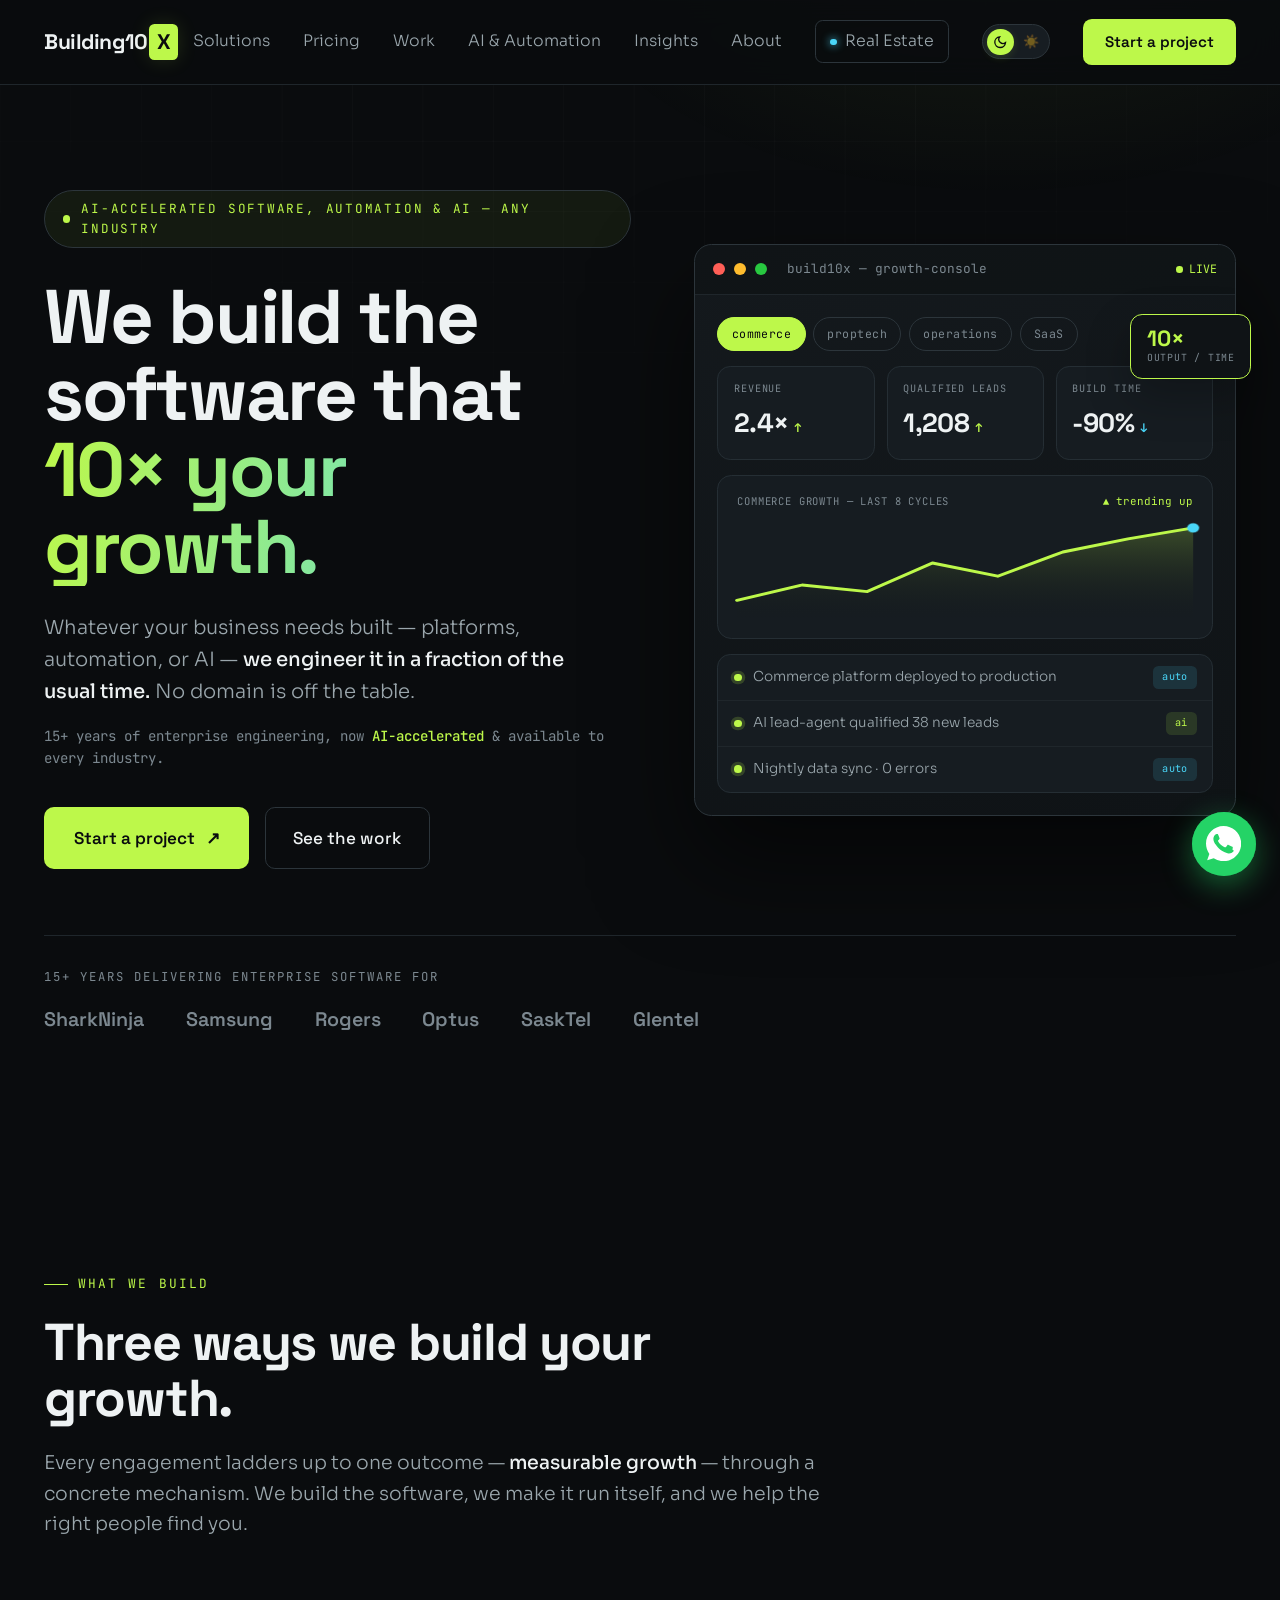
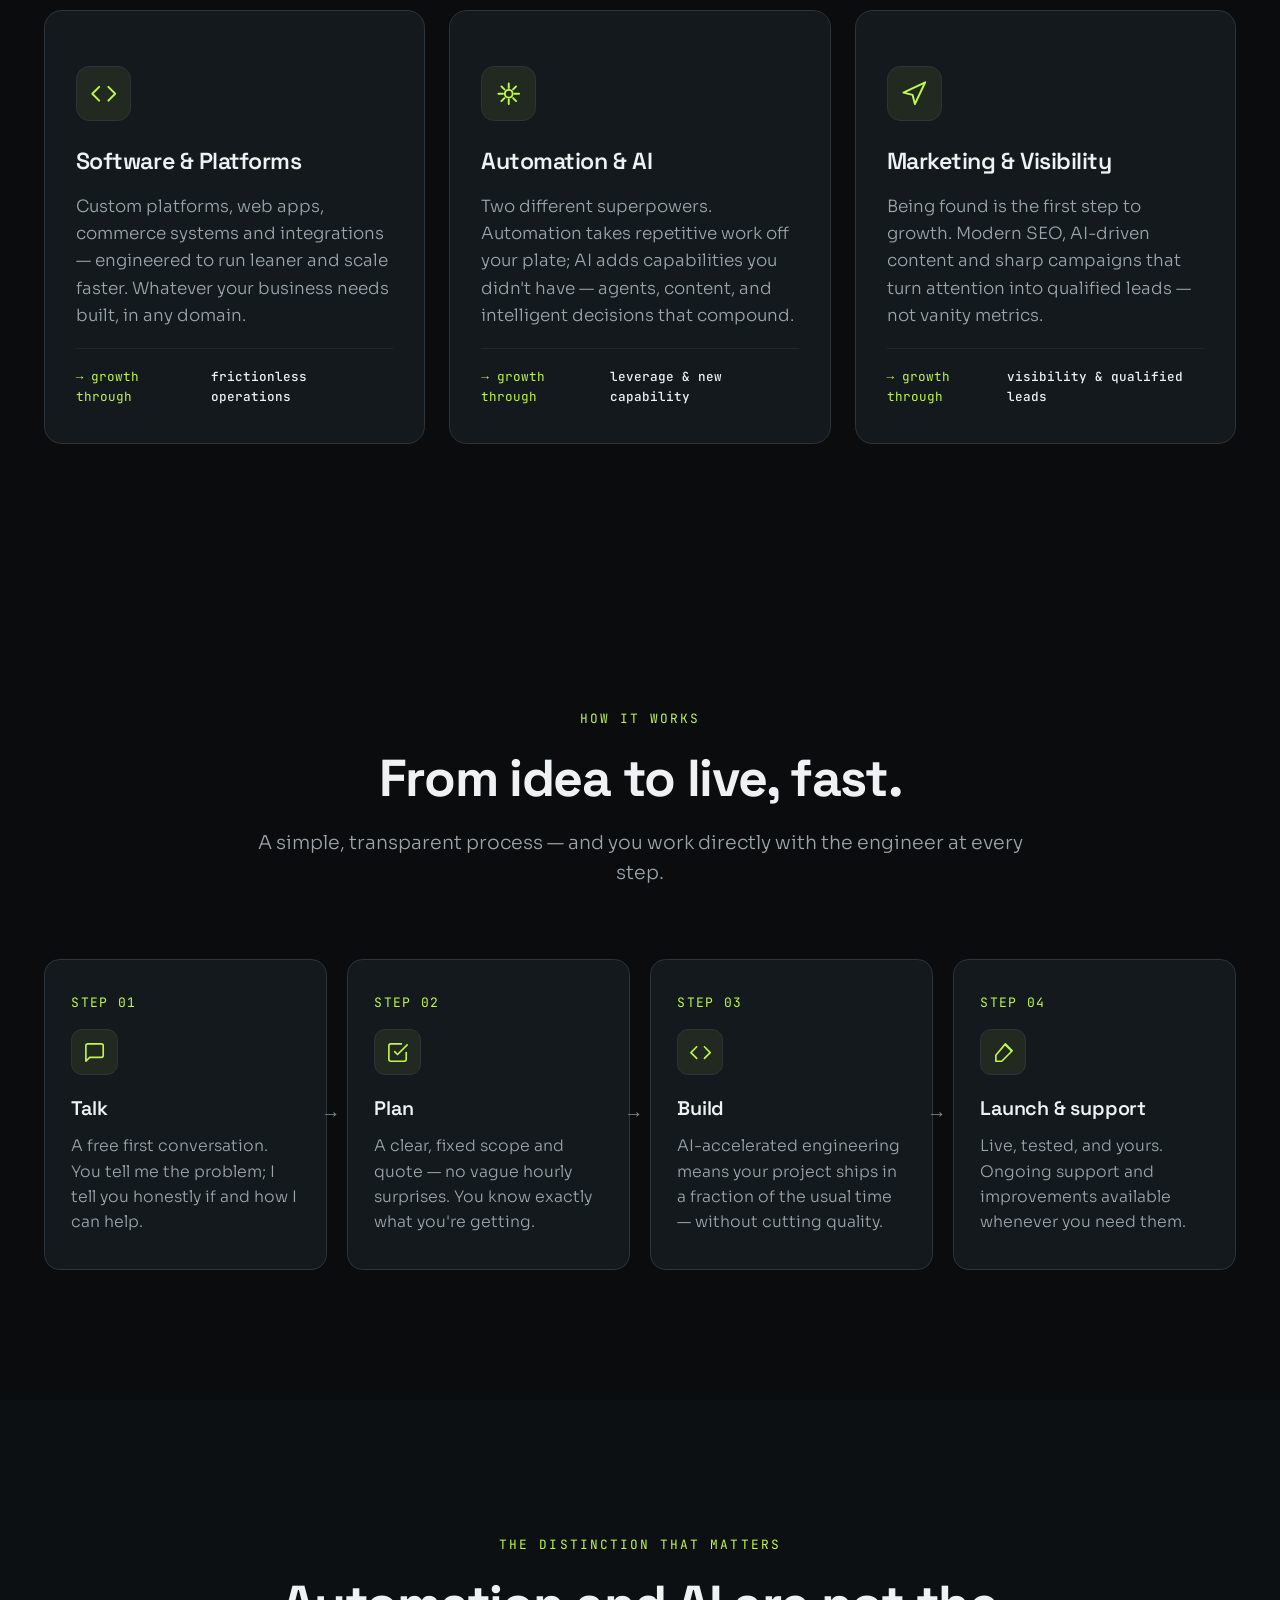
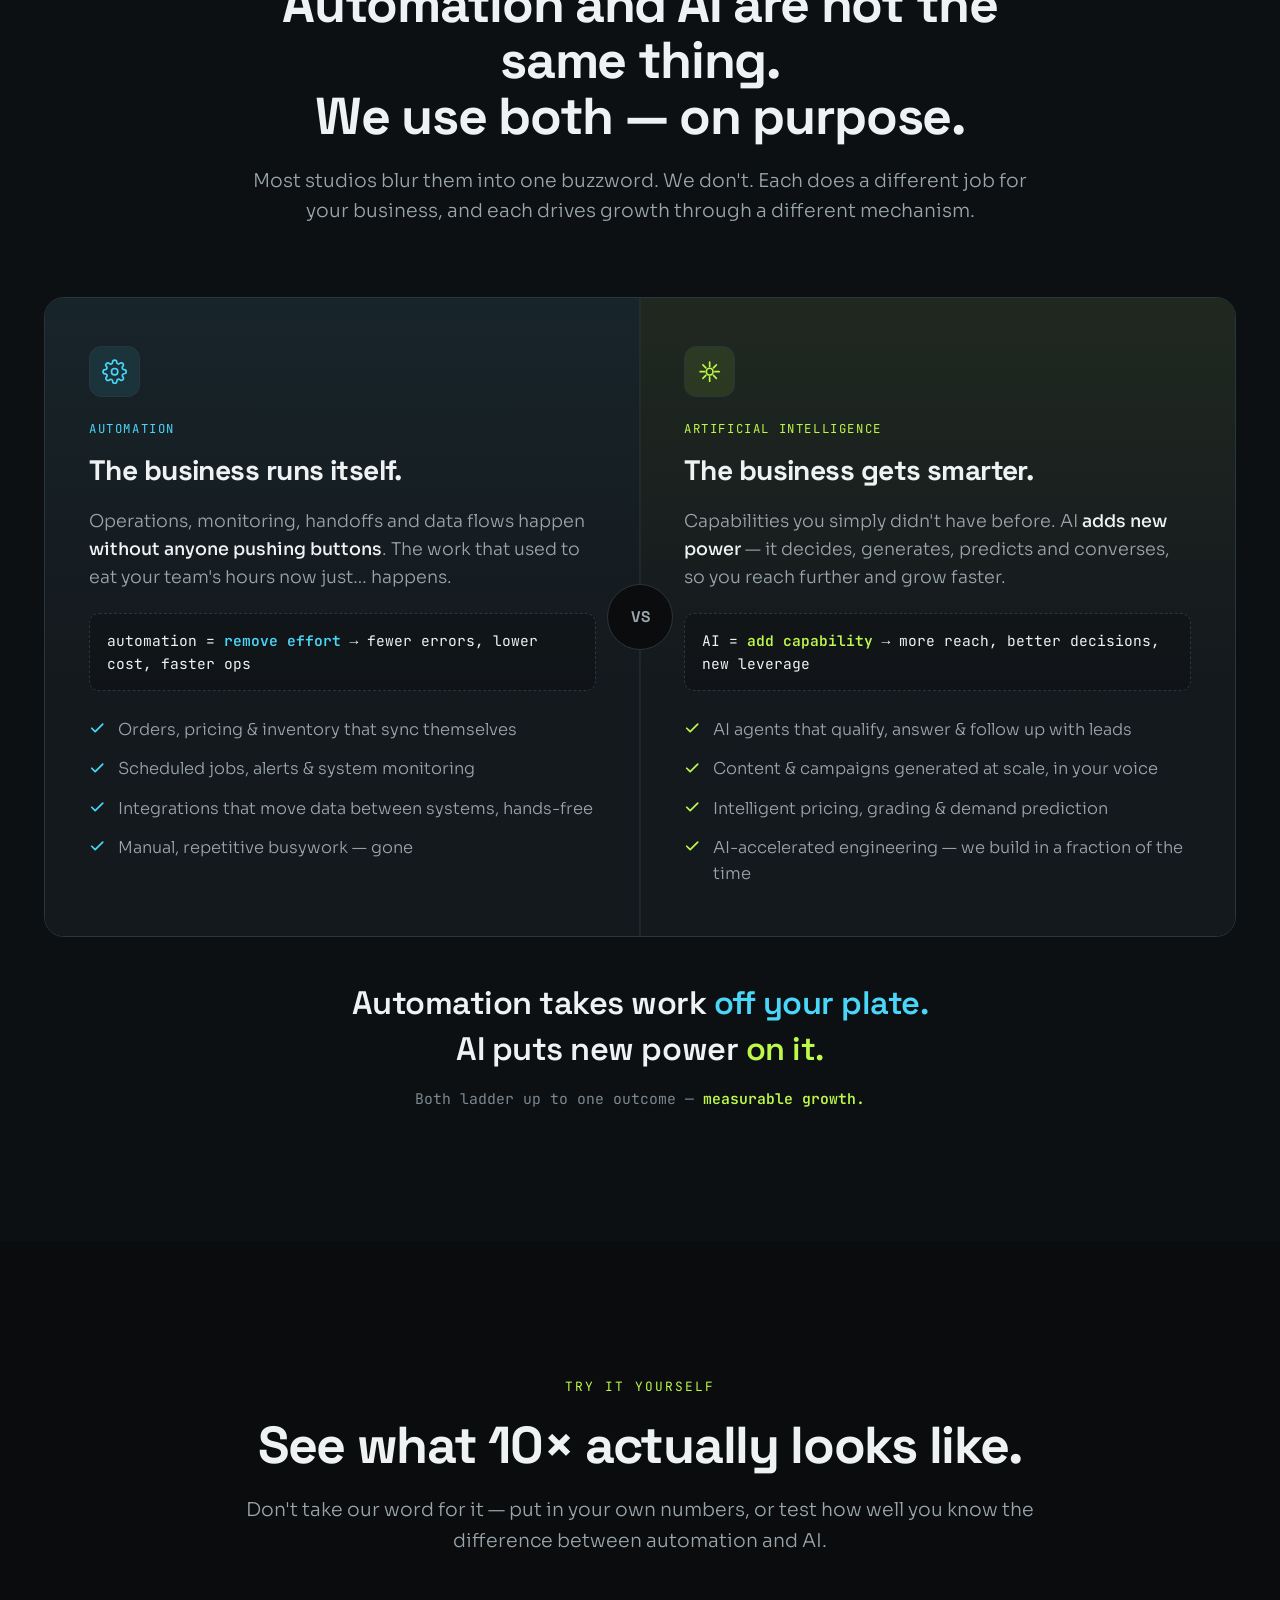
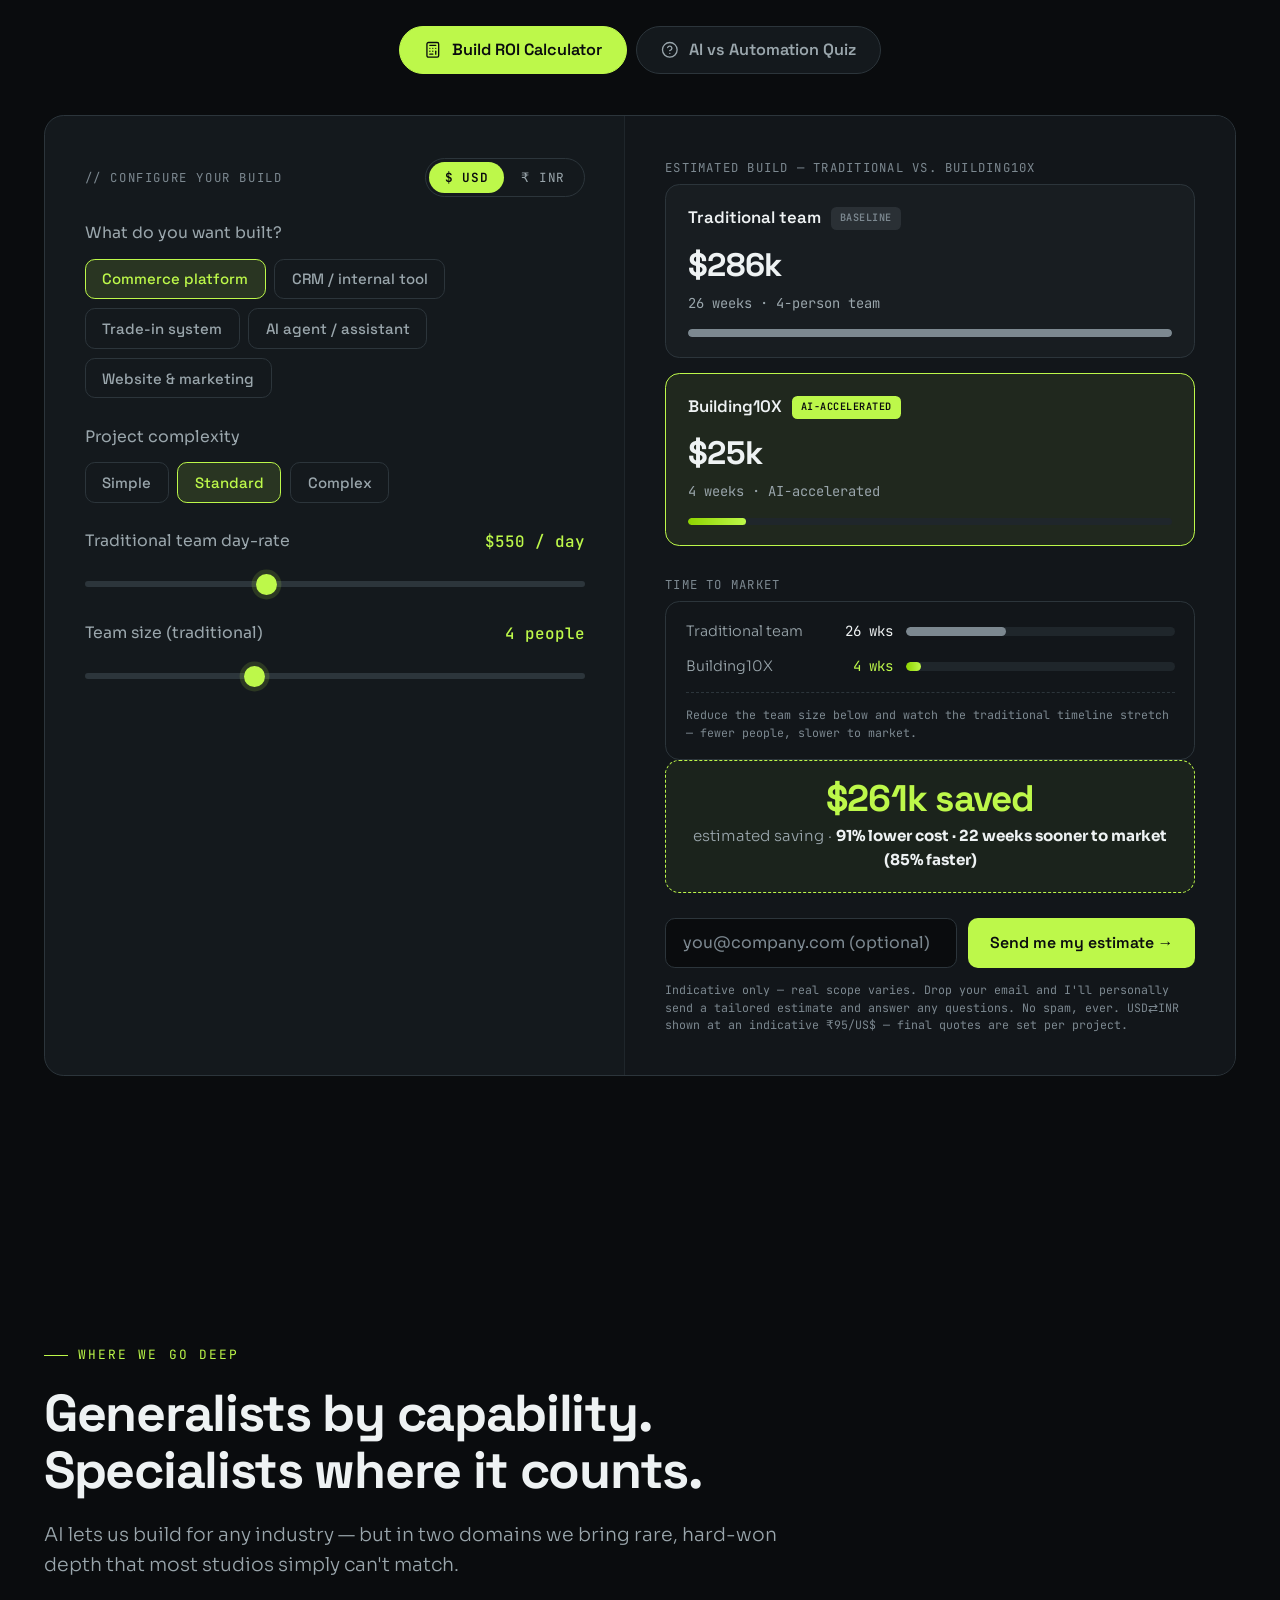
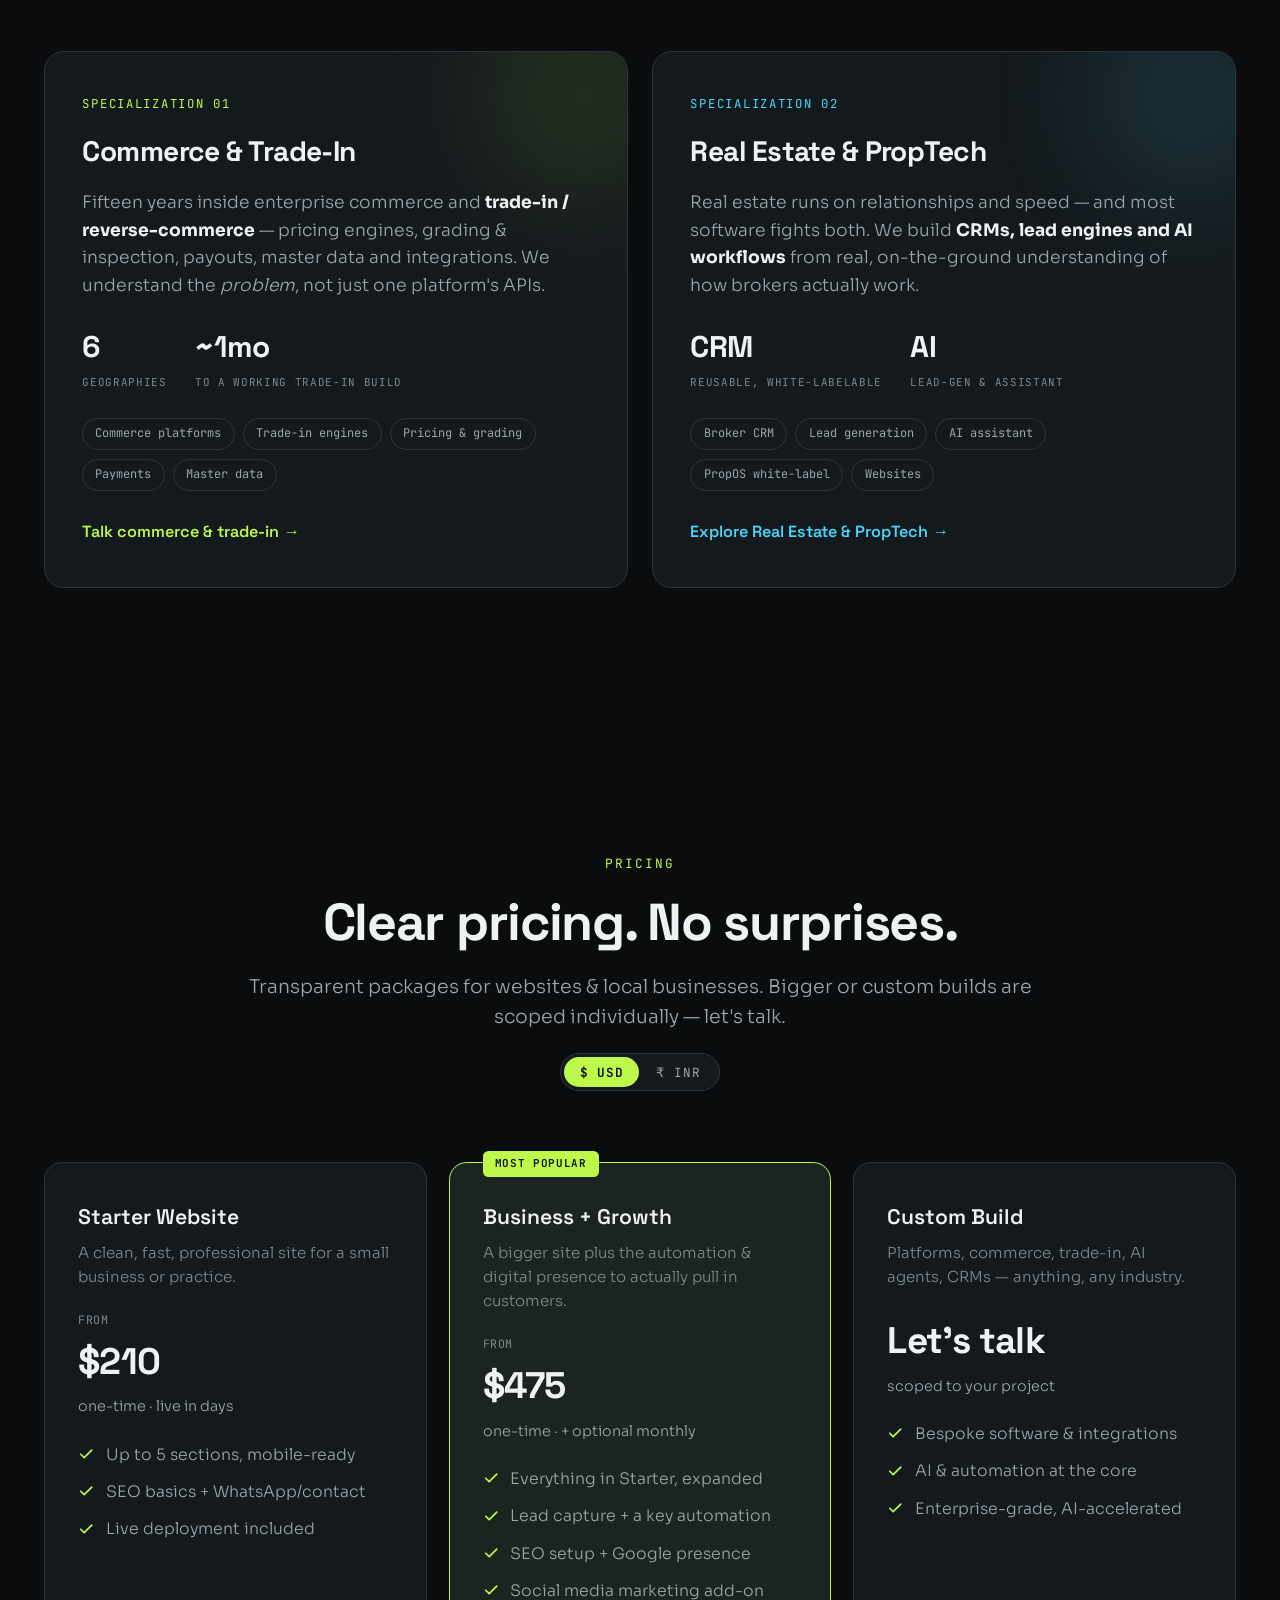
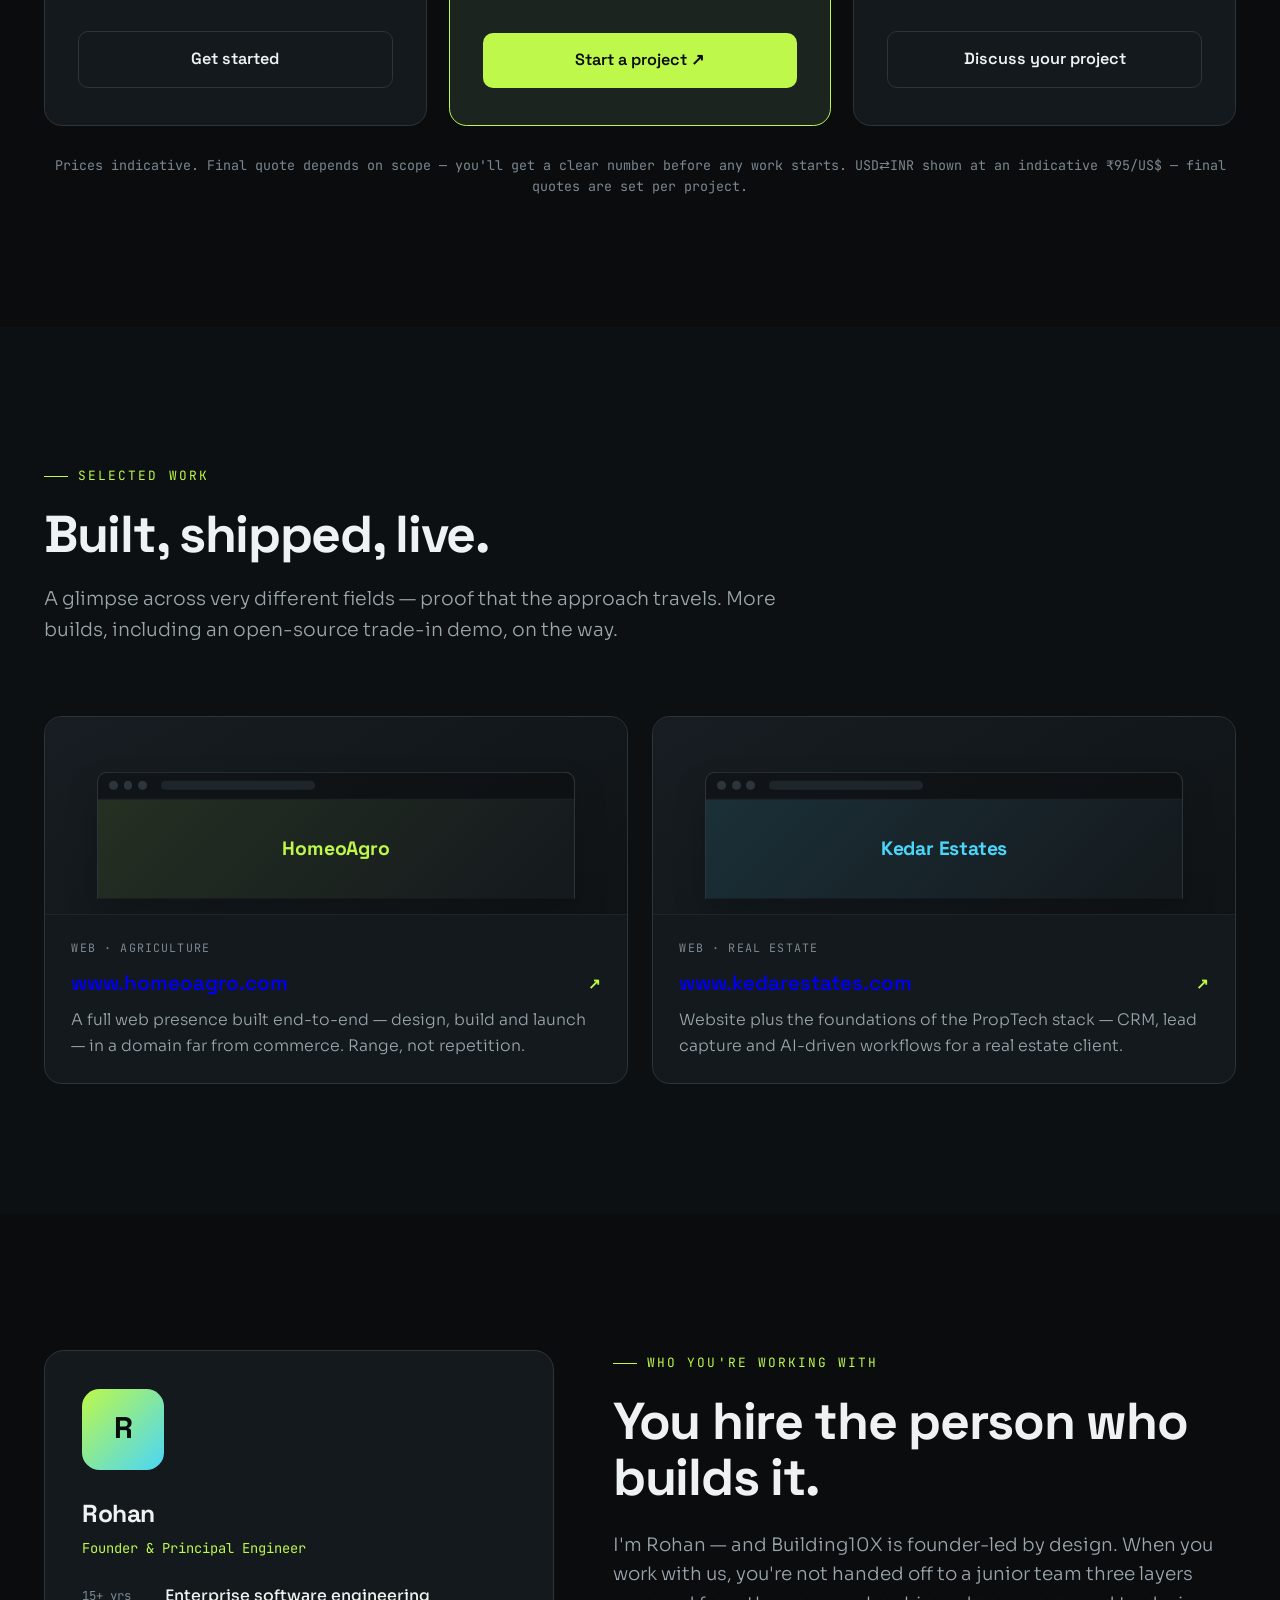
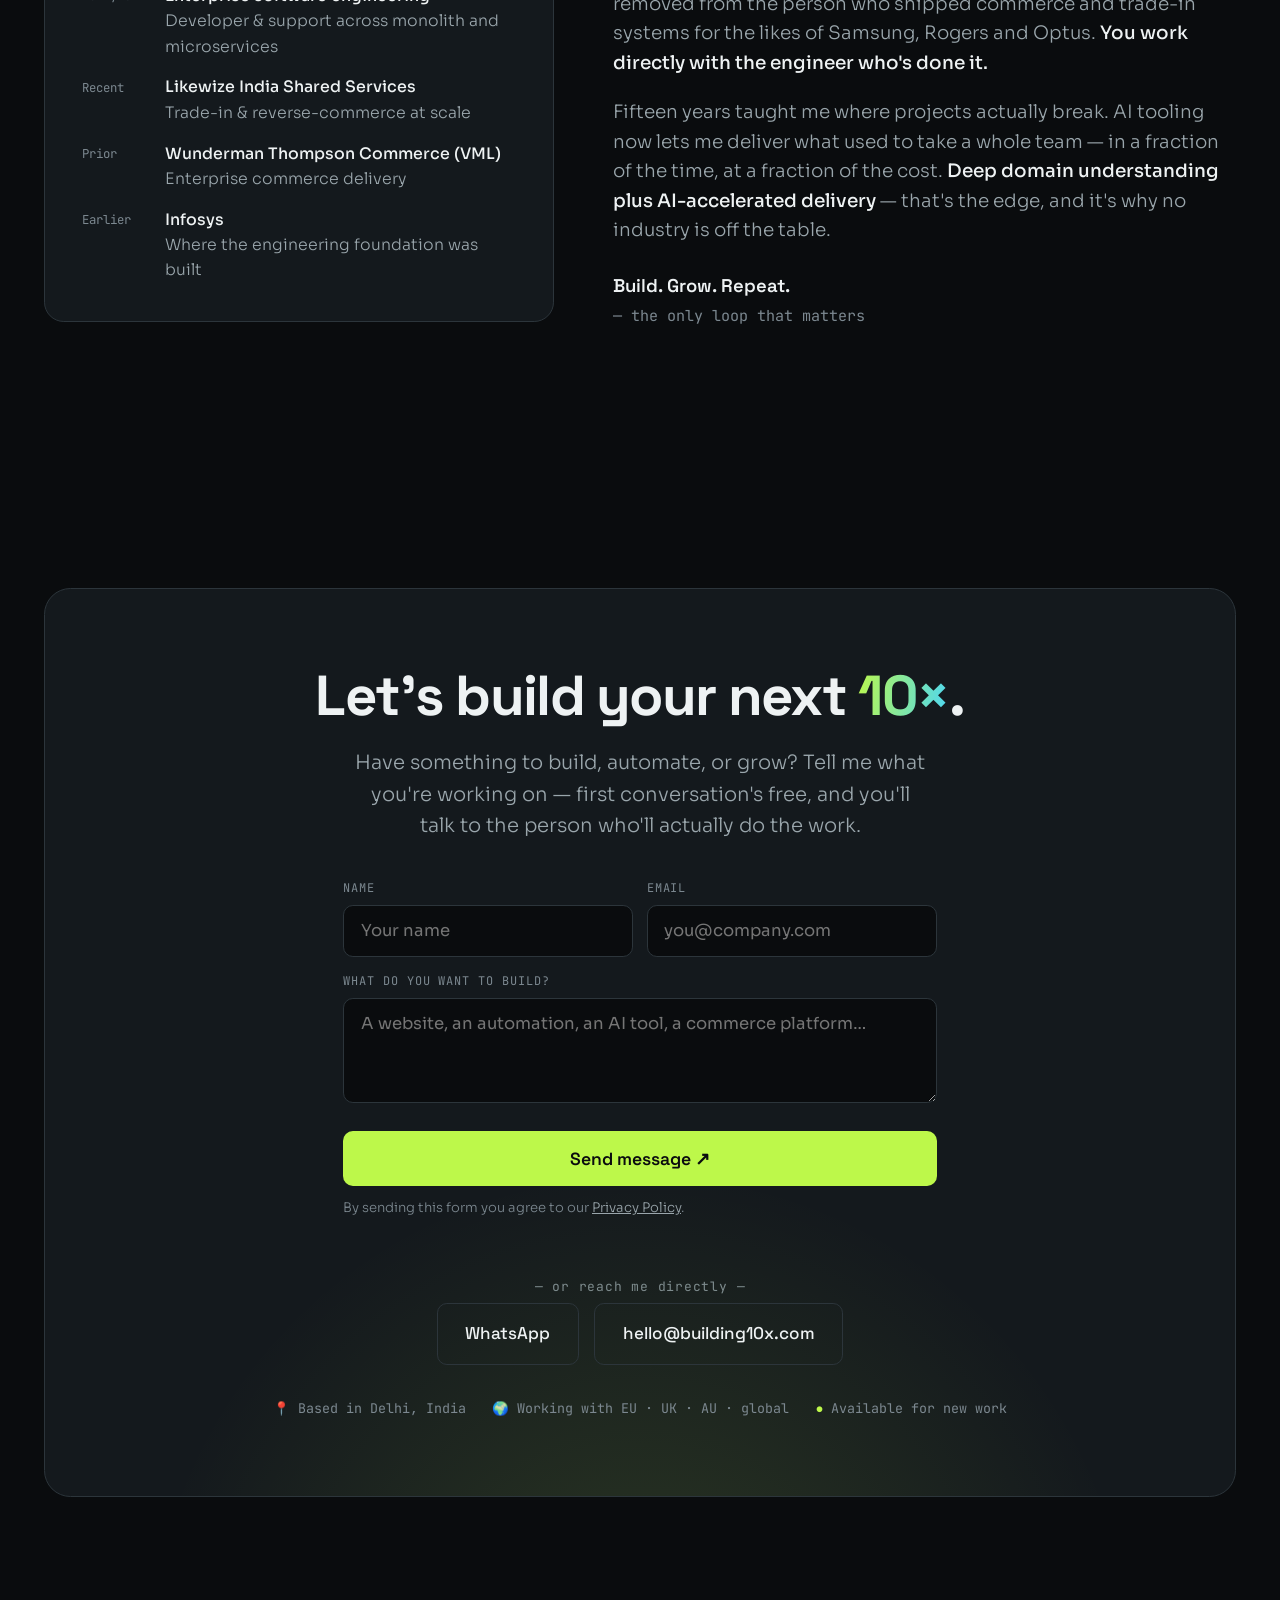
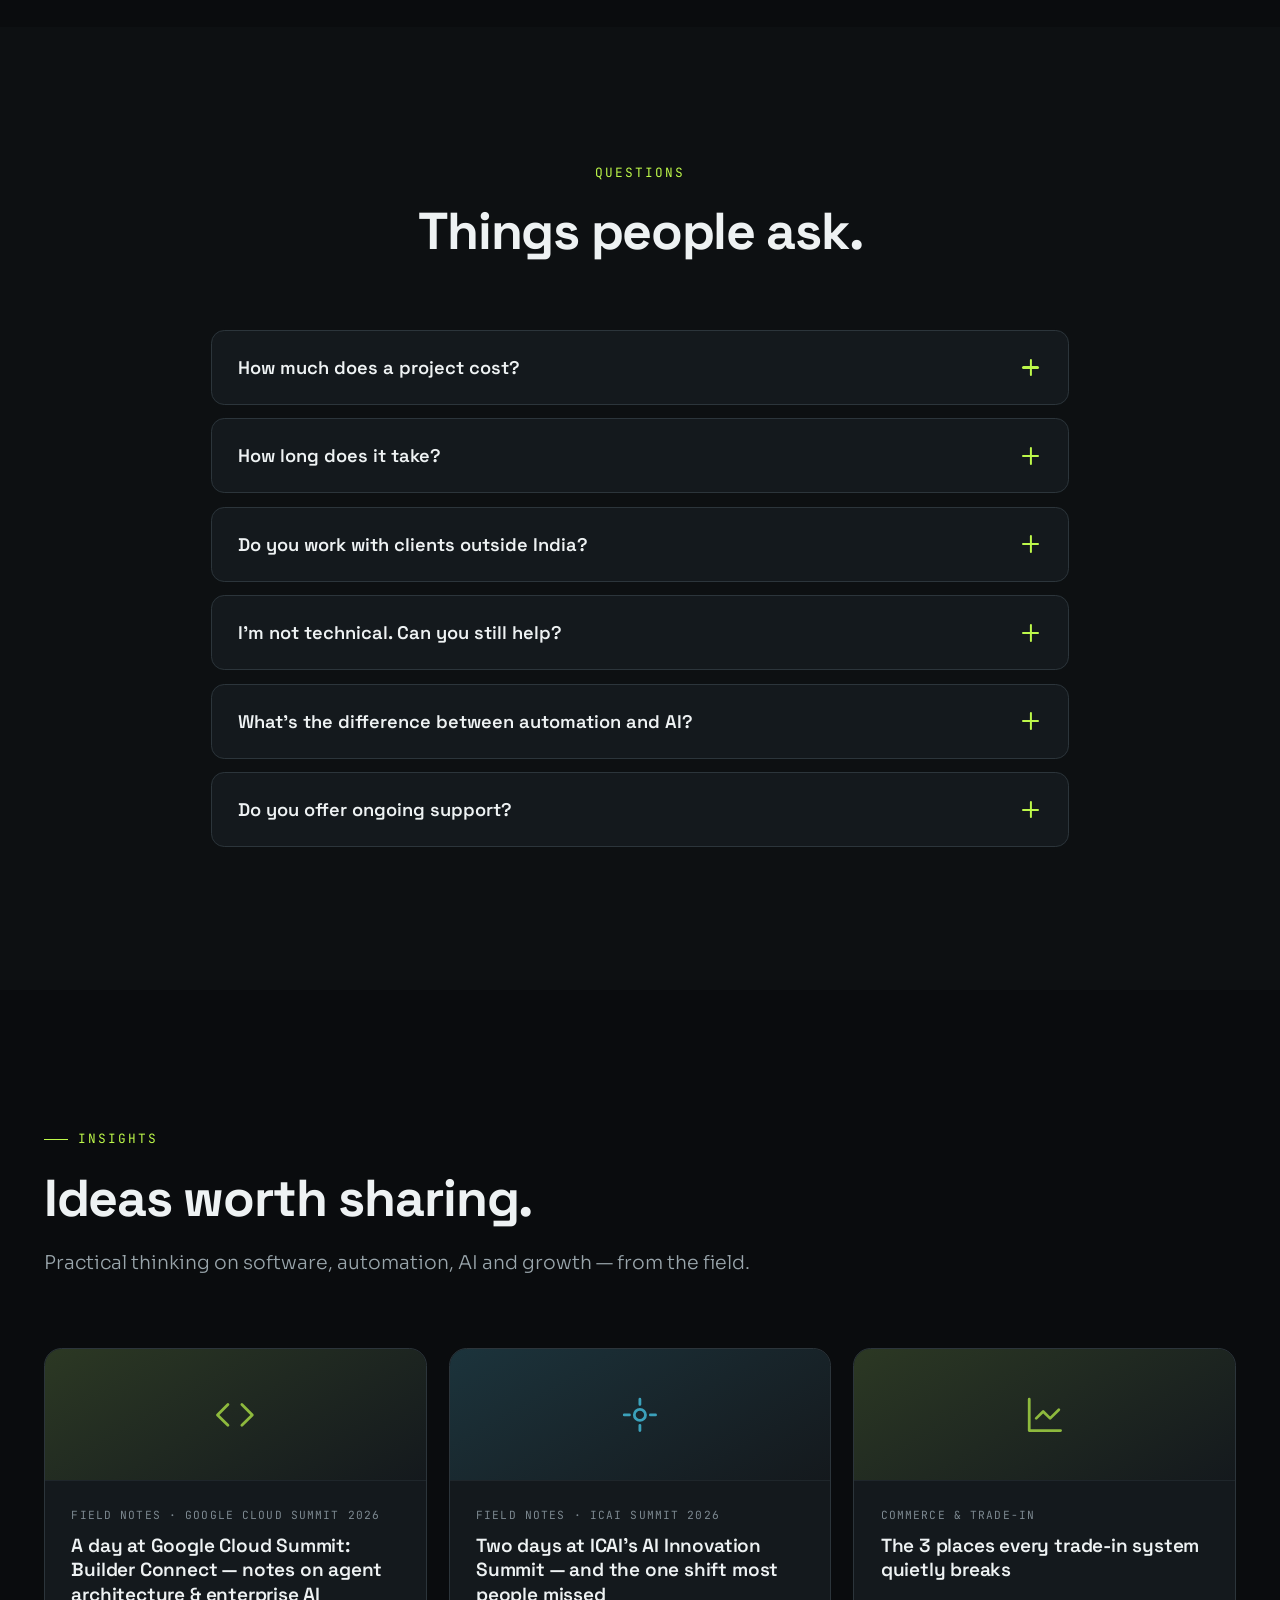
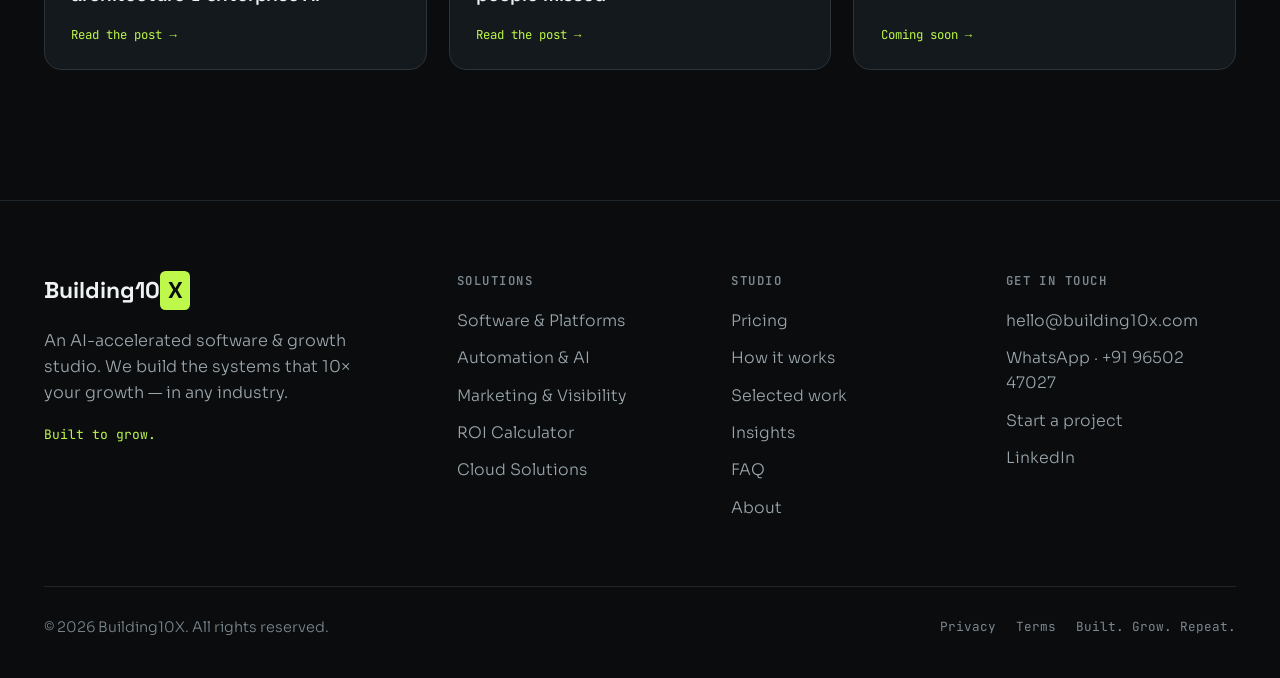
<file: index.html>
<!DOCTYPE html>
<html lang="en">
<head>
<meta charset="UTF-8">
<meta name="viewport" content="width=device-width, initial-scale=1.0, viewport-fit=cover">
<title>Building10X — AI-Accelerated Software, Automation & AI</title>
<meta name="description" content="Building10X builds custom software, automation, and AI solutions for businesses in any industry — delivered in a fraction of the usual time. 15+ years of enterprise engineering, now AI-accelerated.">
<meta name="author" content="Building10X">
<meta name="theme-color" content="#0a0c0e">
<link rel="canonical" href="https://building10x.com/">
<script>
  /* Apply saved theme before first paint (shared with blog pages via localStorage) */
  try{document.documentElement.dataset.theme=localStorage.getItem('theme')||'dark';}catch(e){document.documentElement.dataset.theme='dark';}
</script>

<!-- Favicon -->
<link rel="icon" href="/favicon.ico" sizes="any">
<link rel="icon" type="image/svg+xml" href="/favicon.svg">
<link rel="icon" type="image/png" sizes="96x96" href="/favicon-96x96.png">
<link rel="apple-touch-icon" href="/apple-touch-icon.png">

<!-- OpenGraph (LinkedIn / WhatsApp / FB share preview) -->
<meta property="og:type" content="website">
<meta property="og:url" content="https://building10x.com/">
<meta property="og:title" content="Building10X — AI-Accelerated Software, Automation & AI">
<meta property="og:description" content="We build the software that 10× your growth — any industry, delivered fast through AI-accelerated engineering. 15+ years of enterprise experience.">
<meta property="og:site_name" content="Building10X">
<meta property="og:image" content="https://building10x.com/og-image.png">
<meta property="og:image:width" content="1200">
<meta property="og:image:height" content="630">
<meta property="og:image:alt" content="Building10X — AI-accelerated software, automation and AI. Built to grow.">

<!-- Twitter -->
<meta name="twitter:card" content="summary_large_image">
<meta name="twitter:title" content="Building10X — AI-Accelerated Software, Automation & AI">
<meta name="twitter:description" content="We build the software that 10× your growth — any industry, AI-accelerated.">
<meta name="twitter:image" content="https://building10x.com/og-image.png">

<!-- LocalBusiness / Organization structured data (helps Google understand the business) -->
<script type="application/ld+json">
{
  "@context": "https://schema.org",
  "@type": "ProfessionalService",
  "name": "Building10X",
  "description": "AI-accelerated software, automation, and AI studio building custom solutions for any industry.",
  "url": "https://building10x.com",
  "logo": "https://building10x.com/logo.png",
  "image": "https://building10x.com/og-image.png",
  "email": "hello@building10x.com",
  "telephone": "+91-9650247027",
  "areaServed": ["IN", "AU", "GB", "AE", "US", "CA", "EU"],
  "address": { "@type": "PostalAddress", "addressLocality": "New Delhi", "addressRegion": "Delhi", "addressCountry": "IN" },
  "founder": { "@type": "Person", "name": "Rohan Sharma", "url": "https://building10x.com" },
  "sameAs": ["https://www.linkedin.com/company/building10x"],
  "slogan": "Built to grow.",
  "knowsAbout": ["Software Development", "Automation", "Artificial Intelligence", "E-commerce", "Trade-In Systems", "Real Estate Technology", "Web Development", "SEO"]
}
</script>

<!-- FAQ structured data (mirrors the on-page FAQ section) -->
<script type="application/ld+json">
{
  "@context": "https://schema.org",
  "@type": "FAQPage",
  "mainEntity": [
    { "@type": "Question", "name": "How much does a project cost?",
      "acceptedAnswer": { "@type": "Answer", "text": "Websites for small businesses typically start around ₹20,000, and a website-plus-growth package around ₹45,000. Larger or custom builds (platforms, commerce, AI tools) are scoped individually. You'll always get a clear, fixed quote before any work begins — no hourly surprises." } },
    { "@type": "Question", "name": "How long does it take?",
      "acceptedAnswer": { "@type": "Answer", "text": "Much faster than traditional development. Because I build with AI-accelerated engineering, a professional website can go live in days, and even larger builds ship in a fraction of the usual timeline. You'll get a realistic date in the planning step." } },
    { "@type": "Question", "name": "Do you work with clients outside India?",
      "acceptedAnswer": { "@type": "Answer", "text": "Yes. I work with clients across the UK, EU, Middle East, US, Canada and Australia, as well as locally in Delhi NCR. Most work happens remotely, with clear communication throughout." } },
    { "@type": "Question", "name": "I'm not technical. Can you still help?",
      "acceptedAnswer": { "@type": "Answer", "text": "Absolutely — most clients aren't technical, and that's the point. You explain your business and your goal in plain language; I handle everything technical and explain things without jargon. You work directly with me, not a call centre." } },
    { "@type": "Question", "name": "What's the difference between automation and AI?",
      "acceptedAnswer": { "@type": "Answer", "text": "Automation removes effort — repetitive tasks happen by themselves (data syncing, alerts, follow-ups). AI adds capability — things you couldn't do before (intelligent agents, content at scale, prediction). Most businesses benefit from both; I'll help you figure out which solves your problem." } },
    { "@type": "Question", "name": "Do you offer ongoing support?",
      "acceptedAnswer": { "@type": "Answer", "text": "Yes. After launch you can take a support or improvement plan, or just reach out when you need changes. Your site and systems are yours — I'm here when you want to grow them further." } }
  ]
}
</script>

<link rel="stylesheet" href="/fonts/fonts.css">
<style>
  /* ============================================================
     THEME SYSTEM — dark (default) + light, both hand-tuned
     ============================================================ */
  :root, [data-theme="dark"]{
    --bg:#0a0c0e; --bg-soft:#0f1316; --panel:#14191d; --panel-2:#171d22;
    --line:#1f262b; --line-bright:#2c353b;
    --ink:#eef2f3; --ink-dim:#9aa6ac; --ink-faint:#7c8890;
    --accent:#bdf84a; --accent-deep:#8fd400; --accent-2:#4ad6f8;
    --accent-glow:rgba(189,248,74,.14);
    --grad-a:#bdf84a; --grad-b:#4ad6f8;
    --x-text:#0a0c0e;
    --grid-rgb:255,255,255; --grid-op:.018;
    --card:#161c21; --card-line:#252e34;
    --shadow:0 40px 90px rgba(0,0,0,.55);
    --tick-up:#bdf84a; --tick-down:#4ad6f8;
    --chart-line:#bdf84a; --chart-fill-a:rgba(189,248,74,.22); --chart-head:#4ad6f8;
  }
  [data-theme="light"]{
    --bg:#f4f3ef; --bg-soft:#ffffff; --panel:#ffffff; --panel-2:#fbfbf8;
    --line:#e3e1da; --line-bright:#d2cfc4;
    --ink:#16181c; --ink-dim:#5a5d63; --ink-faint:#6b6d67;
    --accent:#1a6b3c; --accent-deep:#0f4f2a; --accent-2:#c2502a;
    --accent-glow:rgba(26,107,60,.12);
    --grad-a:#1a6b3c; --grad-b:#c2502a;
    --x-text:#ffffff;
    --grid-rgb:120,120,120; --grid-op:.035;
    --card:#ffffff; --card-line:#e8e6df;
    --shadow:0 30px 70px rgba(20,30,20,.10);
    --tick-up:#1a6b3c; --tick-down:#c2502a;
    --chart-line:#1a6b3c; --chart-fill-a:rgba(26,107,60,.18); --chart-head:#c2502a;
  }

  *{margin:0;padding:0;box-sizing:border-box}
  html{scroll-behavior:smooth}
  body{
    background:var(--bg); color:var(--ink);
    font-family:'Sora',sans-serif; font-weight:300; line-height:1.6;
    -webkit-font-smoothing:antialiased; overflow-x:hidden;
    transition:background .55s ease, color .55s ease;
    zoom:1.10;                /* enlarge entire page ~10% (like browser zoom) */
  }
  /* On small screens, don't zoom — phones are already space-constrained */
  @media(max-width:880px){ body{ zoom:1; } }
  body::before{
    content:"";position:fixed;inset:0;z-index:0;pointer-events:none;
    background-image:
      linear-gradient(rgba(var(--grid-rgb),var(--grid-op)) 1px,transparent 1px),
      linear-gradient(90deg,rgba(var(--grid-rgb),var(--grid-op)) 1px,transparent 1px);
    background-size:64px 64px;
    mask-image:radial-gradient(ellipse 90% 70% at 50% 0%,#000 30%,transparent 80%);
    transition:opacity .55s;
  }
  body::after{
    content:"";position:fixed;inset:0;z-index:0;pointer-events:none;opacity:.5;
    background:radial-gradient(ellipse 60% 50% at 78% -8%,var(--accent-glow),transparent 60%);
    transition:background .55s;
  }
  .wrap{max-width:1380px;margin:0 auto;padding:0 40px;position:relative;z-index:2}
  .mono{font-family:'JetBrains Mono',monospace}

  /* ============ NAV ============ */
  header{
    position:sticky;top:0;z-index:50;backdrop-filter:blur(14px);
    background:color-mix(in srgb, var(--bg) 88%, transparent);
    border-bottom:1px solid var(--line);transition:all .55s;
  }
  .nav{display:flex;align-items:center;justify-content:space-between;height:76px}
  .brand{display:flex;align-items:center;gap:11px;text-decoration:none}
  .brand .mark{font-family:'Space Grotesk',sans-serif;font-weight:700;font-size:1.2rem;letter-spacing:-.02em;display:flex;align-items:center;color:var(--ink)}
  .brand .x{color:var(--x-text);background:var(--accent);padding:1px 7px;border-radius:5px;margin-left:1px;box-shadow:0 0 18px var(--accent-glow);font-weight:700;transition:all .55s}
  .nav-right{display:flex;align-items:center;gap:30px}
  .nav-links{display:flex;align-items:center;gap:30px}
  .nav-links a{color:var(--ink-dim);text-decoration:none;font-size:.9rem;position:relative;transition:color .25s}
  .nav-links a:hover{color:var(--ink)}
  .nav-links a::after{content:"";position:absolute;left:0;bottom:-6px;height:1px;width:0;background:var(--accent);transition:width .3s}
  .nav-links a:hover::after{width:100%}
  .nav-re{display:inline-flex;align-items:center;gap:7px;border:1px solid var(--line-bright);border-radius:7px;padding:7px 13px;font-size:.8rem;color:var(--ink-dim);transition:all .25s}
  .nav-re::after{display:none}
  .nav-re:hover{border-color:var(--accent);color:var(--ink)}
  .nav-re .dot{width:6px;height:6px;border-radius:50%;background:var(--accent-2);box-shadow:0 0 8px var(--accent-2)}
  .nav-cta{background:var(--accent);color:var(--x-text);text-decoration:none;font-family:'Space Grotesk',sans-serif;font-weight:600;font-size:.86rem;padding:10px 20px;border-radius:8px;transition:all .25s}
  .nav-cta:hover{transform:translateY(-1px);box-shadow:0 8px 30px var(--accent-glow)}
  .nav-menu-cta{display:none}

  /* THEME TOGGLE */
  .toggle{
    position:relative;width:62px;height:32px;border-radius:100px;cursor:pointer;
    border:1px solid var(--line-bright);background:var(--panel-2);
    display:flex;align-items:center;padding:0 4px;transition:all .55s;flex-shrink:0;
  }
  .toggle .knob{
    position:absolute;width:24px;height:24px;border-radius:50%;
    background:var(--accent);left:4px;transition:transform .42s cubic-bezier(.5,.1,.2,1), background .55s;
    display:flex;align-items:center;justify-content:center;box-shadow:0 2px 8px var(--accent-glow);
  }
  [data-theme="light"] .toggle .knob{transform:translateX(30px)}
  .toggle .ico{position:absolute;font-size:.74rem;line-height:1;transition:opacity .3s}
  .toggle .sun{right:9px;opacity:.4}
  .toggle .moon{left:9px;opacity:1}
  [data-theme="light"] .toggle .moon{opacity:.4}
  [data-theme="light"] .toggle .sun{opacity:1}
  .knob svg{width:13px;height:13px;color:var(--x-text)}

  .menu-btn{display:none;background:transparent;border:1px solid var(--line-bright);border-radius:9px;color:var(--ink);font-size:1.4rem;line-height:1;cursor:pointer;width:46px;height:44px;align-items:center;justify-content:center;transition:border-color .25s,color .25s}
  .menu-btn:hover,.menu-btn:active{border-color:var(--accent);color:var(--accent)}

  /* ============ HERO ============ */
  .hero{padding:96px 0 90px;position:relative}
  .hero-grid{display:grid;grid-template-columns:1.04fr .96fr;gap:58px;align-items:center}

  .eyebrow{display:inline-flex;align-items:center;gap:10px;font-family:'JetBrains Mono',monospace;font-size:.72rem;letter-spacing:.14em;text-transform:uppercase;color:var(--accent);border:1px solid var(--line-bright);border-radius:100px;padding:7px 16px;margin-bottom:28px;background:color-mix(in srgb,var(--accent) 6%,transparent);transition:all .55s}
  .eyebrow .pulse{width:7px;height:7px;border-radius:50%;background:var(--accent);animation:pulse 2.4s infinite}
  @keyframes pulse{0%{box-shadow:0 0 0 0 var(--accent-glow)}70%{box-shadow:0 0 0 9px transparent}100%{box-shadow:0 0 0 0 transparent}}

  h1.hero-title{font-family:'Space Grotesk',sans-serif;font-weight:700;font-size:clamp(2.7rem,5.4vw,4.5rem);line-height:1.01;letter-spacing:-.03em;margin-bottom:24px}
  h1.hero-title .line{display:block;overflow:hidden}
  h1.hero-title .line span{display:block;transform:translateY(110%);animation:rise .9s cubic-bezier(.16,1,.3,1) forwards}
  h1.hero-title .line:nth-child(2) span{animation-delay:.1s}
  h1.hero-title .line:nth-child(3) span{animation-delay:.2s}
  @keyframes rise{to{transform:translateY(0)}}
  .grad{background:linear-gradient(100deg,var(--grad-a),var(--grad-b));-webkit-background-clip:text;background-clip:text;-webkit-text-fill-color:transparent;transition:all .55s}
  .hero-sub{font-size:1.12rem;color:var(--ink-dim);max-width:520px;margin-bottom:16px;opacity:0;animation:fade .8s ease .48s forwards}
  .hero-sub strong{color:var(--ink);font-weight:500}
  .hero-meta{font-family:'JetBrains Mono',monospace;font-size:.8rem;color:var(--ink-faint);margin-bottom:34px;opacity:0;animation:fade .8s ease .6s forwards}
  .hero-meta b{color:var(--accent);font-weight:500;transition:color .55s}
  @keyframes fade{to{opacity:1}}
  .hero-ctas{display:flex;gap:14px;flex-wrap:wrap;opacity:0;animation:fade .8s ease .72s forwards}
  .btn-primary{background:var(--accent);color:var(--x-text);text-decoration:none;font-family:'Space Grotesk',sans-serif;font-weight:600;font-size:.97rem;padding:15px 27px;border-radius:9px;display:inline-flex;align-items:center;gap:10px;transition:transform .2s,box-shadow .3s,background .55s,color .55s}
  .btn-primary:hover{transform:translateY(-2px);box-shadow:0 14px 40px var(--accent-glow)}
  .btn-primary .arr{transition:transform .25s}
  .btn-primary:hover .arr{transform:translate(3px,-3px)}
  .btn-ghost{color:var(--ink);text-decoration:none;font-family:'Space Grotesk',sans-serif;font-weight:500;font-size:.97rem;padding:15px 25px;border-radius:9px;border:1px solid var(--line-bright);display:inline-flex;align-items:center;gap:10px;transition:all .25s}
  .btn-ghost:hover{border-color:var(--accent);color:var(--accent)}

  /* ============ ALIVE PRODUCT CONSOLE ============ */
  .console-wrap{opacity:0;animation:fade 1s ease .5s forwards;position:relative}
  .console{
    background:linear-gradient(168deg,var(--panel),var(--bg-soft));
    border:1px solid var(--line-bright);border-radius:16px;overflow:hidden;
    box-shadow:var(--shadow);position:relative;transition:background .55s,border-color .55s,box-shadow .55s;
  }
  /* top chrome bar */
  .c-bar{display:flex;align-items:center;gap:8px;padding:13px 16px;border-bottom:1px solid var(--line);background:color-mix(in srgb,var(--bg) 35%,transparent);transition:all .55s}
  .c-bar .d{width:11px;height:11px;border-radius:50%}
  .c-bar .d:nth-child(1){background:#ff5f57}.c-bar .d:nth-child(2){background:#febc2e}.c-bar .d:nth-child(3){background:#28c840}
  .c-bar .c-title{margin-left:10px;font-family:'JetBrains Mono',monospace;font-size:.73rem;color:var(--ink-faint)}
  .c-bar .c-live{margin-left:auto;display:flex;align-items:center;gap:6px;font-family:'JetBrains Mono',monospace;font-size:.66rem;color:var(--accent)}
  .c-bar .c-live .lv{width:6px;height:6px;border-radius:50%;background:var(--accent);animation:blink 1.4s infinite}
  @keyframes blink{50%{opacity:.25}}

  .c-body{padding:20px;display:flex;flex-direction:column;gap:14px}

  /* domain tabs (cycling) */
  .c-tabs{display:flex;gap:7px;flex-wrap:wrap}
  .c-tab{font-family:'JetBrains Mono',monospace;font-size:.66rem;letter-spacing:.04em;padding:6px 12px;border-radius:100px;border:1px solid var(--line-bright);color:var(--ink-faint);transition:all .4s}
  .c-tab.on{background:var(--accent);color:var(--x-text);border-color:var(--accent)}

  /* KPI cards */
  .c-kpis{display:grid;grid-template-columns:repeat(3,1fr);gap:11px}
  .kpi{background:var(--card);border:1px solid var(--card-line);border-radius:12px;padding:13px 14px;transition:background .55s,border-color .55s;position:relative;overflow:hidden}
  .kpi .kl{font-family:'JetBrains Mono',monospace;font-size:.58rem;text-transform:uppercase;letter-spacing:.09em;color:var(--ink-faint)}
  .kpi .kv{font-family:'Space Grotesk',sans-serif;font-weight:700;font-size:1.5rem;color:var(--ink);letter-spacing:-.02em;margin-top:4px;display:flex;align-items:baseline;gap:5px}
  .kpi .kv .ar{font-size:.7rem;font-weight:600}
  .kpi .ar.up{color:var(--tick-up)}.kpi .ar.down{color:var(--tick-down)}
  .kpi .spark{position:absolute;right:8px;bottom:6px;width:46px;height:20px;opacity:.5}

  /* chart */
  .c-chart{background:var(--card);border:1px solid var(--card-line);border-radius:13px;padding:15px 17px 12px;transition:all .55s}
  .c-chart .ch-top{display:flex;align-items:center;justify-content:space-between;margin-bottom:8px}
  .c-chart .ch-t{font-family:'JetBrains Mono',monospace;font-size:.6rem;text-transform:uppercase;letter-spacing:.08em;color:var(--ink-faint)}
  .c-chart .ch-leg{font-family:'JetBrains Mono',monospace;font-size:.62rem;color:var(--accent)}
  .ch-area{height:96px;position:relative}
  .ch-area svg{width:100%;height:100%;display:block;overflow:visible}

  /* live status rows */
  .c-rows{display:flex;flex-direction:column;gap:0;background:var(--card);border:1px solid var(--card-line);border-radius:12px;overflow:hidden;transition:all .55s}
  .c-row{display:flex;align-items:center;gap:10px;padding:10px 14px;border-bottom:1px solid var(--line);font-size:.78rem;color:var(--ink-dim);opacity:0;transform:translateY(6px)}
  .c-row.show{opacity:1;transform:none;transition:all .5s}
  .c-row:last-child{border:none}
  .c-row .rdot{width:7px;height:7px;border-radius:50%;background:var(--accent);flex-shrink:0;box-shadow:0 0 0 3px color-mix(in srgb,var(--accent) 18%,transparent)}
  .c-row .rtxt{flex:1}
  .c-row .rtag{font-family:'JetBrains Mono',monospace;font-size:.58rem;padding:3px 8px;border-radius:5px;letter-spacing:.04em}
  .c-row .rtag.auto{color:var(--accent-2);background:color-mix(in srgb,var(--accent-2) 12%,transparent)}
  .c-row .rtag.ai{color:var(--accent);background:color-mix(in srgb,var(--accent) 12%,transparent)}

  /* floating accent badge */
  .c-badge{
    position:absolute;right:-14px;top:64px;z-index:5;
    background:var(--bg-soft);border:1px solid var(--accent);border-radius:11px;
    padding:11px 14px;box-shadow:0 16px 40px rgba(0,0,0,.25);
    display:flex;flex-direction:column;gap:1px;animation:floaty 4s ease-in-out infinite;transition:background .55s,border-color .55s;
  }
  @keyframes floaty{0%,100%{transform:translateY(0)}50%{transform:translateY(-7px)}}
  .c-badge .bn{font-family:'Space Grotesk',sans-serif;font-weight:700;font-size:1.25rem;color:var(--accent);line-height:1}
  .c-badge .bl{font-family:'JetBrains Mono',monospace;font-size:.56rem;text-transform:uppercase;letter-spacing:.08em;color:var(--ink-faint)}

  .trust{margin-top:60px;padding-top:28px;border-top:1px solid var(--line);opacity:0;animation:fade .8s ease .95s forwards}
  .trust-label{font-family:'JetBrains Mono',monospace;font-size:.7rem;letter-spacing:.16em;text-transform:uppercase;color:var(--ink-faint);margin-bottom:16px}
  .trust-logos{display:flex;align-items:center;gap:38px;flex-wrap:wrap}
  .trust-logos span{font-family:'Space Grotesk',sans-serif;font-weight:600;font-size:1.12rem;color:var(--ink-faint);transition:color .3s;cursor:default}
  .trust-logos span:hover{color:var(--ink-dim)}

  .preview-note{margin-top:40px;text-align:center;font-family:'JetBrains Mono',monospace;font-size:.78rem;color:var(--ink-faint)}
  .preview-note b{color:var(--accent)}

  @media(max-width:880px){
    .hero-grid{grid-template-columns:1fr;gap:48px}
    .menu-btn{display:flex}
    .nav-right .nav-cta{display:none}           /* hide CTA in top bar to avoid mis-tap; it's in the menu */
    .nav-right{gap:14px;margin-right:14px}        /* space the toggle away from the hamburger */
    .nav{gap:10px}
    /* mobile nav as a dropdown panel */
    .nav-links{
      display:flex;position:absolute;top:100%;left:0;right:0;
      flex-direction:column;align-items:stretch;gap:0;
      background:var(--bg-soft);border-bottom:1px solid var(--line);
      padding:8px 0;
      max-height:0;overflow:hidden;opacity:0;pointer-events:none;
      transition:max-height .35s ease,opacity .3s ease,padding .3s ease;
    }
    header.mobile-open .nav-links{max-height:420px;opacity:1;pointer-events:auto;padding:14px 0}
    .nav-links a{padding:13px 40px;font-size:1rem}
    .nav-links a::after{display:none}
    .nav-re{margin:8px 40px 0;justify-content:flex-start;width:max-content}
    .nav-menu-cta{display:block;margin:14px 40px 4px;padding:13px 20px !important;background:var(--accent);color:var(--x-text) !important;border-radius:9px;text-align:center;font-family:'Space Grotesk',sans-serif;font-weight:600}
    .c-badge{right:8px;top:auto;bottom:-14px}
  }
  @media(max-width:560px){
    .wrap{padding:0 20px}.hero{padding:70px 0 60px}
    .c-kpis{gap:8px}.kpi .kv{font-size:1.25rem}
    .trust-logos{gap:24px}
  }

  /* ============ SHARED SECTION ============ */
  .section{padding:118px 0;position:relative}
  .section.alt{background:color-mix(in srgb,var(--bg-soft) 55%,var(--bg));transition:background .55s}
  .sec-head{max-width:720px;margin:0 0 64px}
  .sec-head.center{margin-left:auto;margin-right:auto;text-align:center}
  .sec-tag{font-family:'JetBrains Mono',monospace;font-size:.73rem;letter-spacing:.16em;text-transform:uppercase;color:var(--accent);margin-bottom:18px;display:inline-flex;align-items:center;gap:9px;transition:color .55s}
  .sec-tag::before{content:"";width:22px;height:1px;background:var(--accent);transition:background .55s}
  .sec-head.center .sec-tag::before{display:none}
  .sec-title{font-family:'Space Grotesk',sans-serif;font-weight:700;font-size:clamp(1.95rem,3.7vw,2.95rem);line-height:1.08;letter-spacing:-.025em;margin-bottom:20px}
  .sec-intro{font-size:1.08rem;color:var(--ink-dim);font-weight:300}
  .sec-intro strong{color:var(--ink);font-weight:500}

  .reveal{opacity:0;transform:translateY(28px);transition:opacity .75s cubic-bezier(.16,1,.3,1),transform .75s cubic-bezier(.16,1,.3,1)}
  .reveal.in{opacity:1;transform:none}
  .reveal.d1{transition-delay:.08s}.reveal.d2{transition-delay:.16s}.reveal.d3{transition-delay:.24s}.reveal.d4{transition-delay:.32s}

  /* ============ SERVICES ============ */
  .svc-grid{display:grid;grid-template-columns:repeat(3,1fr);gap:22px}
  .svc{
    background:var(--panel);border:1px solid var(--line-bright);border-radius:16px;padding:32px 28px;
    position:relative;overflow:hidden;transition:transform .35s,border-color .35s,background .55s,box-shadow .35s;
  }
  .svc::before{content:"";position:absolute;top:0;left:0;right:0;height:2px;background:linear-gradient(90deg,var(--accent),transparent);transform:scaleX(0);transform-origin:left;transition:transform .4s}
  .svc:hover{transform:translateY(-5px);border-color:var(--accent);box-shadow:0 24px 50px var(--accent-glow)}
  .svc:hover::before{transform:scaleX(1)}
  .svc-num{font-family:'JetBrains Mono',monospace;font-size:.72rem;color:var(--ink-faint);letter-spacing:.1em}
  .svc-icon{width:50px;height:50px;border-radius:12px;display:flex;align-items:center;justify-content:center;margin:18px 0 20px;border:1px solid var(--line-bright);color:var(--accent);background:color-mix(in srgb,var(--accent) 7%,transparent);transition:all .55s}
  .svc-icon svg{width:25px;height:25px}
  .svc h3{font-family:'Space Grotesk',sans-serif;font-weight:600;font-size:1.32rem;letter-spacing:-.02em;margin-bottom:12px}
  .svc p{font-size:.96rem;color:var(--ink-dim);margin-bottom:18px}
  .svc .svc-mech{font-family:'JetBrains Mono',monospace;font-size:.72rem;color:var(--accent);display:flex;align-items:center;gap:8px;padding-top:16px;border-top:1px solid var(--line);transition:color .55s}
  .svc .svc-mech b{color:var(--ink);font-weight:500}

  /* ============ AI vs AUTOMATION ============ */
  .vs-grid{display:grid;grid-template-columns:1fr 1fr;border:1px solid var(--line-bright);border-radius:18px;overflow:hidden;position:relative;transition:border-color .55s}
  .vs-divider{position:absolute;left:50%;top:0;bottom:0;width:1px;background:var(--line-bright);transform:translateX(-50%);z-index:3;transition:background .55s}
  .vs-badge{position:absolute;left:50%;top:50%;transform:translate(-50%,-50%);z-index:4;width:60px;height:60px;border-radius:50%;background:var(--bg);border:1px solid var(--line-bright);display:flex;align-items:center;justify-content:center;font-family:'Space Grotesk',sans-serif;font-weight:700;font-size:.88rem;color:var(--ink-dim);transition:all .55s}
  .vs-col{padding:44px 40px;position:relative;background:var(--panel);transition:background .55s}
  .vs-col.auto{background:linear-gradient(180deg,color-mix(in srgb,var(--accent-2) 6%,var(--panel)),var(--panel) 60%)}
  .vs-col.ai{background:linear-gradient(180deg,color-mix(in srgb,var(--accent) 7%,var(--panel)),var(--panel) 60%)}
  .vs-icon{width:46px;height:46px;border-radius:11px;display:flex;align-items:center;justify-content:center;margin-bottom:20px;border:1px solid var(--line-bright);transition:all .55s}
  .vs-col.auto .vs-icon{color:var(--accent-2);background:color-mix(in srgb,var(--accent-2) 9%,transparent)}
  .vs-col.ai .vs-icon{color:var(--accent);background:color-mix(in srgb,var(--accent) 9%,transparent)}
  .vs-icon svg{width:23px;height:23px}
  .vs-kicker{font-family:'JetBrains Mono',monospace;font-size:.7rem;letter-spacing:.13em;text-transform:uppercase;margin-bottom:8px}
  .vs-col.auto .vs-kicker{color:var(--accent-2)}.vs-col.ai .vs-kicker{color:var(--accent)}
  .vs-name{font-family:'Space Grotesk',sans-serif;font-weight:700;font-size:1.6rem;letter-spacing:-.02em;margin-bottom:13px}
  .vs-def{font-size:1rem;color:var(--ink-dim);margin-bottom:6px;line-height:1.6}
  .vs-def b{color:var(--ink);font-weight:500}
  .vs-equation{font-family:'JetBrains Mono',monospace;font-size:.83rem;color:var(--ink);margin:20px 0 24px;padding:13px 15px;border-radius:9px;border:1px dashed var(--line-bright);background:color-mix(in srgb,var(--bg) 30%,transparent);transition:all .55s}
  .vs-col.auto .vs-equation b{color:var(--accent-2)}.vs-col.ai .vs-equation b{color:var(--accent)}
  .vs-list{list-style:none;display:flex;flex-direction:column;gap:12px}
  .vs-list li{display:flex;gap:11px;align-items:flex-start;font-size:.93rem;color:var(--ink-dim)}
  .vs-list .tick{flex-shrink:0;margin-top:3px;width:15px;height:15px}
  .vs-col.auto .tick{color:var(--accent-2)}.vs-col.ai .tick{color:var(--accent)}
  .vs-synth{margin-top:40px;text-align:center;max-width:780px;margin-left:auto;margin-right:auto}
  .vs-synth .big{font-family:'Space Grotesk',sans-serif;font-weight:600;font-size:clamp(1.3rem,2.4vw,1.85rem);line-height:1.4;letter-spacing:-.015em}
  .vs-synth .big .auto-w{color:var(--accent-2)}.vs-synth .big .ai-w{color:var(--accent)}
  .vs-synth .sub{margin-top:14px;color:var(--ink-faint);font-family:'JetBrains Mono',monospace;font-size:.84rem}
  .vs-synth .sub b{color:var(--accent)}

  /* ============ SPECIALIZATIONS ============ */
  .spec-grid{display:grid;grid-template-columns:1fr 1fr;gap:22px}
  .spec{border:1px solid var(--line-bright);border-radius:18px;padding:38px 34px;position:relative;overflow:hidden;background:var(--panel);transition:all .4s}
  .spec:hover{border-color:var(--accent)}
  .spec .spec-glow{position:absolute;top:-60px;right:-60px;width:200px;height:200px;border-radius:50%;background:var(--accent-glow);filter:blur(50px);opacity:.7;pointer-events:none}
  .spec.re .spec-glow{background:color-mix(in srgb,var(--accent-2) 16%,transparent)}
  .spec-label{font-family:'JetBrains Mono',monospace;font-size:.7rem;letter-spacing:.14em;text-transform:uppercase;color:var(--accent);margin-bottom:14px;position:relative}
  .spec.re .spec-label{color:var(--accent-2)}
  .spec h3{font-family:'Space Grotesk',sans-serif;font-weight:700;font-size:1.6rem;letter-spacing:-.02em;margin-bottom:14px;position:relative}
  .spec p{font-size:.98rem;color:var(--ink-dim);margin-bottom:22px;position:relative}
  .spec .chips{display:flex;flex-wrap:wrap;gap:8px;margin-bottom:24px;position:relative}
  .spec .chip{font-family:'JetBrains Mono',monospace;font-size:.68rem;padding:5px 11px;border-radius:100px;border:1px solid var(--line-bright);color:var(--ink-dim);transition:all .3s}
  .spec .chip:hover{border-color:var(--accent);color:var(--ink)}
  .spec .spec-link{position:relative;font-family:'Space Grotesk',sans-serif;font-weight:600;font-size:.92rem;color:var(--accent);text-decoration:none;display:inline-flex;align-items:center;gap:8px;transition:gap .25s}
  .spec.re .spec-link{color:var(--accent-2)}
  .spec .spec-link:hover{gap:13px}
  .spec .stat-row{display:flex;gap:26px;margin-bottom:24px;position:relative}
  .spec .stat-row .st .n{font-family:'Space Grotesk',sans-serif;font-weight:700;font-size:1.7rem;color:var(--ink);letter-spacing:-.02em}
  .spec .stat-row .st .l{font-family:'JetBrains Mono',monospace;font-size:.62rem;text-transform:uppercase;letter-spacing:.06em;color:var(--ink-faint);margin-top:2px}

  /* ============ WORK ============ */
  .work-grid{display:grid;grid-template-columns:1fr 1fr;gap:22px}
  .work-card{border:1px solid var(--line-bright);border-radius:16px;overflow:hidden;background:var(--panel);transition:all .4s;text-decoration:none;display:block}
  .work-card:hover{transform:translateY(-5px);border-color:var(--accent);box-shadow:0 24px 50px var(--accent-glow)}
  .work-vis{height:180px;position:relative;overflow:hidden;border-bottom:1px solid var(--line);background:linear-gradient(150deg,var(--panel-2),var(--bg-soft));display:flex;align-items:center;justify-content:center}
  .work-vis .browser{width:82%;border-radius:9px 9px 0 0;border:1px solid var(--line-bright);border-bottom:none;overflow:hidden;box-shadow:0 14px 30px rgba(0,0,0,.18);transform:translateY(18px);transition:transform .4s}
  .work-card:hover .work-vis .browser{transform:translateY(8px)}
  .work-vis .bbar{display:flex;gap:5px;padding:8px 10px;background:color-mix(in srgb,var(--bg) 40%,transparent);border-bottom:1px solid var(--line)}
  .work-vis .bbar i{width:8px;height:8px;border-radius:50%;background:var(--line-bright)}
  .work-vis .burl{flex:1;margin-left:8px;height:8px;border-radius:4px;background:var(--line);max-width:140px}
  .work-vis .bbody{height:90px;background:linear-gradient(135deg,color-mix(in srgb,var(--accent) 10%,var(--panel)),var(--panel));display:flex;align-items:center;justify-content:center;font-family:'Space Grotesk',sans-serif;font-weight:700;color:var(--accent);font-size:1.1rem;letter-spacing:-.01em}
  .work-card.re .work-vis .bbody{background:linear-gradient(135deg,color-mix(in srgb,var(--accent-2) 12%,var(--panel)),var(--panel));color:var(--accent-2)}
  .work-info{padding:22px 24px}
  .work-info .wtag{font-family:'JetBrains Mono',monospace;font-size:.66rem;letter-spacing:.1em;text-transform:uppercase;color:var(--ink-faint);margin-bottom:9px}
  .work-info h4{font-family:'Space Grotesk',sans-serif;font-weight:600;font-size:1.18rem;margin-bottom:7px;display:flex;align-items:center;justify-content:space-between}
  .work-info h4 .ext{font-size:.85rem;color:var(--accent)}
  .work-info p{font-size:.9rem;color:var(--ink-dim)}
  .work-soon{border:1px dashed var(--line-bright);border-radius:16px;padding:30px;display:flex;flex-direction:column;justify-content:center;align-items:flex-start;gap:8px;background:transparent}
  .work-soon .wtag{font-family:'JetBrains Mono',monospace;font-size:.66rem;letter-spacing:.1em;text-transform:uppercase;color:var(--accent)}
  .work-soon h4{font-family:'Space Grotesk',sans-serif;font-weight:600;font-size:1.15rem;color:var(--ink-dim)}
  .work-soon p{font-size:.9rem;color:var(--ink-faint)}

  /* ============ ABOUT (founder) ============ */
  .about-grid{display:grid;grid-template-columns:.9fr 1.1fr;gap:54px;align-items:center}
  .about-card{border:1px solid var(--line-bright);border-radius:18px;padding:34px;background:var(--panel);position:relative;overflow:hidden;transition:all .55s}
  .about-portrait{width:74px;height:74px;border-radius:16px;background:linear-gradient(135deg,var(--accent),var(--accent-2));display:flex;align-items:center;justify-content:center;font-family:'Space Grotesk',sans-serif;font-weight:700;font-size:1.7rem;color:var(--x-text);margin-bottom:22px;transition:all .55s}
  .about-card .aname{font-family:'Space Grotesk',sans-serif;font-weight:700;font-size:1.4rem;letter-spacing:-.02em}
  .about-card .arole{font-family:'JetBrains Mono',monospace;font-size:.78rem;color:var(--accent);margin-top:4px;margin-bottom:22px;transition:color .55s}
  .about-card .aexp{list-style:none;display:flex;flex-direction:column;gap:14px}
  .about-card .aexp li{display:flex;gap:13px;align-items:flex-start;font-size:.9rem;color:var(--ink-dim)}
  .about-card .aexp .yr{font-family:'JetBrains Mono',monospace;font-size:.7rem;color:var(--ink-faint);min-width:62px;padding-top:2px}
  .about-card .aexp b{color:var(--ink);font-weight:500;display:block}
  .about-copy .sec-title{margin-bottom:22px}
  .about-copy p{font-size:1.05rem;color:var(--ink-dim);margin-bottom:18px}
  .about-copy p strong{color:var(--ink);font-weight:500}
  .about-sign{font-family:'Space Grotesk',sans-serif;font-weight:600;color:var(--ink);margin-top:24px;font-size:1.05rem}
  .about-sign span{color:var(--ink-faint);font-weight:400;font-size:.86rem;display:block;font-family:'JetBrains Mono',monospace;margin-top:3px}

  /* ============ CONTACT / CTA ============ */
  .cta{position:relative;border:1px solid var(--line-bright);border-radius:24px;padding:70px 50px;text-align:center;overflow:hidden;background:var(--panel);transition:all .55s}
  .cta .cta-glow{position:absolute;inset:0;background:radial-gradient(ellipse 60% 80% at 50% 120%,var(--accent-glow),transparent 70%);pointer-events:none}
  .cta h2{font-family:'Space Grotesk',sans-serif;font-weight:700;font-size:clamp(2rem,4vw,3.2rem);letter-spacing:-.03em;line-height:1.05;margin-bottom:20px;position:relative}
  .cta p{font-size:1.12rem;color:var(--ink-dim);max-width:520px;margin:0 auto 34px;position:relative}
  .cta .cta-btns{display:flex;gap:14px;justify-content:center;flex-wrap:wrap;position:relative}
  .cta .cta-meta{margin-top:30px;font-family:'JetBrains Mono',monospace;font-size:.76rem;color:var(--ink-faint);position:relative;display:flex;gap:24px;justify-content:center;flex-wrap:wrap}
  .cta .cta-meta b{color:var(--accent)}

  /* ============ INTERACTIVE TOOLS ============ */
  .tools-tabs{display:flex;gap:8px;justify-content:center;margin-bottom:38px;flex-wrap:wrap}
  .ttab{font-family:'Space Grotesk',sans-serif;font-weight:600;font-size:.92rem;padding:11px 22px;border-radius:100px;border:1px solid var(--line-bright);background:var(--panel);color:var(--ink-dim);cursor:pointer;transition:all .3s;display:inline-flex;align-items:center;gap:9px}
  .ttab:hover{color:var(--ink);border-color:var(--accent)}
  .ttab.on{background:var(--accent);color:var(--x-text);border-color:var(--accent)}
  .ttab .ti{width:16px;height:16px}
  .tool-panel{display:none;animation:toolfade .5s ease}
  .tool-panel.on{display:block}
  @keyframes toolfade{from{opacity:0;transform:translateY(10px)}to{opacity:1;transform:none}}

  /* --- CALCULATOR --- */
  .calc{display:grid;grid-template-columns:1fr 1.05fr;gap:0;border:1px solid var(--line-bright);border-radius:18px;overflow:hidden;background:var(--panel);transition:all .55s}
  .calc-inputs{padding:38px 36px;border-right:1px solid var(--line);transition:border-color .55s}
  .calc-out{padding:38px 36px;background:color-mix(in srgb,var(--bg-soft) 50%,var(--panel));position:relative;transition:background .55s}
  .calc-h{font-family:'JetBrains Mono',monospace;font-size:.7rem;letter-spacing:.13em;text-transform:uppercase;color:var(--ink-faint);margin-bottom:22px;display:flex;align-items:center;justify-content:space-between;gap:12px;flex-wrap:wrap}

  /* Currency (₹/$) segmented switch — shared by calculator + pricing */
  .cur-switch{display:inline-flex;border:1px solid var(--line-bright);border-radius:100px;padding:3px;gap:2px;background:var(--panel)}
  .cur-switch button{border:none;background:transparent;color:var(--ink-dim);font-family:'JetBrains Mono',monospace;font-size:.72rem;letter-spacing:.06em;padding:6px 14px;border-radius:100px;cursor:pointer;transition:all .25s}
  .cur-switch button.on{background:var(--accent);color:var(--x-text);font-weight:600}
  .cur-switch button:hover:not(.on){color:var(--ink)}
  .sec-head .cur-switch{margin-top:18px}
  .field{margin-bottom:24px}
  .field label{display:flex;align-items:center;justify-content:space-between;font-size:.9rem;color:var(--ink-dim);margin-bottom:11px;font-weight:400}
  .field label b{font-family:'JetBrains Mono',monospace;color:var(--accent);font-weight:500}
  .chip-row{display:flex;flex-wrap:wrap;gap:8px}
  .opt{font-family:'Space Grotesk',sans-serif;font-size:.85rem;font-weight:500;padding:9px 15px;border-radius:9px;border:1px solid var(--line-bright);background:transparent;color:var(--ink-dim);cursor:pointer;transition:all .25s}
  .opt:hover{border-color:var(--accent);color:var(--ink)}
  .opt.on{background:color-mix(in srgb,var(--accent) 12%,transparent);border-color:var(--accent);color:var(--accent)}
  input[type=range]{-webkit-appearance:none;appearance:none;width:100%;height:5px;border-radius:5px;background:var(--line-bright);outline:none;cursor:pointer}
  input[type=range]::-webkit-slider-thumb{-webkit-appearance:none;appearance:none;width:19px;height:19px;border-radius:50%;background:var(--accent);cursor:pointer;box-shadow:0 0 0 4px var(--accent-glow);transition:transform .15s}
  input[type=range]::-webkit-slider-thumb:hover{transform:scale(1.15)}
  input[type=range]::-moz-range-thumb{width:19px;height:19px;border:none;border-radius:50%;background:var(--accent);cursor:pointer;box-shadow:0 0 0 4px var(--accent-glow)}

  .calc-out-label{font-family:'JetBrains Mono',monospace;font-size:.7rem;letter-spacing:.1em;text-transform:uppercase;color:var(--ink-faint);margin-bottom:6px}
  .compare{display:flex;flex-direction:column;gap:14px;margin-bottom:26px}
  .crow{border:1px solid var(--line-bright);border-radius:13px;padding:18px 20px;position:relative;overflow:hidden;transition:all .4s}
  .crow.trad{background:color-mix(in srgb,var(--ink-faint) 6%,transparent)}
  .crow.b10x{border-color:var(--accent);background:color-mix(in srgb,var(--accent) 8%,transparent)}
  .crow .crow-top{display:flex;align-items:center;justify-content:space-between;margin-bottom:6px}
  .crow .crow-name{font-family:'Space Grotesk',sans-serif;font-weight:600;font-size:.95rem;display:flex;align-items:center;gap:9px}
  .crow .crow-name .badge{font-family:'JetBrains Mono',monospace;font-size:.58rem;padding:3px 8px;border-radius:5px;letter-spacing:.05em;text-transform:uppercase}
  .crow.trad .badge{background:color-mix(in srgb,var(--ink-faint) 18%,transparent);color:var(--ink-faint)}
  .crow.b10x .badge{background:var(--accent);color:var(--x-text)}
  .crow .crow-cost{font-family:'Space Grotesk',sans-serif;font-weight:700;font-size:1.85rem;letter-spacing:-.02em;color:var(--ink)}
  .crow .crow-time{font-family:'JetBrains Mono',monospace;font-size:.78rem;color:var(--ink-dim);margin-top:2px}
  .crow .crow-bar{height:7px;border-radius:5px;background:var(--line);margin-top:13px;overflow:hidden}
  .crow .crow-bar i{display:block;height:100%;border-radius:5px;transition:width .8s cubic-bezier(.16,1,.3,1)}
  .crow.trad .crow-bar i{background:var(--ink-faint)}
  .crow.b10x .crow-bar i{background:linear-gradient(90deg,var(--accent-deep),var(--accent))}

  .savings{border-radius:13px;border:1px dashed var(--accent);padding:18px 20px;text-align:center;background:color-mix(in srgb,var(--accent) 6%,transparent);transition:all .55s}
  .savings .sv-big{font-family:'Space Grotesk',sans-serif;font-weight:700;font-size:2.1rem;letter-spacing:-.02em;color:var(--accent);line-height:1}
  .savings .sv-sub{font-size:.86rem;color:var(--ink-dim);margin-top:6px}
  .savings .sv-sub b{color:var(--ink)}
  .ttm{border:1px solid var(--line-bright);border-radius:13px;padding:16px 18px;background:color-mix(in srgb,var(--bg-soft) 50%,var(--panel))}
  .ttm-row{display:grid;grid-template-columns:120px 56px 1fr;align-items:center;gap:12px;margin-bottom:11px}
  .ttm-row:last-of-type{margin-bottom:0}
  .ttm-name{font-size:.82rem;color:var(--ink-dim)}
  .ttm-weeks{font-family:'JetBrains Mono',monospace;font-size:.8rem;color:var(--ink);text-align:right}
  .ttm-weeks.accent{color:var(--accent)}
  .ttm-track{height:8px;border-radius:5px;background:var(--line);overflow:hidden}
  .ttm-fill{display:block;height:100%;border-radius:5px;transition:width .7s cubic-bezier(.16,1,.3,1)}
  .ttm-fill.trad{background:var(--ink-faint)}
  .ttm-fill.b10x{background:linear-gradient(90deg,var(--accent-deep),var(--accent))}
  .ttm-note{margin-top:13px;padding-top:12px;border-top:1px dashed var(--line-bright);font-family:'JetBrains Mono',monospace;font-size:.66rem;color:var(--ink-faint);line-height:1.5}

  .calc-cta{margin-top:22px;display:flex;gap:10px;align-items:center}
  .calc-cta input[type=email]{flex:1;background:var(--bg);border:1px solid var(--line-bright);border-radius:9px;padding:13px 15px;color:var(--ink);font-family:'Sora',sans-serif;font-size:.9rem;outline:none;transition:border-color .25s}
  .calc-cta input[type=email]:focus{border-color:var(--accent)}
  .calc-cta input[type=email]::placeholder{color:var(--ink-faint)}
  .calc-cta button{background:var(--accent);color:var(--x-text);border:none;border-radius:9px;padding:13px 20px;font-family:'Space Grotesk',sans-serif;font-weight:600;font-size:.9rem;cursor:pointer;white-space:nowrap;transition:all .2s}
  .calc-cta button:hover{transform:translateY(-1px);box-shadow:0 8px 24px var(--accent-glow)}
  .calc-disc{font-family:'JetBrains Mono',monospace;font-size:.66rem;color:var(--ink-faint);margin-top:12px;line-height:1.5}

  /* --- QUIZ --- */
  .quiz{max-width:680px;margin:0 auto;border:1px solid var(--line-bright);border-radius:18px;background:var(--panel);overflow:hidden;transition:all .55s}
  .quiz-head{padding:26px 32px;border-bottom:1px solid var(--line);display:flex;align-items:center;justify-content:space-between;transition:border-color .55s}
  .quiz-head .qprog{font-family:'JetBrains Mono',monospace;font-size:.72rem;color:var(--ink-faint)}
  .quiz-head .qprog b{color:var(--accent)}
  .qscore{font-family:'JetBrains Mono',monospace;font-size:.72rem;color:var(--ink-dim)}
  .qscore b{color:var(--accent)}
  .qprog-bar{height:3px;background:var(--line);position:relative}
  .qprog-bar i{display:block;height:100%;background:var(--accent);width:0;transition:width .4s}
  .quiz-body{padding:38px 32px}
  .q-scenario{font-family:'JetBrains Mono',monospace;font-size:.7rem;letter-spacing:.1em;text-transform:uppercase;color:var(--ink-faint);margin-bottom:14px}
  .q-text{font-family:'Space Grotesk',sans-serif;font-weight:600;font-size:1.4rem;letter-spacing:-.015em;line-height:1.3;margin-bottom:28px;min-height:2.6em}
  .q-opts{display:grid;grid-template-columns:1fr 1fr;gap:13px}
  .q-opt{padding:22px 20px;border-radius:13px;border:1px solid var(--line-bright);background:transparent;cursor:pointer;text-align:left;transition:all .25s;font-family:'Space Grotesk',sans-serif}
  .q-opt:hover{border-color:var(--accent);transform:translateY(-2px)}
  .q-opt .qo-name{font-weight:700;font-size:1.05rem;color:var(--ink);margin-bottom:4px}
  .q-opt .qo-desc{font-size:.8rem;color:var(--ink-faint);font-family:'Sora',sans-serif;font-weight:300}
  .q-opt.correct{border-color:var(--accent);background:color-mix(in srgb,var(--accent) 12%,transparent)}
  .q-opt.wrong{border-color:var(--accent-2);background:color-mix(in srgb,var(--accent-2) 10%,transparent)}
  .q-opt:disabled{cursor:default}
  .q-explain{margin-top:22px;padding:16px 18px;border-radius:11px;background:color-mix(in srgb,var(--bg-soft) 60%,var(--panel));border:1px solid var(--line);font-size:.9rem;color:var(--ink-dim);opacity:0;height:0;overflow:hidden;transition:opacity .4s}
  .q-explain.show{opacity:1;height:auto;padding:16px 18px;margin-top:22px}
  .q-explain b{color:var(--ink)}
  .q-next{margin-top:22px;display:flex;justify-content:flex-end}
  .q-next button{background:var(--accent);color:var(--x-text);border:none;border-radius:9px;padding:12px 24px;font-family:'Space Grotesk',sans-serif;font-weight:600;font-size:.9rem;cursor:pointer;opacity:0;pointer-events:none;transition:all .3s}
  .q-next button.show{opacity:1;pointer-events:auto}
  .q-next button:hover{transform:translateY(-1px);box-shadow:0 8px 24px var(--accent-glow)}
  /* quiz result */
  .q-result{text-align:center;padding:46px 32px;display:none}
  .q-result.show{display:block;animation:toolfade .5s ease}
  .q-result .qr-score{font-family:'Space Grotesk',sans-serif;font-weight:700;font-size:3.4rem;letter-spacing:-.03em;color:var(--accent);line-height:1}
  .q-result .qr-score span{font-size:1.4rem;color:var(--ink-faint)}
  .q-result .qr-title{font-family:'Space Grotesk',sans-serif;font-weight:700;font-size:1.5rem;margin:14px 0 10px;letter-spacing:-.02em}
  .q-result .qr-msg{color:var(--ink-dim);font-size:1rem;max-width:440px;margin:0 auto 28px}
  .q-result .qr-btns{display:flex;gap:12px;justify-content:center;flex-wrap:wrap}
  .q-retry{background:transparent;border:1px solid var(--line-bright);color:var(--ink);border-radius:9px;padding:13px 24px;font-family:'Space Grotesk',sans-serif;font-weight:500;font-size:.92rem;cursor:pointer;transition:all .25s}
  .q-retry:hover{border-color:var(--accent);color:var(--accent)}

  @media(max-width:880px){
    .calc{grid-template-columns:1fr}
    .calc-inputs{border-right:none;border-bottom:1px solid var(--line)}
    .q-opts{grid-template-columns:1fr}
  }
  @media(max-width:560px){
    .calc-inputs,.calc-out{padding:28px 24px}
    .calc-cta{flex-direction:column;align-items:stretch}
    .quiz-body{padding:28px 24px}.q-text{font-size:1.2rem}
  }


  /* ============ HOW IT WORKS ============ */
  .steps{display:grid;grid-template-columns:repeat(4,1fr);gap:18px}
  .step{position:relative;padding:30px 24px;border:1px solid var(--line-bright);border-radius:14px;background:var(--panel);transition:all .4s}
  .step:hover{border-color:var(--accent);transform:translateY(-4px)}
  .step .step-n{font-family:'JetBrains Mono',monospace;font-size:.74rem;color:var(--accent);letter-spacing:.1em;margin-bottom:14px;transition:color .55s}
  .step .step-ic{width:42px;height:42px;border-radius:10px;border:1px solid var(--line-bright);display:flex;align-items:center;justify-content:center;color:var(--accent);margin-bottom:16px;background:color-mix(in srgb,var(--accent) 7%,transparent);transition:all .55s}
  .step .step-ic svg{width:21px;height:21px}
  .step h4{font-family:'Space Grotesk',sans-serif;font-weight:600;font-size:1.12rem;margin-bottom:9px;letter-spacing:-.01em}
  .step p{font-size:.9rem;color:var(--ink-dim)}
  .step::after{content:"→";position:absolute;right:-13px;top:50%;transform:translateY(-50%);color:var(--ink-faint);font-size:1.1rem;z-index:2}
  .step:last-child::after{display:none}

  /* ============ PRICING ============ */
  .price-grid{display:grid;grid-template-columns:repeat(3,1fr);gap:20px;align-items:stretch}
  .price{border:1px solid var(--line-bright);border-radius:16px;padding:34px 30px;background:var(--panel);position:relative;display:flex;flex-direction:column;transition:all .4s}
  .price:hover{transform:translateY(-5px);border-color:var(--accent);box-shadow:0 22px 50px var(--accent-glow)}
  .price.featured{border-color:var(--accent);background:color-mix(in srgb,var(--accent) 5%,var(--panel))}
  .price .pf-tag{position:absolute;top:-11px;left:30px;background:var(--accent);color:var(--x-text);font-family:'JetBrains Mono',monospace;font-size:.62rem;font-weight:600;letter-spacing:.06em;text-transform:uppercase;padding:4px 11px;border-radius:5px}
  .price .p-name{font-family:'Space Grotesk',sans-serif;font-weight:600;font-size:1.2rem;margin-bottom:6px}
  .price .p-desc{font-size:.86rem;color:var(--ink-faint);margin-bottom:20px;min-height:2.4em}
  .price .p-amount{font-family:'Space Grotesk',sans-serif;font-weight:700;font-size:2.1rem;letter-spacing:-.02em;color:var(--ink);margin-bottom:4px}
  .price .p-amount .p-from{font-family:'JetBrains Mono',monospace;font-size:.66rem;color:var(--ink-faint);display:block;font-weight:400;letter-spacing:.05em;text-transform:uppercase;margin-bottom:2px}
  .price .p-period{font-size:.82rem;color:var(--ink-dim);margin-bottom:22px}
  .price ul{list-style:none;display:flex;flex-direction:column;gap:11px;margin-bottom:26px;flex:1}
  .price li{display:flex;gap:10px;align-items:flex-start;font-size:.9rem;color:var(--ink-dim)}
  .price li svg{flex-shrink:0;margin-top:3px;width:15px;height:15px;color:var(--accent)}
  .price .p-btn{text-align:center;padding:13px;border-radius:9px;font-family:'Space Grotesk',sans-serif;font-weight:600;font-size:.92rem;text-decoration:none;transition:all .25s}
  .price .p-btn.solid{background:var(--accent);color:var(--x-text)}
  .price .p-btn.solid:hover{transform:translateY(-2px);box-shadow:0 10px 28px var(--accent-glow)}
  .price .p-btn.ghost{border:1px solid var(--line-bright);color:var(--ink)}
  .price .p-btn.ghost:hover{border-color:var(--accent);color:var(--accent)}
  .price-note{text-align:center;margin-top:26px;font-family:'JetBrains Mono',monospace;font-size:.76rem;color:var(--ink-faint)}

  /* ============ TESTIMONIALS ============ */
  .tm-grid{display:grid;grid-template-columns:repeat(3,1fr);gap:20px}
  .tm{border:1px solid var(--line-bright);border-radius:16px;padding:30px 28px;background:var(--panel);transition:all .4s;position:relative}
  .tm:hover{border-color:var(--accent)}
  .tm .tm-quote{font-size:2.6rem;font-family:Georgia,serif;color:var(--accent);line-height:1;height:24px;opacity:.5}
  .tm p{font-size:.98rem;color:var(--ink-dim);margin:14px 0 22px;line-height:1.6;font-style:italic}
  .tm .tm-who{display:flex;align-items:center;gap:12px}
  .tm .tm-av{width:42px;height:42px;border-radius:50%;background:linear-gradient(135deg,var(--accent),var(--accent-2));display:flex;align-items:center;justify-content:center;font-family:'Space Grotesk',sans-serif;font-weight:700;color:var(--x-text);font-size:1rem}
  .tm .tm-name{font-family:'Space Grotesk',sans-serif;font-weight:600;font-size:.95rem}
  .tm .tm-role{font-family:'JetBrains Mono',monospace;font-size:.68rem;color:var(--ink-faint)}
  .tm.placeholder{border-style:dashed;opacity:.78}
  .tm.placeholder p{color:var(--ink-faint);font-style:normal}

  /* ============ FAQ ============ */
  .faq-wrap{max-width:780px;margin:0 auto}
  .faq{border:1px solid var(--line-bright);border-radius:12px;margin-bottom:12px;background:var(--panel);overflow:hidden;transition:border-color .3s}
  .faq[open]{border-color:var(--accent)}
  .faq summary{padding:20px 24px;cursor:pointer;font-family:'Space Grotesk',sans-serif;font-weight:600;font-size:1.04rem;color:var(--ink);list-style:none;display:flex;align-items:center;justify-content:space-between;gap:16px;transition:color .25s}
  .faq summary::-webkit-details-marker{display:none}
  .faq summary:hover{color:var(--accent)}
  .faq summary .fq-plus{flex-shrink:0;width:20px;height:20px;position:relative;transition:transform .3s}
  .faq[open] summary .fq-plus{transform:rotate(45deg)}
  .faq summary .fq-plus::before,.faq summary .fq-plus::after{content:"";position:absolute;background:var(--accent);border-radius:2px}
  .faq summary .fq-plus::before{left:50%;top:2px;bottom:2px;width:2px;transform:translateX(-50%)}
  .faq summary .fq-plus::after{top:50%;left:2px;right:2px;height:2px;transform:translateY(-50%)}
  .faq .fq-body{padding:0 24px 22px;font-size:.96rem;color:var(--ink-dim);line-height:1.65}

  /* ============ INSIGHTS (blog placeholder) ============ */
  .ins-grid{display:grid;grid-template-columns:repeat(3,1fr);gap:20px}
  .ins{border:1px solid var(--line-bright);border-radius:16px;overflow:hidden;background:var(--panel);transition:all .4s;display:flex;flex-direction:column}
  .ins:hover{transform:translateY(-4px);border-color:var(--accent)}
  .ins .ins-top{height:120px;background:linear-gradient(150deg,color-mix(in srgb,var(--accent) 14%,var(--panel)),var(--panel));display:flex;align-items:center;justify-content:center;border-bottom:1px solid var(--line)}
  .ins .ins-top svg{width:38px;height:38px;color:var(--accent);opacity:.7}
  .ins.t2 .ins-top{background:linear-gradient(150deg,color-mix(in srgb,var(--accent-2) 14%,var(--panel)),var(--panel))}
  .ins.t2 .ins-top svg{color:var(--accent-2)}
  .ins-info{padding:22px 24px;flex:1;display:flex;flex-direction:column}
  .ins-info .ins-cat{font-family:'JetBrains Mono',monospace;font-size:.64rem;letter-spacing:.1em;text-transform:uppercase;color:var(--ink-faint);margin-bottom:9px}
  .ins-info h4{font-family:'Space Grotesk',sans-serif;font-weight:600;font-size:1.08rem;line-height:1.3;margin-bottom:auto;letter-spacing:-.01em}
  .ins-info .ins-soon{font-family:'JetBrains Mono',monospace;font-size:.7rem;color:var(--accent);margin-top:16px}

  /* responsive for new sections */
  @media(max-width:880px){
    .steps{grid-template-columns:1fr 1fr}
    .step::after{display:none}
    .price-grid{grid-template-columns:1fr}
    .tm-grid{grid-template-columns:1fr}
    .ins-grid{grid-template-columns:1fr}
  }

  /* ============ SCROLL TO TOP ============ */
  .to-top{position:fixed;right:22px;bottom:90px;z-index:89;width:46px;height:46px;border-radius:12px;background:var(--panel);border:1px solid var(--line-bright);display:flex;align-items:center;justify-content:center;color:var(--ink-dim);cursor:pointer;opacity:0;pointer-events:none;transform:translateY(8px);transition:opacity .3s,transform .3s,border-color .25s,color .25s,background .55s}
  .to-top.show{opacity:1;pointer-events:auto;transform:translateY(0)}
  .to-top:hover{border-color:var(--accent);color:var(--accent)}
  .to-top svg{width:20px;height:20px}
  @media(max-width:560px){.to-top{right:16px;bottom:82px;width:44px;height:44px}}

  /* ============ FLOATING WHATSAPP ============ */
  .wa-float{position:fixed;right:22px;bottom:22px;z-index:90;width:58px;height:58px;border-radius:50%;background:#25D366;display:flex;align-items:center;justify-content:center;box-shadow:0 8px 28px rgba(37,211,102,.45);transition:transform .25s,box-shadow .25s;animation:wa-in .5s ease .8s both}
  .wa-float:hover{transform:scale(1.08);box-shadow:0 12px 34px rgba(37,211,102,.6)}
  .wa-float svg{width:32px;height:32px;fill:#fff}
  .wa-float::after{content:"";position:absolute;inset:0;border-radius:50%;background:#25D366;opacity:.5;animation:wa-pulse 2.4s infinite;z-index:-1}
  @keyframes wa-pulse{0%{transform:scale(1);opacity:.5}70%{transform:scale(1.6);opacity:0}100%{opacity:0}}
  @keyframes wa-in{from{transform:scale(0);opacity:0}to{transform:scale(1);opacity:1}}
  @media(max-width:560px){.wa-float{right:16px;bottom:16px;width:54px;height:54px}}

  /* ============ CONTACT FORM ============ */
  .contact-form{max-width:540px;margin:34px auto 0;text-align:left;position:relative}
  .cf-row{display:flex;gap:12px}
  .cf-field{margin-bottom:14px;flex:1}
  .contact-form label{display:block;font-family:'JetBrains Mono',monospace;font-size:.68rem;letter-spacing:.08em;text-transform:uppercase;color:var(--ink-faint);margin-bottom:6px}
  .contact-form input,.contact-form textarea{width:100%;background:var(--bg);border:1px solid var(--line-bright);border-radius:9px;padding:13px 15px;color:var(--ink);font-family:'Sora',sans-serif;font-size:.94rem;outline:none;transition:border-color .25s}
  .contact-form input:focus,.contact-form textarea:focus{border-color:var(--accent)}
  .contact-form textarea{resize:vertical;min-height:96px}
  .contact-form button{width:100%;background:var(--accent);color:var(--x-text);border:none;border-radius:9px;padding:15px;font-family:'Space Grotesk',sans-serif;font-weight:600;font-size:1rem;cursor:pointer;margin-top:4px;transition:transform .2s,box-shadow .3s}
  .contact-form button:hover{transform:translateY(-2px);box-shadow:0 12px 32px var(--accent-glow)}
  .cf-status{margin-top:14px;font-family:'JetBrains Mono',monospace;font-size:.82rem;text-align:center;min-height:1.2em}
  .cf-status.ok{color:var(--accent)}
  .cf-status.err{color:var(--accent-2)}
  .cf-or{text-align:center;margin:24px 0 4px;font-family:'JetBrains Mono',monospace;font-size:.74rem;color:var(--ink-faint);letter-spacing:.06em}
  @media(max-width:560px){.cf-row{flex-direction:column;gap:0}}

  footer{border-top:1px solid var(--line);padding:64px 0 36px;margin-top:0;transition:border-color .55s}
  .foot-grid{display:grid;grid-template-columns:1.6fr 1fr 1fr 1fr;gap:40px;margin-bottom:48px}
  .foot-brand .mark{font-family:'Space Grotesk',sans-serif;font-weight:700;font-size:1.3rem;display:flex;align-items:center;margin-bottom:16px;color:var(--ink)}
  .foot-brand .x{color:var(--x-text);background:var(--accent);padding:1px 7px;border-radius:5px;font-weight:700;transition:all .55s}
  .foot-brand p{font-size:.92rem;color:var(--ink-dim);max-width:280px;margin-bottom:18px}
  .foot-tag{font-family:'JetBrains Mono',monospace;font-size:.74rem;color:var(--accent);transition:color .55s}
  .foot-col h5{font-family:'JetBrains Mono',monospace;font-size:.7rem;letter-spacing:.12em;text-transform:uppercase;color:var(--ink-faint);margin-bottom:16px}
  .foot-col a{display:block;color:var(--ink-dim);text-decoration:none;font-size:.9rem;margin-bottom:11px;transition:color .25s}
  .foot-col a:hover{color:var(--accent)}
  .foot-bottom{display:flex;align-items:center;justify-content:space-between;padding-top:26px;border-top:1px solid var(--line);font-size:.82rem;color:var(--ink-faint);flex-wrap:wrap;gap:14px}
  .foot-bottom .fb-tags{display:flex;gap:18px;font-family:'JetBrains Mono',monospace;font-size:.72rem}

  @media(max-width:880px){
    .svc-grid{grid-template-columns:1fr;gap:16px}
    .vs-grid{grid-template-columns:1fr}.vs-divider{display:none}
    .vs-col.auto{border-bottom:1px solid var(--line-bright)}
    .spec-grid{grid-template-columns:1fr}
    .work-grid{grid-template-columns:1fr}
    .about-grid{grid-template-columns:1fr;gap:36px}
    .foot-grid{grid-template-columns:1fr 1fr;gap:30px}
    .section{padding:80px 0}
  }
  @media(max-width:560px){
    .foot-grid{grid-template-columns:1fr}
    .cta{padding:48px 26px}
    .vs-col{padding:32px 24px}.spec{padding:30px 26px}
  }
</style>
</head>
<body>

<header>
  <div class="wrap">
    <nav class="nav">
      <a href="#" class="brand"><span class="mark">Building10<span class="x">X</span></span></a>
      <div class="nav-right">
        <div class="nav-links">
          <a href="#solutions">Solutions</a>
          <a href="#pricing">Pricing</a>
          <a href="#work">Work</a>
          <a href="#ai-automation">AI &amp; Automation</a>
          <a href="#insights">Insights</a>
          <a href="#about">About</a>
          <a href="#specializations" class="nav-re"><span class="dot"></span>Real Estate</a>
          <a href="#contact" class="nav-menu-cta">Start a project ↗</a>
        </div>
        <div class="toggle" id="toggle" role="button" tabindex="0" aria-label="Toggle theme">
          <span class="ico moon">🌙</span>
          <span class="ico sun">☀️</span>
          <span class="knob" id="knob">
            <svg viewBox="0 0 24 24" fill="none" stroke="currentColor" stroke-width="2.2" stroke-linecap="round"><path d="M21 12.8A9 9 0 1 1 11.2 3a7 7 0 0 0 9.8 9.8z"/></svg>
          </span>
        </div>
        <a href="#contact" class="nav-cta">Start a project</a>
      </div>
      <button class="menu-btn" id="menuBtn" aria-label="Menu">≡</button>
    </nav>
  </div>
</header>

<section class="hero">
  <div class="wrap">
    <div class="hero-grid">
      <!-- COPY -->
      <div class="hero-copy">
        <span class="eyebrow"><span class="pulse"></span>AI-Accelerated Software, Automation &amp; AI — Any Industry</span>
        <h1 class="hero-title">
          <span class="line"><span>We build the</span></span>
          <span class="line"><span>software that</span></span>
          <span class="line"><span><span class="grad">10× your growth.</span></span></span>
        </h1>
        <p class="hero-sub">Whatever your business needs built — platforms, automation, or AI — <strong>we engineer it in a fraction of the usual time.</strong> No domain is off the table.</p>
        <p class="hero-meta">15+ years of enterprise engineering, now <b>AI-accelerated</b> &amp; available to every industry.</p>
        <div class="hero-ctas">
          <a href="#contact" class="btn-primary">Start a project <span class="arr">↗</span></a>
          <a href="#work" class="btn-ghost">See the work</a>
        </div>
      </div>

      <!-- ALIVE CONSOLE -->
      <div class="console-wrap">
        <div class="c-badge"><span class="bn">10×</span><span class="bl">output / time</span></div>
        <div class="console">
          <div class="c-bar">
            <span class="d"></span><span class="d"></span><span class="d"></span>
            <span class="c-title">build10x — growth-console</span>
            <span class="c-live"><span class="lv"></span>LIVE</span>
          </div>
          <div class="c-body">
            <div class="c-tabs" id="tabs">
              <span class="c-tab on">commerce</span>
              <span class="c-tab">proptech</span>
              <span class="c-tab">operations</span>
              <span class="c-tab">SaaS</span>
            </div>

            <div class="c-kpis">
              <div class="kpi"><div class="kl" id="kl0">Revenue</div><div class="kv"><span id="k0">0</span><span class="ar up">↑</span></div></div>
              <div class="kpi"><div class="kl" id="kl1">Qualified leads</div><div class="kv"><span id="k1">0</span><span class="ar up">↑</span></div></div>
              <div class="kpi"><div class="kl" id="kl2">Build time</div><div class="kv"><span id="k2">0</span><span class="ar down">↓</span></div></div>
            </div>

            <div class="c-chart">
              <div class="ch-top"><span class="ch-t" id="chTitle">Growth — last 8 cycles</span><span class="ch-leg">▲ trending up</span></div>
              <div class="ch-area"><svg id="chart" viewBox="0 0 320 96" preserveAspectRatio="none"></svg></div>
            </div>

            <div class="c-rows" id="rows">
              <div class="c-row"><span class="rdot"></span><span class="rtxt" id="r0">Commerce platform deployed to production</span><span class="rtag auto">auto</span></div>
              <div class="c-row"><span class="rdot"></span><span class="rtxt" id="r1">AI lead-agent qualified 38 new leads</span><span class="rtag ai">ai</span></div>
              <div class="c-row"><span class="rdot"></span><span class="rtxt" id="r2">Nightly data sync · 0 errors</span><span class="rtag auto">auto</span></div>
            </div>
          </div>
        </div>
      </div>
    </div>

    <div class="trust">
      <div class="trust-label">15+ years delivering enterprise software for</div>
      <div class="trust-logos">
        <span>SharkNinja</span><span>Samsung</span><span>Rogers</span><span>Optus</span><span>SaskTel</span><span>Glentel</span>
      </div>
    </div>

  </div>
</section>

<!-- ============ SERVICES ============ -->
<section class="section" id="solutions">
  <div class="wrap">
    <div class="sec-head reveal">
      <span class="sec-tag">What we build</span>
      <h2 class="sec-title">Three ways we build your growth.</h2>
      <p class="sec-intro">Every engagement ladders up to one outcome — <strong>measurable growth</strong> — through a concrete mechanism. We build the software, we make it run itself, and we help the right people find you.</p>
    </div>

    <div class="svc-grid">
      <div class="svc reveal d1">
        <div class="svc-icon">
          <svg viewBox="0 0 24 24" fill="none" stroke="currentColor" stroke-width="1.7" stroke-linecap="round" stroke-linejoin="round"><polyline points="16 18 22 12 16 6"/><polyline points="8 6 2 12 8 18"/></svg>
        </div>
        <h3>Software &amp; Platforms</h3>
        <p>Custom platforms, web apps, commerce systems and integrations — engineered to run leaner and scale faster. Whatever your business needs built, in any domain.</p>
        <div class="svc-mech">→ growth through <b>frictionless operations</b></div>
      </div>

      <div class="svc reveal d2">
        <div class="svc-icon">
          <svg viewBox="0 0 24 24" fill="none" stroke="currentColor" stroke-width="1.7" stroke-linecap="round" stroke-linejoin="round"><path d="M12 3v4M12 17v4M3 12h4M17 12h4"/><circle cx="12" cy="12" r="3.4"/><path d="M5.6 5.6l2.6 2.6M15.8 15.8l2.6 2.6M18.4 5.6l-2.6 2.6M8.2 15.8l-2.6 2.6"/></svg>
        </div>
        <h3>Automation &amp; AI</h3>
        <p>Two different superpowers. Automation takes repetitive work off your plate; AI adds capabilities you didn't have — agents, content, and intelligent decisions that compound.</p>
        <div class="svc-mech">→ growth through <b>leverage &amp; new capability</b></div>
      </div>

      <div class="svc reveal d3">
        <div class="svc-icon">
          <svg viewBox="0 0 24 24" fill="none" stroke="currentColor" stroke-width="1.7" stroke-linecap="round" stroke-linejoin="round"><path d="M3 11l19-9-9 19-2-8-8-2z"/></svg>
        </div>
        <h3>Marketing &amp; Visibility</h3>
        <p>Being found is the first step to growth. Modern SEO, AI-driven content and sharp campaigns that turn attention into qualified leads — not vanity metrics.</p>
        <div class="svc-mech">→ growth through <b>visibility &amp; qualified leads</b></div>
      </div>
    </div>
  </div>
</section>

<!-- ============ HOW IT WORKS ============ -->
<section class="section" id="process">
  <div class="wrap">
    <div class="sec-head center reveal">
      <span class="sec-tag">How it works</span>
      <h2 class="sec-title">From idea to live, fast.</h2>
      <p class="sec-intro">A simple, transparent process — and you work directly with the engineer at every step.</p>
    </div>
    <div class="steps">
      <div class="step reveal d1">
        <div class="step-n">STEP 01</div>
        <div class="step-ic"><svg viewBox="0 0 24 24" fill="none" stroke="currentColor" stroke-width="1.7" stroke-linecap="round" stroke-linejoin="round"><path d="M21 15a2 2 0 0 1-2 2H7l-4 4V5a2 2 0 0 1 2-2h14a2 2 0 0 1 2 2z"/></svg></div>
        <h4>Talk</h4>
        <p>A free first conversation. You tell me the problem; I tell you honestly if and how I can help.</p>
      </div>
      <div class="step reveal d2">
        <div class="step-n">STEP 02</div>
        <div class="step-ic"><svg viewBox="0 0 24 24" fill="none" stroke="currentColor" stroke-width="1.7" stroke-linecap="round" stroke-linejoin="round"><path d="M9 11l3 3L22 4"/><path d="M21 12v7a2 2 0 0 1-2 2H5a2 2 0 0 1-2-2V5a2 2 0 0 1 2-2h11"/></svg></div>
        <h4>Plan</h4>
        <p>A clear, fixed scope and quote — no vague hourly surprises. You know exactly what you're getting.</p>
      </div>
      <div class="step reveal d3">
        <div class="step-n">STEP 03</div>
        <div class="step-ic"><svg viewBox="0 0 24 24" fill="none" stroke="currentColor" stroke-width="1.7" stroke-linecap="round" stroke-linejoin="round"><polyline points="16 18 22 12 16 6"/><polyline points="8 6 2 12 8 18"/></svg></div>
        <h4>Build</h4>
        <p>AI-accelerated engineering means your project ships in a fraction of the usual time — without cutting quality.</p>
      </div>
      <div class="step reveal d4">
        <div class="step-n">STEP 04</div>
        <div class="step-ic"><svg viewBox="0 0 24 24" fill="none" stroke="currentColor" stroke-width="1.7" stroke-linecap="round" stroke-linejoin="round"><path d="M4 14.9V21h6.1L21 10.1 13.9 3z"/><path d="M14 4l6 6"/></svg></div>
        <h4>Launch &amp; support</h4>
        <p>Live, tested, and yours. Ongoing support and improvements available whenever you need them.</p>
      </div>
    </div>
  </div>
</section>

<!-- ============ AI vs AUTOMATION ============ -->
<section class="section alt" id="ai-automation">
  <div class="wrap">
    <div class="sec-head center reveal">
      <span class="sec-tag">The distinction that matters</span>
      <h2 class="sec-title">Automation and AI are not the same thing.<br>We use both — on purpose.</h2>
      <p class="sec-intro">Most studios blur them into one buzzword. We don't. Each does a different job for your business, and each drives growth through a different mechanism.</p>
    </div>

    <div class="reveal d1">
      <div class="vs-grid">
        <div class="vs-divider"></div>
        <div class="vs-badge">VS</div>

        <div class="vs-col auto">
          <div class="vs-icon"><svg viewBox="0 0 24 24" fill="none" stroke="currentColor" stroke-width="1.6" stroke-linecap="round" stroke-linejoin="round"><circle cx="12" cy="12" r="3"/><path d="M19.4 15a1.65 1.65 0 0 0 .33 1.82l.06.06a2 2 0 1 1-2.83 2.83l-.06-.06a1.65 1.65 0 0 0-1.82-.33 1.65 1.65 0 0 0-1 1.51V21a2 2 0 0 1-4 0v-.09A1.65 1.65 0 0 0 9 19.4a1.65 1.65 0 0 0-1.82.33l-.06.06a2 2 0 1 1-2.83-2.83l.06-.06a1.65 1.65 0 0 0 .33-1.82 1.65 1.65 0 0 0-1.51-1H3a2 2 0 0 1 0-4h.09A1.65 1.65 0 0 0 4.6 9a1.65 1.65 0 0 0-.33-1.82l-.06-.06a2 2 0 1 1 2.83-2.83l.06.06a1.65 1.65 0 0 0 1.82.33H9a1.65 1.65 0 0 0 1-1.51V3a2 2 0 0 1 4 0v.09a1.65 1.65 0 0 0 1 1.51 1.65 1.65 0 0 0 1.82-.33l.06-.06a2 2 0 1 1 2.83 2.83l-.06.06a1.65 1.65 0 0 0-.33 1.82V9a1.65 1.65 0 0 0 1.51 1H21a2 2 0 0 1 0 4h-.09a1.65 1.65 0 0 0-1.51 1z"/></svg></div>
          <div class="vs-kicker">Automation</div>
          <div class="vs-name">The business runs itself.</div>
          <p class="vs-def">Operations, monitoring, handoffs and data flows happen <b>without anyone pushing buttons</b>. The work that used to eat your team's hours now just… happens.</p>
          <div class="vs-equation">automation = <b>remove effort</b> → fewer errors, lower cost, faster ops</div>
          <ul class="vs-list">
            <li><svg class="tick" viewBox="0 0 24 24" fill="none" stroke="currentColor" stroke-width="2.5" stroke-linecap="round" stroke-linejoin="round"><polyline points="20 6 9 17 4 12"/></svg>Orders, pricing &amp; inventory that sync themselves</li>
            <li><svg class="tick" viewBox="0 0 24 24" fill="none" stroke="currentColor" stroke-width="2.5" stroke-linecap="round" stroke-linejoin="round"><polyline points="20 6 9 17 4 12"/></svg>Scheduled jobs, alerts &amp; system monitoring</li>
            <li><svg class="tick" viewBox="0 0 24 24" fill="none" stroke="currentColor" stroke-width="2.5" stroke-linecap="round" stroke-linejoin="round"><polyline points="20 6 9 17 4 12"/></svg>Integrations that move data between systems, hands-free</li>
            <li><svg class="tick" viewBox="0 0 24 24" fill="none" stroke="currentColor" stroke-width="2.5" stroke-linecap="round" stroke-linejoin="round"><polyline points="20 6 9 17 4 12"/></svg>Manual, repetitive busywork — gone</li>
          </ul>
        </div>

        <div class="vs-col ai">
          <div class="vs-icon"><svg viewBox="0 0 24 24" fill="none" stroke="currentColor" stroke-width="1.6" stroke-linecap="round" stroke-linejoin="round"><path d="M12 3v4M12 17v4M3 12h4M17 12h4M5.6 5.6l2.8 2.8M15.6 15.6l2.8 2.8M18.4 5.6l-2.8 2.8M8.4 15.6l-2.8 2.8"/><circle cx="12" cy="12" r="3.2"/></svg></div>
          <div class="vs-kicker">Artificial Intelligence</div>
          <div class="vs-name">The business gets smarter.</div>
          <p class="vs-def">Capabilities you simply didn't have before. AI <b>adds new power</b> — it decides, generates, predicts and converses, so you reach further and grow faster.</p>
          <div class="vs-equation">AI = <b>add capability</b> → more reach, better decisions, new leverage</div>
          <ul class="vs-list">
            <li><svg class="tick" viewBox="0 0 24 24" fill="none" stroke="currentColor" stroke-width="2.5" stroke-linecap="round" stroke-linejoin="round"><polyline points="20 6 9 17 4 12"/></svg>AI agents that qualify, answer &amp; follow up with leads</li>
            <li><svg class="tick" viewBox="0 0 24 24" fill="none" stroke="currentColor" stroke-width="2.5" stroke-linecap="round" stroke-linejoin="round"><polyline points="20 6 9 17 4 12"/></svg>Content &amp; campaigns generated at scale, in your voice</li>
            <li><svg class="tick" viewBox="0 0 24 24" fill="none" stroke="currentColor" stroke-width="2.5" stroke-linecap="round" stroke-linejoin="round"><polyline points="20 6 9 17 4 12"/></svg>Intelligent pricing, grading &amp; demand prediction</li>
            <li><svg class="tick" viewBox="0 0 24 24" fill="none" stroke="currentColor" stroke-width="2.5" stroke-linecap="round" stroke-linejoin="round"><polyline points="20 6 9 17 4 12"/></svg>AI-accelerated engineering — we build in a fraction of the time</li>
          </ul>
        </div>
      </div>

      <div class="vs-synth reveal d2">
        <p class="big">Automation takes work <span class="auto-w">off your plate.</span><br>AI puts new power <span class="ai-w">on it.</span></p>
        <p class="sub">Both ladder up to one outcome — <b>measurable growth.</b></p>
      </div>
    </div>
  </div>
</section>

<!-- ============ INTERACTIVE TOOLS ============ -->
<section class="section" id="tools">
  <div class="wrap">
    <div class="sec-head center reveal">
      <span class="sec-tag">Try it yourself</span>
      <h2 class="sec-title">See what 10× actually looks like.</h2>
      <p class="sec-intro">Don't take our word for it — put in your own numbers, or test how well you know the difference between automation and AI.</p>
    </div>

    <div class="tools-tabs reveal d1">
      <button class="ttab on" data-tool="calc">
        <svg class="ti" viewBox="0 0 24 24" fill="none" stroke="currentColor" stroke-width="1.8" stroke-linecap="round" stroke-linejoin="round"><rect x="4" y="2" width="16" height="20" rx="2"/><line x1="8" y1="6" x2="16" y2="6"/><line x1="8" y1="10" x2="8" y2="10"/><line x1="12" y1="10" x2="12" y2="10"/><line x1="16" y1="10" x2="16" y2="10"/><line x1="8" y1="14" x2="8" y2="14"/><line x1="12" y1="14" x2="12" y2="14"/><line x1="16" y1="14" x2="16" y2="18"/><line x1="8" y1="18" x2="12" y2="18"/></svg>
        Build ROI Calculator
      </button>
      <button class="ttab" data-tool="quiz">
        <svg class="ti" viewBox="0 0 24 24" fill="none" stroke="currentColor" stroke-width="1.8" stroke-linecap="round" stroke-linejoin="round"><circle cx="12" cy="12" r="10"/><path d="M9.1 9a3 3 0 0 1 5.8 1c0 2-3 3-3 3"/><line x1="12" y1="17" x2="12" y2="17"/></svg>
        AI vs Automation Quiz
      </button>
    </div>

    <!-- ===== CALCULATOR ===== -->
    <div class="tool-panel on" id="panel-calc">
      <div class="calc reveal d2">
        <div class="calc-inputs">
          <div class="calc-h">// configure your build
            <span class="cur-switch" role="group" aria-label="Currency">
              <button type="button" data-cur="USD">$ USD</button>
              <button type="button" data-cur="INR">₹ INR</button>
            </span>
          </div>

          <div class="field">
            <label>What do you want built?</label>
            <div class="chip-row" id="proj-type">
              <button class="opt on" data-base="55000" data-weeks="20">Commerce platform</button>
              <button class="opt" data-base="32000" data-weeks="12">CRM / internal tool</button>
              <button class="opt" data-base="40000" data-weeks="14">Trade-in system</button>
              <button class="opt" data-base="22000" data-weeks="8">AI agent / assistant</button>
              <button class="opt" data-base="18000" data-weeks="7">Website &amp; marketing</button>
            </div>
          </div>

          <div class="field">
            <label>Project complexity</label>
            <div class="chip-row" id="cx-type">
              <button class="opt" data-cx="0">Simple</button>
              <button class="opt on" data-cx="1">Standard</button>
              <button class="opt" data-cx="2">Complex</button>
            </div>
          </div>

          <div class="field">
            <label for="rate">Traditional team day-rate <b id="rate-val">$550 / day</b></label>
            <input type="range" id="rate" min="300" max="1000" step="25" value="550">
          </div>

          <div class="field" style="margin-bottom:0">
            <label for="team">Team size (traditional) <b id="team-val">4 people</b></label>
            <input type="range" id="team" min="2" max="8" step="1" value="4">
          </div>
        </div>

        <div class="calc-out">
          <div class="calc-out-label">Estimated build — traditional vs. Building10X</div>
          <div class="compare">
            <div class="crow trad">
              <div class="crow-top">
                <span class="crow-name">Traditional team <span class="badge">baseline</span></span>
              </div>
              <div class="crow-cost" id="trad-cost">$—</div>
              <div class="crow-time" id="trad-time">— weeks</div>
              <div class="crow-bar"><i id="trad-bar" style="width:100%"></i></div>
            </div>
            <div class="crow b10x">
              <div class="crow-top">
                <span class="crow-name">Building10X <span class="badge">AI-accelerated</span></span>
              </div>
              <div class="crow-cost" id="b10x-cost">$—</div>
              <div class="crow-time" id="b10x-time">— weeks</div>
              <div class="crow-bar"><i id="b10x-bar" style="width:20%"></i></div>
            </div>
          </div>

          <div class="calc-out-label" style="margin-top:24px">Time to market</div>
          <div class="ttm">
            <div class="ttm-row">
              <span class="ttm-name">Traditional team</span>
              <span class="ttm-weeks" id="trad-time-w">— wks</span>
              <span class="ttm-track"><i class="ttm-fill trad" id="trad-tbar" style="width:100%"></i></span>
            </div>
            <div class="ttm-row">
              <span class="ttm-name">Building10X</span>
              <span class="ttm-weeks accent" id="b10x-time-w">— wks</span>
              <span class="ttm-track"><i class="ttm-fill b10x" id="b10x-tbar" style="width:18%"></i></span>
            </div>
            <div class="ttm-note" id="ttm-note">Reduce the team size below and watch the traditional timeline stretch — fewer people, slower to market.</div>
          </div>

          <div class="savings">
            <div class="sv-big" id="sv-big">—</div>
            <div class="sv-sub">estimated saving · <b id="sv-time">faster delivery</b></div>
          </div>

          <div class="calc-cta">
            <input type="email" id="calc-email" placeholder="you@company.com (optional)">
            <button id="calc-send">Send me my estimate →</button>
          </div>
          <div class="calc-disc">Indicative only — real scope varies. Drop your email and I'll personally send a tailored estimate and answer any questions. No spam, ever. <span class="fx-note"></span> <span id="calc-conf" style="color:var(--accent)"></span></div>
        </div>
      </div>
    </div>

    <!-- ===== QUIZ ===== -->
    <div class="tool-panel" id="panel-quiz">
      <div class="quiz reveal d2">
        <div class="quiz-head">
          <span class="qprog">Question <b id="q-num">1</b> / <span id="q-total">6</span></span>
          <span class="qscore">Score <b id="q-score">0</b></span>
        </div>
        <div class="qprog-bar"><i id="q-prog-bar"></i></div>

        <div class="quiz-body" id="quiz-active">
          <div class="q-scenario">Scenario</div>
          <div class="q-text" id="q-text">—</div>
          <div class="q-opts">
            <button class="q-opt" data-pick="auto">
              <div class="qo-name">Automation</div>
              <div class="qo-desc">removes effort</div>
            </button>
            <button class="q-opt" data-pick="ai">
              <div class="qo-name">AI</div>
              <div class="qo-desc">adds capability</div>
            </button>
          </div>
          <div class="q-explain" id="q-explain"></div>
          <div class="q-next"><button id="q-next-btn">Next →</button></div>
        </div>

        <div class="q-result" id="quiz-result">
          <div class="qr-score"><span id="qr-num">0</span><span>/6</span></div>
          <div class="qr-title" id="qr-title">—</div>
          <div class="qr-msg" id="qr-msg">—</div>
          <div class="qr-btns">
            <button class="q-retry" id="q-retry">Try again</button>
            <a href="#contact" class="btn-primary" style="padding:13px 24px">Let's build something ↗</a>
          </div>
        </div>
      </div>
    </div>
  </div>
</section>

<!-- ============ SPECIALIZATIONS ============ -->
<section class="section" id="specializations">
  <div class="wrap">
    <div class="sec-head reveal">
      <span class="sec-tag">Where we go deep</span>
      <h2 class="sec-title">Generalists by capability.<br>Specialists where it counts.</h2>
      <p class="sec-intro">AI lets us build for any industry — but in two domains we bring rare, hard-won depth that most studios simply can't match.</p>
    </div>

    <div class="spec-grid">
      <div class="spec reveal d1">
        <div class="spec-glow"></div>
        <div class="spec-label">Specialization 01</div>
        <h3>Commerce &amp; Trade-In</h3>
        <p>Fifteen years inside enterprise commerce and <b style="color:var(--ink)">trade-in / reverse-commerce</b> — pricing engines, grading &amp; inspection, payouts, master data and integrations. We understand the <em>problem</em>, not just one platform's APIs.</p>
        <div class="stat-row">
          <div class="st"><div class="n">6</div><div class="l">Geographies</div></div>
          <div class="st"><div class="n">~1mo</div><div class="l">To a working trade-in build</div></div>
        </div>
        <div class="chips">
          <span class="chip">Commerce platforms</span>
          <span class="chip">Trade-in engines</span>
          <span class="chip">Pricing &amp; grading</span>
          <span class="chip">Payments</span>
          <span class="chip">Master data</span>
        </div>
        <a href="#contact" class="spec-link">Talk commerce &amp; trade-in →</a>
      </div>

      <div class="spec re reveal d2">
        <div class="spec-glow"></div>
        <div class="spec-label">Specialization 02</div>
        <h3>Real Estate &amp; PropTech</h3>
        <p>Real estate runs on relationships and speed — and most software fights both. We build <b style="color:var(--ink)">CRMs, lead engines and AI workflows</b> from real, on-the-ground understanding of how brokers actually work.</p>
        <div class="stat-row">
          <div class="st"><div class="n">CRM</div><div class="l">Reusable, white-labelable</div></div>
          <div class="st"><div class="n">AI</div><div class="l">Lead-gen &amp; assistant</div></div>
        </div>
        <div class="chips">
          <span class="chip">Broker CRM</span>
          <span class="chip">Lead generation</span>
          <span class="chip">AI assistant</span>
          <span class="chip">PropOS white-label</span>
          <span class="chip">Websites</span>
        </div>
        <a href="#contact" class="spec-link">Explore Real Estate &amp; PropTech →</a>
      </div>
    </div>
  </div>
</section>

<!-- ============ PRICING ============ -->
<section class="section" id="pricing">
  <div class="wrap">
    <div class="sec-head center reveal">
      <span class="sec-tag">Pricing</span>
      <h2 class="sec-title">Clear pricing. No surprises.</h2>
      <p class="sec-intro">Transparent packages for websites &amp; local businesses. Bigger or custom builds are scoped individually — let's talk.</p>
      <span class="cur-switch" role="group" aria-label="Currency">
        <button type="button" data-cur="USD">$ USD</button>
        <button type="button" data-cur="INR">₹ INR</button>
      </span>
    </div>
    <div class="price-grid">
      <div class="price reveal d1">
        <div class="p-name">Starter Website</div>
        <div class="p-desc">A clean, fast, professional site for a small business or practice.</div>
        <div class="p-amount"><span class="p-from">from</span><span class="p-num" data-inr="20000">₹20,000</span></div>
        <div class="p-period">one-time · live in days</div>
        <ul>
          <li><svg viewBox="0 0 24 24" fill="none" stroke="currentColor" stroke-width="2.5" stroke-linecap="round" stroke-linejoin="round"><polyline points="20 6 9 17 4 12"/></svg>Up to 5 sections, mobile-ready</li>
          <li><svg viewBox="0 0 24 24" fill="none" stroke="currentColor" stroke-width="2.5" stroke-linecap="round" stroke-linejoin="round"><polyline points="20 6 9 17 4 12"/></svg>SEO basics + WhatsApp/contact</li>
          <li><svg viewBox="0 0 24 24" fill="none" stroke="currentColor" stroke-width="2.5" stroke-linecap="round" stroke-linejoin="round"><polyline points="20 6 9 17 4 12"/></svg>Live deployment included</li>
        </ul>
        <a href="#contact" class="p-btn ghost">Get started</a>
      </div>

      <div class="price featured reveal d2">
        <div class="pf-tag">Most popular</div>
        <div class="p-name">Business + Growth</div>
        <div class="p-desc">A bigger site plus the automation &amp; digital presence to actually pull in customers.</div>
        <div class="p-amount"><span class="p-from">from</span><span class="p-num" data-inr="45000">₹45,000</span></div>
        <div class="p-period">one-time · + optional monthly</div>
        <ul>
          <li><svg viewBox="0 0 24 24" fill="none" stroke="currentColor" stroke-width="2.5" stroke-linecap="round" stroke-linejoin="round"><polyline points="20 6 9 17 4 12"/></svg>Everything in Starter, expanded</li>
          <li><svg viewBox="0 0 24 24" fill="none" stroke="currentColor" stroke-width="2.5" stroke-linecap="round" stroke-linejoin="round"><polyline points="20 6 9 17 4 12"/></svg>Lead capture + a key automation</li>
          <li><svg viewBox="0 0 24 24" fill="none" stroke="currentColor" stroke-width="2.5" stroke-linecap="round" stroke-linejoin="round"><polyline points="20 6 9 17 4 12"/></svg>SEO setup + Google presence</li>
          <li><svg viewBox="0 0 24 24" fill="none" stroke="currentColor" stroke-width="2.5" stroke-linecap="round" stroke-linejoin="round"><polyline points="20 6 9 17 4 12"/></svg>Social media marketing add-on</li>
        </ul>
        <a href="#contact" class="p-btn solid">Start a project ↗</a>
      </div>

      <div class="price reveal d3">
        <div class="p-name">Custom Build</div>
        <div class="p-desc">Platforms, commerce, trade-in, AI agents, CRMs — anything, any industry.</div>
        <div class="p-amount">Let's talk</div>
        <div class="p-period">scoped to your project</div>
        <ul>
          <li><svg viewBox="0 0 24 24" fill="none" stroke="currentColor" stroke-width="2.5" stroke-linecap="round" stroke-linejoin="round"><polyline points="20 6 9 17 4 12"/></svg>Bespoke software &amp; integrations</li>
          <li><svg viewBox="0 0 24 24" fill="none" stroke="currentColor" stroke-width="2.5" stroke-linecap="round" stroke-linejoin="round"><polyline points="20 6 9 17 4 12"/></svg>AI &amp; automation at the core</li>
          <li><svg viewBox="0 0 24 24" fill="none" stroke="currentColor" stroke-width="2.5" stroke-linecap="round" stroke-linejoin="round"><polyline points="20 6 9 17 4 12"/></svg>Enterprise-grade, AI-accelerated</li>
        </ul>
        <a href="#contact" class="p-btn ghost">Discuss your project</a>
      </div>
    </div>
    <div class="price-note">Prices indicative. Final quote depends on scope — you'll get a clear number before any work starts. <span class="fx-note"></span></div>
  </div>
</section>

<!-- ============ WORK ============ -->
<section class="section alt" id="work">
  <div class="wrap">
    <div class="sec-head reveal">
      <span class="sec-tag">Selected work</span>
      <h2 class="sec-title">Built, shipped, live.</h2>
      <p class="sec-intro">A glimpse across very different fields — proof that the approach travels. More builds, including an open-source trade-in demo, on the way.</p>
    </div>

    <div class="work-grid">
      <a href="https://www.homeoagro.com" target="_blank" rel="noopener" class="work-card reveal d1">
        <div class="work-vis">
          <div class="browser"><div class="bbar"><i></i><i></i><i></i><span class="burl"></span></div><div class="bbody">HomeoAgro</div></div>
        </div>
        <div class="work-info">
          <div class="wtag">Web · Agriculture</div>
          <h4>www.homeoagro.com <span class="ext">↗</span></h4>
          <p>A full web presence built end-to-end — design, build and launch — in a domain far from commerce. Range, not repetition.</p>
        </div>
      </a>

      <a href="https://www.kedarestates.com" target="_blank" rel="noopener" class="work-card re reveal d2">
        <div class="work-vis">
          <div class="browser"><div class="bbar"><i></i><i></i><i></i><span class="burl"></span></div><div class="bbody">Kedar Estates</div></div>
        </div>
        <div class="work-info">
          <div class="wtag">Web · Real Estate</div>
          <h4>www.kedarestates.com <span class="ext">↗</span></h4>
          <p>Website plus the foundations of the PropTech stack — CRM, lead capture and AI-driven workflows for a real estate client.</p>
        </div>
      </a>
    </div>
  </div>
</section>

<!-- ============ ABOUT (founder) ============ -->
<section class="section" id="about">
  <div class="wrap">
    <div class="about-grid">
      <div class="about-card reveal d1">
        <div class="about-portrait">R</div>
        <div class="aname">Rohan</div>
        <div class="arole">Founder &amp; Principal Engineer</div>
        <ul class="aexp">
          <li><span class="yr">15+ yrs</span><span><b>Enterprise software engineering</b>Developer &amp; support across monolith and microservices</span></li>
          <li><span class="yr">Recent</span><span><b>Likewize India Shared Services</b>Trade-in &amp; reverse-commerce at scale</span></li>
          <li><span class="yr">Prior</span><span><b>Wunderman Thompson Commerce (VML)</b>Enterprise commerce delivery</span></li>
          <li><span class="yr">Earlier</span><span><b>Infosys</b>Where the engineering foundation was built</span></li>
        </ul>
      </div>

      <div class="about-copy reveal d2">
        <span class="sec-tag">Who you're working with</span>
        <h2 class="sec-title">You hire the person who builds it.</h2>
        <p>I'm Rohan — and Building10X is founder-led by design. When you work with us, you're not handed off to a junior team three layers removed from the person who shipped commerce and trade-in systems for the likes of Samsung, Rogers and Optus. <strong>You work directly with the engineer who's done it.</strong></p>
        <p>Fifteen years taught me where projects actually break. AI tooling now lets me deliver what used to take a whole team — in a fraction of the time, at a fraction of the cost. <strong>Deep domain understanding plus AI-accelerated delivery</strong> — that's the edge, and it's why no industry is off the table.</p>
        <div class="about-sign">Build. Grow. Repeat.<span>— the only loop that matters</span></div>
      </div>
    </div>
  </div>
</section>

<!-- ============ CONTACT / CTA ============ -->
<section class="section" id="contact">
  <div class="wrap">
    <div class="cta reveal">
      <div class="cta-glow"></div>
      <h2>Let's build your next <span class="grad">10×</span>.</h2>
      <p>Have something to build, automate, or grow? Tell me what you're working on — first conversation's free, and you'll talk to the person who'll actually do the work.</p>

      <!-- CONTACT FORM — Formspree wired (form id: mwvzwznp) -->
      <form class="contact-form" id="contactForm" action="https://formspree.io/f/mwvzwznp" method="POST">
        <div class="cf-row">
          <div class="cf-field">
            <label for="cf-name">Name</label>
            <input type="text" id="cf-name" name="name" placeholder="Your name" required>
          </div>
          <div class="cf-field">
            <label for="cf-email">Email</label>
            <input type="email" id="cf-email" name="email" placeholder="you@company.com" required>
          </div>
        </div>
        <div class="cf-field">
          <label for="cf-msg">What do you want to build?</label>
          <textarea id="cf-msg" name="message" placeholder="A website, an automation, an AI tool, a commerce platform…" required></textarea>
        </div>
        <input type="hidden" name="_subject" value="New Building10X enquiry">
        <button type="submit">Send message ↗</button>
        <div style="font-size:.75rem;color:var(--ink-faint);margin-top:10px">By sending this form you agree to our <a href="/privacy.html" style="color:var(--ink-dim)">Privacy Policy</a>.</div>
        <div class="cf-status" id="cfStatus"></div>
      </form>

      <div class="cf-or">— or reach me directly —</div>
      <div class="cta-btns">
        <a href="https://wa.me/919650247027?text=Hi%20Rohan%2C%20I%20saw%20Building10X%20and%20wanted%20to%20talk" target="_blank" rel="noopener" class="btn-ghost">WhatsApp</a>
        <a href="mailto:hello@building10x.com" class="btn-ghost">hello@building10x.com</a>
      </div>

      <div class="cta-meta">
        <span>📍 Based in Delhi, India</span>
        <span>🌍 Working with EU · UK · AU · global</span>
        <span><b>●</b> Available for new work</span>
      </div>
    </div>
  </div>
</section>

<!-- ============ FAQ ============ -->
<section class="section alt" id="faq">
  <div class="wrap">
    <div class="sec-head center reveal">
      <span class="sec-tag">Questions</span>
      <h2 class="sec-title">Things people ask.</h2>
    </div>
    <div class="faq-wrap reveal d1">
      <details class="faq">
        <summary>How much does a project cost?<span class="fq-plus"></span></summary>
        <div class="fq-body">Websites for small businesses typically start around ₹20,000, and a website-plus-growth package around ₹45,000. Larger or custom builds (platforms, commerce, AI tools) are scoped individually. You'll always get a clear, fixed quote before any work begins — no hourly surprises.</div>
      </details>
      <details class="faq">
        <summary>How long does it take?<span class="fq-plus"></span></summary>
        <div class="fq-body">Much faster than traditional development. Because I build with AI-accelerated engineering, a professional website can go live in days, and even larger builds ship in a fraction of the usual timeline. You'll get a realistic date in the planning step.</div>
      </details>
      <details class="faq">
        <summary>Do you work with clients outside India?<span class="fq-plus"></span></summary>
        <div class="fq-body">Yes. I work with clients across the UK, EU, Middle East, US, Canada and Australia, as well as locally in Delhi NCR. Most work happens remotely, with clear communication throughout.</div>
      </details>
      <details class="faq">
        <summary>I'm not technical. Can you still help?<span class="fq-plus"></span></summary>
        <div class="fq-body">Absolutely — most clients aren't technical, and that's the point. You explain your business and your goal in plain language; I handle everything technical and explain things without jargon. You work directly with me, not a call centre.</div>
      </details>
      <details class="faq">
        <summary>What's the difference between automation and AI?<span class="fq-plus"></span></summary>
        <div class="fq-body">Automation removes effort — repetitive tasks happen by themselves (data syncing, alerts, follow-ups). AI adds capability — things you couldn't do before (intelligent agents, content at scale, prediction). Most businesses benefit from both; I'll help you figure out which solves your problem.</div>
      </details>
      <details class="faq">
        <summary>Do you offer ongoing support?<span class="fq-plus"></span></summary>
        <div class="fq-body">Yes. After launch you can take a support or improvement plan, or just reach out when you need changes. Your site and systems are yours — I'm here when you want to grow them further.</div>
      </details>
    </div>
  </div>
</section>

<!-- ============ INSIGHTS (blog placeholder) ============ -->
<section class="section" id="insights">
  <div class="wrap">
    <div class="sec-head reveal">
      <span class="sec-tag">Insights</span>
      <h2 class="sec-title">Ideas worth sharing.</h2>
      <p class="sec-intro">Practical thinking on software, automation, AI and growth — from the field.</p>
    </div>
    <div class="ins-grid">
      <a href="/blog/google-cloud-summit-builder-connect-2026.html" class="ins reveal d1" style="text-decoration:none;color:inherit;cursor:pointer">
        <div class="ins-top"><svg viewBox="0 0 24 24" fill="none" stroke="currentColor" stroke-width="1.6" stroke-linecap="round" stroke-linejoin="round"><polyline points="16 18 22 12 16 6"/><polyline points="8 6 2 12 8 18"/></svg></div>
        <div class="ins-info">
          <div class="ins-cat">Field notes · Google Cloud Summit 2026</div>
          <h4>A day at Google Cloud Summit: Builder Connect — notes on agent architecture &amp; enterprise AI</h4>
          <div class="ins-soon">Read the post →</div>
        </div>
      </a>
      <a href="/blog/ais-2026-summit-notes.html" class="ins t2 reveal d2" style="text-decoration:none;color:inherit;cursor:pointer">
        <div class="ins-top"><svg viewBox="0 0 24 24" fill="none" stroke="currentColor" stroke-width="1.6" stroke-linecap="round" stroke-linejoin="round"><circle cx="12" cy="12" r="3.2"/><path d="M12 3v3M12 18v3M3 12h3M18 12h3"/></svg></div>
        <div class="ins-info">
          <div class="ins-cat">Field notes · ICAI Summit 2026</div>
          <h4>Two days at ICAI's AI Innovation Summit — and the one shift most people missed</h4>
          <div class="ins-soon">Read the post →</div>
        </div>
      </a>
      <div class="ins reveal d3">
        <div class="ins-top"><svg viewBox="0 0 24 24" fill="none" stroke="currentColor" stroke-width="1.6" stroke-linecap="round" stroke-linejoin="round"><path d="M3 3v18h18"/><path d="M7 14l4-4 4 4 5-5"/></svg></div>
        <div class="ins-info">
          <div class="ins-cat">Commerce &amp; trade-in</div>
          <h4>The 3 places every trade-in system quietly breaks</h4>
          <div class="ins-soon">Coming soon →</div>
        </div>
      </div>
    </div>
  </div>
</section>

<!-- ============ FOOTER ============ -->
<footer>
  <div class="wrap">
    <div class="foot-grid">
      <div class="foot-brand">
        <div class="mark">Building10<span class="x">X</span></div>
        <p>An AI-accelerated software &amp; growth studio. We build the systems that 10× your growth — in any industry.</p>
        <div class="foot-tag">Built to grow.</div>
      </div>
      <div class="foot-col">
        <h5>Solutions</h5>
        <a href="#solutions">Software &amp; Platforms</a>
        <a href="#ai-automation">Automation &amp; AI</a>
        <a href="#solutions">Marketing &amp; Visibility</a>
        <a href="#tools">ROI Calculator</a>
        <a href="#solutions">Cloud Solutions</a>
      </div>
      <div class="foot-col">
        <h5>Studio</h5>
        <a href="#pricing">Pricing</a>
        <a href="#process">How it works</a>
        <a href="#work">Selected work</a>
        <a href="/blog/">Insights</a>
        <a href="#faq">FAQ</a>
        <a href="#about">About</a>
      </div>
      <div class="foot-col">
        <h5>Get in touch</h5>
        <a href="mailto:hello@building10x.com">hello@building10x.com</a>
        <a href="https://wa.me/919650247027" target="_blank" rel="noopener">WhatsApp · +91 96502 47027</a>
        <a href="#contact">Start a project</a>
        <a href="https://www.linkedin.com/company/building10x" target="_blank" rel="noopener">LinkedIn</a>
      </div>
    </div>
    <div class="foot-bottom">
      <span>© 2026 Building10X. All rights reserved.</span>
      <div class="fb-tags">
        <a href="/privacy.html" style="color:inherit;text-decoration:none">Privacy</a>
        <a href="/terms.html" style="color:inherit;text-decoration:none">Terms</a>
        <span>Built. Grow. Repeat.</span>
      </div>
    </div>
  </div>
</footer>

<!-- SCROLL TO TOP -->
<button class="to-top" id="toTop" aria-label="Back to top">
  <svg viewBox="0 0 24 24" fill="none" stroke="currentColor" stroke-width="2.2" stroke-linecap="round" stroke-linejoin="round"><polyline points="18 15 12 9 6 15"/></svg>
</button>

<!-- FLOATING WHATSAPP — pre-filled message; update number if it changes -->
<a class="wa-float" href="https://wa.me/919650247027?text=Hi%20Rohan%2C%20I%20saw%20Building10X%20and%20wanted%20to%20talk" target="_blank" rel="noopener" aria-label="Chat on WhatsApp">
  <svg viewBox="0 0 32 32" xmlns="http://www.w3.org/2000/svg"><path d="M16.004 0h-.008C7.174 0 .002 7.174.002 16c0 3.5 1.128 6.744 3.045 9.378L1.05 31.13l5.96-1.905A15.9 15.9 0 0 0 16.004 32C24.83 32 32 24.826 32 16S24.83 0 16.004 0zm9.318 22.594c-.386 1.09-1.92 1.995-3.143 2.26-.836.178-1.928.32-5.604-1.204-4.704-1.948-7.733-6.728-7.969-7.038-.226-.31-1.9-2.53-1.9-4.826 0-2.295 1.166-3.42 1.636-3.9.386-.394.92-.574 1.434-.574.166 0 .315.008.45.015.386.017.58.04.835.65.317.764 1.09 2.652 1.182 2.846.094.193.188.456.06.766-.12.32-.226.46-.452.715-.226.255-.44.45-.666.724-.207.24-.44.498-.18.946.26.44 1.156 1.906 2.48 3.087 1.71 1.524 3.13 2.003 3.625 2.21.367.153.804.117 1.072-.17.34-.367.755-.976 1.178-1.576.3-.43.68-.482 1.078-.332.406.14 2.578 1.214 3.02 1.434.44.22.732.328.84.512.107.184.107 1.062-.28 2.152z" fill="#fff"/></svg>
</a>

<script>
/* ============ THEME TOGGLE ============ */
const root=document.documentElement, toggle=document.getElementById('toggle');
toggle.addEventListener('click',()=>{
  const next = root.dataset.theme==='dark' ? 'light' : 'dark';
  root.dataset.theme=next;
  try{localStorage.setItem('theme',next);}catch(e){}
  drawChart(); // recolor chart on theme flip
});
toggle.addEventListener('keydown',e=>{
  if(e.key==='Enter'||e.key===' '){e.preventDefault();toggle.click();}
});

/* ============ MOBILE MENU ============ */
const header=document.querySelector('header');
const menuBtn=document.getElementById('menuBtn');
if(menuBtn)menuBtn.addEventListener('click',()=>{
  header.classList.toggle('mobile-open');
  menuBtn.textContent = header.classList.contains('mobile-open') ? '×' : '≡';
});
// close menu when a nav link is tapped
document.querySelectorAll('.nav-links a').forEach(a=>{
  a.addEventListener('click',()=>{
    header.classList.remove('mobile-open');
    if(menuBtn)menuBtn.textContent='≡';
  });
});

/* ============ SCROLL TO TOP ============ */
const toTop=document.getElementById('toTop');
window.addEventListener('scroll',()=>{
  if(toTop)toTop.classList.toggle('show',window.scrollY>600);
});
if(toTop)toTop.addEventListener('click',()=>window.scrollTo({top:0,behavior:'smooth'}));

/* ============ SCROLL REVEAL ============ */
const io=new IntersectionObserver((entries)=>{
  entries.forEach(e=>{if(e.isIntersecting){e.target.classList.add('in');io.unobserve(e.target);}});
},{threshold:.14});
document.querySelectorAll('.reveal').forEach(el=>io.observe(el));

/* ============ KPI COUNT-UP ============ */
function animateValue(el,start,end,dur,fmt){
  let s=null;
  function tick(ts){if(!s)s=ts;const p=Math.min((ts-s)/dur,1);const e=1-Math.pow(1-p,3);
    el.textContent=fmt(start+(end-start)*e);
    if(p<1)requestAnimationFrame(tick);}
  requestAnimationFrame(tick);
}

/* ============ CHART DRAW ============ */
const chartData=[74,60,66,40,52,30,18,8]; // lower y = higher on screen → upward trend with two real pullbacks
let chartPts=[];
function buildPts(){
  chartPts=chartData.map((y,i)=>[i*(320/(chartData.length-1)),y]);
}
function drawChart(){
  buildPts();
  const svg=document.getElementById('chart');
  const line=chartPts.map((p,i)=>(i?'L':'M')+p[0].toFixed(1)+' '+p[1]).join(' ');
  const area=line+` L320 96 L0 96 Z`;
  const cs=getComputedStyle(document.body);
  const stroke=cs.getPropertyValue('--chart-line').trim();
  const fillA=cs.getPropertyValue('--chart-fill-a').trim();
  const head=cs.getPropertyValue('--chart-head').trim();
  svg.innerHTML=`
    <defs><linearGradient id="cg" x1="0" y1="0" x2="0" y2="1">
      <stop offset="0%" stop-color="${fillA}"/>
      <stop offset="100%" stop-color="transparent"/>
    </linearGradient></defs>
    <path d="${area}" fill="url(#cg)" id="carea" opacity="0"/>
    <path d="${line}" fill="none" stroke="${stroke}" stroke-width="2.6" stroke-linecap="round" stroke-linejoin="round" id="cline"/>
    <circle r="4" fill="${head}" id="chead"/>
    <circle r="4" fill="${head}" id="cpulse" opacity=".4"/>`;
  const cl=document.getElementById('cline');const len=cl.getTotalLength();
  cl.style.strokeDasharray=len;cl.style.strokeDashoffset=len;
  const ca=document.getElementById('carea');const hd=document.getElementById('chead');const pu=document.getElementById('cpulse');
  let s=null;const dur=1700;
  function anim(ts){if(!s)s=ts;const p=Math.min((ts-s)/dur,1);const e=1-Math.pow(1-p,3);
    cl.style.strokeDashoffset=len*(1-e);ca.style.opacity=e;
    const pt=cl.getPointAtLength(len*e);hd.setAttribute('cx',pt.x);hd.setAttribute('cy',pt.y);pu.setAttribute('cx',pt.x);pu.setAttribute('cy',pt.y);
    if(p<1)requestAnimationFrame(anim);
    else pulseHead(pt.x,pt.y);}
  requestAnimationFrame(anim);
}
function pulseHead(x,y){
  const pu=document.getElementById('cpulse');if(!pu)return;
  pu.setAttribute('cx',x);pu.setAttribute('cy',y);
  let t=0;function p(){if(!document.getElementById('cpulse'))return;t+=.04;const r=4+Math.abs(Math.sin(t))*5;pu.setAttribute('r',r);pu.setAttribute('opacity',.4-Math.abs(Math.sin(t))*.35);requestAnimationFrame(p);}p();
}

/* ============ LIVE ROWS reveal ============ */
function revealRows(){
  const rows=document.querySelectorAll('.c-row');
  rows.forEach((r,i)=>setTimeout(()=>r.classList.add('show'),900+i*350));
}

/* ============ DOMAIN CYCLING ============ */
const domains=[
  {tab:0,kl:['Revenue','Qualified leads','Build time'],k:[ [0,2.4,v=>v.toFixed(1)+'×'], [0,1208,v=>Math.round(v).toLocaleString()], [0,-90,v=>Math.round(v)+'%'] ],
   chTitle:'Commerce growth — last 8 cycles',
   rows:['Commerce platform deployed to production','AI lead-agent qualified 38 new leads','Nightly data sync · 0 errors'], tags:['auto','ai','auto']},
  {tab:1,kl:['Listings live','Buyer matches','Response time'],k:[ [0,340,v=>Math.round(v)], [0,512,v=>Math.round(v)], [0,-94,v=>Math.round(v)+'%'] ],
   chTitle:'Lead capture — last 8 cycles',
   rows:['PropOS CRM synced 340 listings','AI assistant booked 27 site visits','Auto follow-up sent to 512 buyers'], tags:['auto','ai','auto']},
  {tab:2,kl:['Throughput','Errors caught','Manual hours'],k:[ [0,3.1,v=>v.toFixed(1)+'×'], [0,1490,v=>Math.round(v).toLocaleString()], [0,-87,v=>Math.round(v)+'%'] ],
   chTitle:'Operations — last 8 cycles',
   rows:['Order pipeline automated end-to-end','Anomaly detector flagged 4 issues','Reconciliation ran hands-free'], tags:['auto','ai','auto']},
  {tab:3,kl:['MRR','Active users','Ship velocity'],k:[ [0,2.8,v=>v.toFixed(1)+'×'], [0,9400,v=>Math.round(v).toLocaleString()], [0,10,v=>Math.round(v)+'×'] ],
   chTitle:'SaaS growth — last 8 cycles',
   rows:['New feature shipped in 2 days','AI onboarding flow converting +31%','Usage metering fully automated'], tags:['auto','ai','auto']}
];

let dIdx=0;
function applyDomain(d,withCount){
  // tabs
  document.querySelectorAll('.c-tab').forEach((t,i)=>t.classList.toggle('on',i===d.tab));
  // labels
  for(let i=0;i<3;i++)document.getElementById('kl'+i).textContent=d.kl[i];
  document.getElementById('chTitle').textContent=d.chTitle;
  // kpis
  for(let i=0;i<3;i++){
    const[start,end,fmt]=d.k[i];const el=document.getElementById('k'+i);
    if(withCount)animateValue(el,start,end,1300,fmt);else el.textContent=fmt(end);
  }
  // rows
  const rows=document.querySelectorAll('.c-row');
  rows.forEach((r,i)=>{
    r.classList.remove('show');
    const txt=r.querySelector('.rtxt');const tag=r.querySelector('.rtag');
    setTimeout(()=>{txt.textContent=d.rows[i];tag.className='rtag '+d.tags[i];tag.textContent=d.tags[i];r.classList.add('show');},120+i*180);
  });
}

/* ============ INIT ============ */
// pause the console cycle when the tab is hidden or the console is scrolled off-screen
let consoleInView=true;
const consoleWrap=document.querySelector('.console-wrap');
if(consoleWrap&&'IntersectionObserver' in window){
  new IntersectionObserver(es=>{consoleInView=es[0].isIntersecting;}).observe(consoleWrap);
}
function init(){
  drawChart();
  applyDomain(domains[0],true);
  revealRows();
  // cycle domains every 4.2s
  setInterval(()=>{
    if(document.hidden||!consoleInView)return;
    dIdx=(dIdx+1)%domains.length;
    applyDomain(domains[dIdx],true);
    // regenerate a fresh curve that trends up overall but with real, visible pullbacks
    const n=8, top=8, bottom=76;
    for(let i=0;i<n;i++){
      // base rising line (lower y = higher on screen)
      let y=bottom-(bottom-top)*(i/(n-1));
      // pronounced setbacks: a mid dip and a late wobble
      y+=Math.sin(i*1.6+Math.random())*9;       // wave variation
      if(i===2||i===3) y+=12;                    // a clear early/mid pullback
      if(i===5) y+=8;                            // a second smaller pullback
      y+=(Math.random()*5-2.5);
      chartData[i]=Math.max(top,Math.min(bottom,Math.round(y)));
    }
    chartData[0]=bottom;            // always start low
    chartData[n-1]=top;             // always end high (growth)
    chartData[n-2]=Math.max(top+4,chartData[n-2]); // small dip just before the peak
    drawChart();
  },4200);
}
window.addEventListener('load',init);

/* ============================================================
   INTERACTIVE TOOLS
   ============================================================ */

/* ---- tab switching ---- */
document.querySelectorAll('.ttab').forEach(tab=>{
  tab.addEventListener('click',()=>{
    document.querySelectorAll('.ttab').forEach(t=>t.classList.remove('on'));
    tab.classList.add('on');
    document.querySelectorAll('.tool-panel').forEach(p=>p.classList.remove('on'));
    document.getElementById('panel-'+tab.dataset.tool).classList.add('on');
  });
});

/* ---- CALCULATOR ---- */
const cxLabels=['Simple','Standard','Complex'];
const cxMult=[0.7,1.0,1.5];
let projBase=55000, projWeeks=20;

/* ---- CURRENCY (indicative FX — update FX_INR when the rate drifts) ---- */
const FX_INR=95; // indicative ₹ per US$
let currency='USD';
try{
  currency=localStorage.getItem('currency')
    || (((navigator.language||'').toLowerCase().indexOf('-in')>-1)?'INR':'USD');
}catch(e){}
function fmtINR(n){
  if(n>=1e7) return '₹'+(n/1e7).toFixed(n>=1e8?0:1).replace(/\.0$/,'')+' Cr';
  if(n>=1e5) return '₹'+(n/1e5).toFixed(1).replace(/\.0$/,'')+' L';
  return '₹'+Math.round(n).toLocaleString('en-IN');
}
function fmtMoney(n){ // n is always USD internally
  if(currency==='INR') return fmtINR(n*FX_INR);
  if(n>=1000) return '$'+(n/1000).toFixed(n>=100000?0:1).replace(/\.0$/,'')+'k';
  return '$'+Math.round(n);
}
function calc(){
  const cx=cxIndex;
  const rate=+document.getElementById('rate').value;
  const team=+document.getElementById('team').value;
  const m=cxMult[cx];

  // --- TRADITIONAL ---
  // Fixed body of work for the scope (in person-weeks), scaled by complexity.
  // A baseline "ideal" team of 4 sets the reference timeline (projWeeks).
  const refTeam=4;
  const personWeeks=projWeeks*m*refTeam;            // total effort is ~constant for the scope
  // Calendar time = effort / team, but with diminishing returns:
  // small teams stretch the timeline; big teams help less than 1:1 (coordination overhead).
  // effectiveTeam grows slower than headcount -> fewer people = disproportionately longer.
  const effectiveTeam=Math.pow(team,0.8);            // 2->1.74, 4->3.03, 8->5.28
  const weeksTrad=Math.max(1,Math.round(personWeeks/effectiveTeam));
  const personDays=weeksTrad*5*team;
  const tradCost=Math.round((personDays*rate)/1000)*1000;

  // --- BUILDING10X (AI-accelerated, founder-led) ---
  // Time-to-market is short and (almost) independent of the client's team-size choice,
  // because delivery isn't gated by headcount. Tiny complexity sensitivity only.
  const weeksB10=Math.max(1,Math.round(projWeeks*m*0.18));
  const b10Cost=Math.round((projBase*m*0.45)/1000)*1000;

  // --- RENDER ---
  document.getElementById('rate-val').textContent=(currency==='INR'?fmtINR(rate*FX_INR):'$'+rate)+' / day';
  document.getElementById('team-val').textContent=team+' people';
  document.getElementById('trad-cost').textContent=fmtMoney(tradCost);
  document.getElementById('trad-time').textContent=weeksTrad+' weeks · '+team+'-person team';
  document.getElementById('b10x-cost').textContent=fmtMoney(b10Cost);
  document.getElementById('b10x-time').textContent=weeksB10+' weeks · AI-accelerated';

  // time-to-market block
  document.getElementById('trad-time-w').textContent=weeksTrad+' wks';
  document.getElementById('b10x-time-w').textContent=weeksB10+' wks';

  // time-to-market bars on a SINGLE FIXED SCALE so length always matches week count.
  // Reference = the longest plausible timeline (biggest project, smallest team), so
  // bars are comparable across every complexity/team choice. Traditional is no longer
  // pinned at 100% — it grows/shrinks with its actual weeks.
  const SCALE_WEEKS=70; // worst-case reference (e.g. complex commerce build, 2-person team)
  document.getElementById('trad-tbar').style.width=Math.min(100,Math.max(4,(weeksTrad/SCALE_WEEKS)*100))+'%';
  document.getElementById('b10x-tbar').style.width=Math.min(100,Math.max(4,(weeksB10/SCALE_WEEKS)*100))+'%';

  // cost bars (cost comparison stays relative: traditional is the baseline)
  document.getElementById('trad-bar').style.width='100%';
  document.getElementById('b10x-bar').style.width=Math.max(12,(b10Cost/tradCost)*100)+'%';

  // savings + time-to-market headline
  const save=tradCost-b10Cost;
  const pct=Math.round((save/tradCost)*100);
  const weeksSaved=weeksTrad-weeksB10;
  const timePct=Math.round((1-weeksB10/weeksTrad)*100);
  document.getElementById('sv-big').textContent=fmtMoney(save)+' saved';
  document.getElementById('sv-time').textContent=pct+'% lower cost · '+weeksSaved+' weeks sooner to market ('+timePct+'% faster)';
}
// complexity selection (buttons)
let cxIndex=1;
document.querySelectorAll('#cx-type .opt').forEach(o=>{
  o.addEventListener('click',()=>{
    document.querySelectorAll('#cx-type .opt').forEach(x=>x.classList.remove('on'));
    o.classList.add('on');
    cxIndex=+o.dataset.cx;
    calc();
  });
});
// project type selection
document.querySelectorAll('#proj-type .opt').forEach(o=>{
  o.addEventListener('click',()=>{
    document.querySelectorAll('#proj-type .opt').forEach(x=>x.classList.remove('on'));
    o.classList.add('on');
    projBase=+o.dataset.base; projWeeks=+o.dataset.weeks;
    calc();
  });
});
['rate','team'].forEach(id=>{
  const el=document.getElementById(id);
  if(el)el.addEventListener('input',calc);
});
// calculator email — sends a real lead to Formspree with the current estimate
const sendBtn=document.getElementById('calc-send');
if(sendBtn)sendBtn.addEventListener('click',async()=>{
  const em=document.getElementById('calc-email').value.trim();
  const conf=document.getElementById('calc-conf');
  if(!(em && /\S+@\S+\.\S+/.test(em))){conf.textContent=' Enter a valid email to receive it.';return;}
  const proj=document.querySelector('#proj-type .opt.on');
  const estimate=`Project: ${proj?proj.textContent:'?'} | Traditional: ${document.getElementById('trad-cost').textContent} / ${document.getElementById('trad-time').textContent} | Building10X: ${document.getElementById('b10x-cost').textContent} / ${document.getElementById('b10x-time').textContent} | Saving: ${document.getElementById('sv-big').textContent}`+(currency==='INR'?' | (INR at indicative ₹'+FX_INR+'/US$)':'');
  conf.textContent=' Sending…';
  try{
    const res=await fetch('https://formspree.io/f/mwvzwznp',{
      method:'POST',headers:{'Accept':'application/json'},
      body:(()=>{const f=new FormData();f.append('email',em);f.append('_subject','New ROI Calculator lead');f.append('message','ROI estimate request — '+estimate);return f;})()
    });
    conf.textContent=res.ok?' ✓ Got it — I\'ll personally send your estimate shortly.':' Hmm, that didn\'t go through. Try the contact form below.';
  }catch(e){conf.textContent=' Network issue — please use the contact form below.';}
});

/* ---- CONTACT FORM (Formspree AJAX, no page reload) ---- */
const cForm=document.getElementById('contactForm');
if(cForm)cForm.addEventListener('submit',async(e)=>{
  e.preventDefault();
  const status=document.getElementById('cfStatus');
  const btn=cForm.querySelector('button');
  status.className='cf-status';status.textContent='Sending…';btn.disabled=true;
  try{
    const res=await fetch(cForm.action,{method:'POST',body:new FormData(cForm),headers:{'Accept':'application/json'}});
    if(res.ok){status.className='cf-status ok';status.textContent='✓ Thanks — I\'ll get back to you within a day.';cForm.reset();}
    else{status.className='cf-status err';status.textContent='Something went wrong. Email hello@building10x.com directly.';}
  }catch(err){status.className='cf-status err';status.textContent='Network issue. Email hello@building10x.com directly.';}
  btn.disabled=false;
});

/* ---- QUIZ ---- */
const quizData=[
  {t:'Your online store automatically reorders stock when inventory drops below a threshold.',a:'auto',e:'<b>Automation.</b> A fixed rule fires the same action every time — no judgment, just removing the manual reorder. It takes effort off your plate.'},
  {t:'A chatbot understands a customer\'s messy question, answers it, and books them a demo.',a:'ai',e:'<b>AI.</b> It interprets unstructured language and decides how to respond — a capability that didn\'t exist before. It adds new power.'},
  {t:'Every night at 2am, sales data syncs from your store into your accounting system.',a:'auto',e:'<b>Automation.</b> A scheduled job moving data on a fixed path. Reliable, repetitive, effort removed.'},
  {t:'Your system predicts which leads are most likely to buy and ranks them for your sales team.',a:'ai',e:'<b>AI.</b> Predicting outcomes from patterns is a learned capability — it makes your team smarter, not just faster.'},
  {t:'When an order ships, the customer automatically gets a tracking email.',a:'auto',e:'<b>Automation.</b> Trigger → action, every single time. Classic effort removal.'},
  {t:'A tool writes 30 unique product descriptions in your brand voice from a few bullet points.',a:'ai',e:'<b>AI.</b> Generating original, on-brand content is a new capability — adding output you couldn\'t produce at that speed before.'}
];
let qi=0, qScore=0, qLocked=false;
function loadQ(){
  qLocked=false;
  const q=quizData[qi];
  document.getElementById('q-num').textContent=qi+1;
  document.getElementById('q-total').textContent=quizData.length;
  document.getElementById('q-text').textContent=q.t;
  document.getElementById('q-prog-bar').style.width=((qi)/quizData.length*100)+'%';
  document.querySelectorAll('.q-opt').forEach(o=>{o.className='q-opt';o.disabled=false;});
  const ex=document.getElementById('q-explain');ex.className='q-explain';ex.innerHTML='';
  document.getElementById('q-next-btn').classList.remove('show');
}
document.querySelectorAll('.q-opt').forEach(opt=>{
  opt.addEventListener('click',()=>{
    if(qLocked)return;qLocked=true;
    const pick=opt.dataset.pick;const q=quizData[qi];
    const correct=pick===q.a;
    if(correct)qScore++;
    document.getElementById('q-score').textContent=qScore;
    document.querySelectorAll('.q-opt').forEach(o=>{
      o.disabled=true;
      if(o.dataset.pick===q.a)o.classList.add('correct');
      else if(o===opt)o.classList.add('wrong');
    });
    const ex=document.getElementById('q-explain');
    ex.innerHTML=(correct?'✓ Correct. ':'Not quite. ')+q.e;
    ex.classList.add('show');
    document.getElementById('q-next-btn').classList.add('show');
  });
});
document.getElementById('q-next-btn').addEventListener('click',()=>{
  qi++;
  if(qi>=quizData.length){showResult();}else{loadQ();}
});
function showResult(){
  document.getElementById('quiz-active').style.display='none';
  const res=document.getElementById('quiz-result');res.classList.add('show');
  document.getElementById('q-prog-bar').style.width='100%';
  document.getElementById('qr-num').textContent=qScore;
  const t=document.getElementById('qr-title');const m=document.getElementById('qr-msg');
  if(qScore===quizData.length){t.textContent='You get it.';m.textContent='Perfect score. You understand the distinction better than most agencies — automation removes effort, AI adds capability. Now imagine both, working for your business.';}
  else if(qScore>=4){t.textContent='Sharp instincts.';m.textContent='You\'ve mostly got it. The line between removing effort and adding capability is exactly where the real growth leverage lives — and where we build.';}
  else{t.textContent='The distinction is subtle.';m.textContent='Most people blur the two — that\'s exactly why we make it clear. Automation takes work off your plate; AI puts new power on it. We\'ll handle both.';}
}
document.getElementById('q-retry').addEventListener('click',()=>{
  qi=0;qScore=0;document.getElementById('q-score').textContent=0;
  document.getElementById('quiz-result').classList.remove('show');
  document.getElementById('quiz-active').style.display='block';
  loadQ();
});

/* ---- currency switch (calculator + pricing) ---- */
function renderCurrency(){
  document.querySelectorAll('.cur-switch button').forEach(b=>b.classList.toggle('on',b.dataset.cur===currency));
  // pricing cards store their native INR price in data-inr
  document.querySelectorAll('.p-num').forEach(el=>{
    const inr=+el.dataset.inr;
    el.textContent = currency==='INR'
      ? '₹'+inr.toLocaleString('en-IN')
      : '$'+(Math.round(inr/FX_INR/5)*5).toLocaleString();
  });
  document.querySelectorAll('.fx-note').forEach(el=>{
    el.textContent='USD⇄INR shown at an indicative ₹'+FX_INR+'/US$ — final quotes are set per project.';
  });
  calc();
}
document.querySelectorAll('.cur-switch button').forEach(b=>{
  b.addEventListener('click',()=>{
    if(currency===b.dataset.cur)return;
    currency=b.dataset.cur;
    try{localStorage.setItem('currency',currency);}catch(e){}
    renderCurrency();
  });
});

// init tools
renderCurrency();
loadQ();
</script>
</body>
</html>
</file>
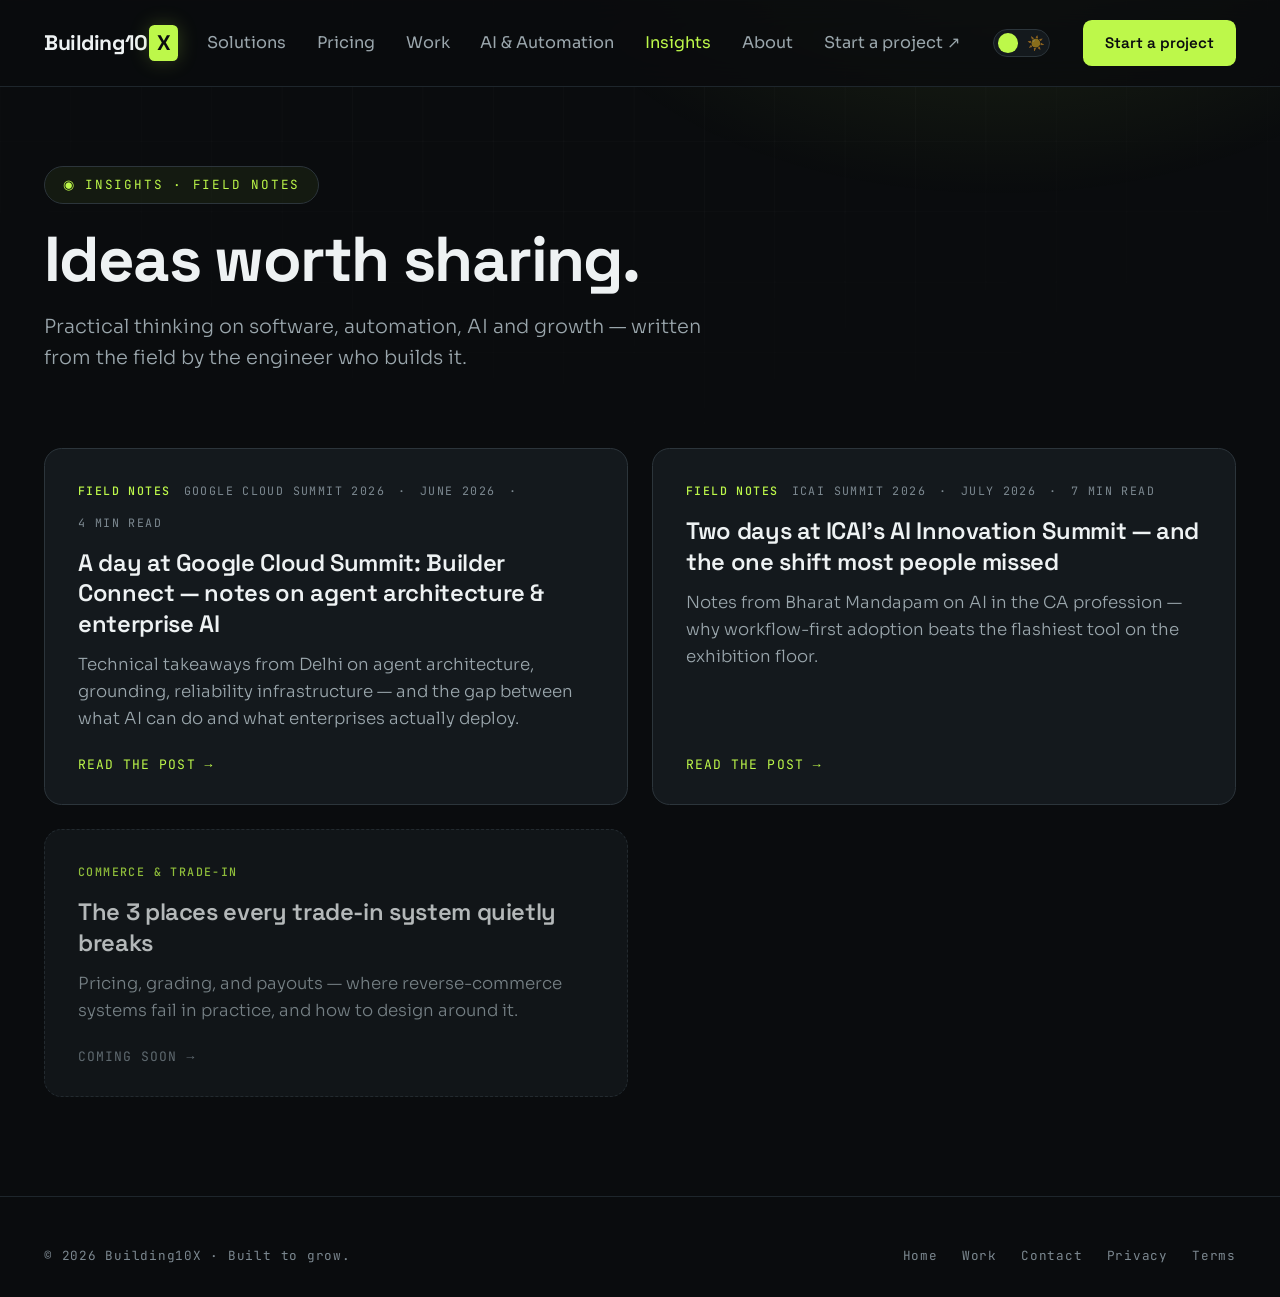
<file: blog/index.html>
<!DOCTYPE html>
<html lang="en" data-theme="dark">
<head>
<meta charset="UTF-8">
<meta name="viewport" content="width=device-width, initial-scale=1.0, viewport-fit=cover">
<title>Insights — Field Notes on Software, Automation & AI | Building10X</title>
<meta name="description" content="Practical thinking on software, automation, AI and growth — field notes from Building10X, written by the engineer who builds it.">
<meta name="author" content="Rohan Sharma, Building10X">
<meta name="theme-color" content="#0a0c0e">
<link rel="canonical" href="https://building10x.com/blog/">
<script>
  try{document.documentElement.dataset.theme=localStorage.getItem('theme')||'dark';}catch(e){}
</script>

<!-- Favicon -->
<link rel="icon" href="/favicon.ico" sizes="any">
<link rel="icon" type="image/svg+xml" href="/favicon.svg">
<link rel="icon" type="image/png" sizes="96x96" href="/favicon-96x96.png">
<link rel="apple-touch-icon" href="/apple-touch-icon.png">

<!-- OpenGraph -->
<meta property="og:type" content="website">
<meta property="og:url" content="https://building10x.com/blog/">
<meta property="og:title" content="Insights — Field Notes on Software, Automation &amp; AI">
<meta property="og:description" content="Practical thinking on software, automation, AI and growth — from the field.">
<meta property="og:site_name" content="Building10X">
<meta property="og:image" content="https://building10x.com/og-image.png">
<meta name="twitter:card" content="summary_large_image">
<meta name="twitter:title" content="Insights — Field Notes on Software, Automation &amp; AI | Building10X">
<meta name="twitter:image" content="https://building10x.com/og-image.png">

<link rel="stylesheet" href="/fonts/fonts.css">

<style>
  :root, html[data-theme="dark"] {
    --bg:#0a0c0e; --bg-soft:#0f1316; --panel:#14191d; --panel-2:#171d22;
    --line:#1e262c; --line-bright:#2c353b;
    --ink:#eef2f3; --ink-dim:#9aa6ac; --ink-faint:#7c8890;
    --accent:#bdf84a; --accent-deep:#8fd400; --accent-2:#4ad6f8;
    --accent-glow:rgba(189,248,74,.22);
    --x-text:#0a0c0e;
    --grid-rgb:255,255,255; --grid-op:.018;
  }
  html[data-theme="light"] {
    --bg:#f4f3ef; --bg-soft:#ffffff; --panel:#ffffff; --panel-2:#fbfbf8;
    --line:#e8e6df; --line-bright:#d8d5cc;
    --ink:#16181c; --ink-dim:#5a5d63; --ink-faint:#6b6d67;
    --accent:#1a6b3c; --accent-deep:#0f4f2a; --accent-2:#c2502a;
    --accent-glow:rgba(26,107,60,.15);
    --x-text:#ffffff;
    --grid-rgb:120,120,120; --grid-op:.035;
  }

  *{box-sizing:border-box;margin:0;padding:0}
  html{scroll-behavior:smooth}
  body{
    background:var(--bg); color:var(--ink);
    font-family:'Sora',sans-serif; font-weight:300; line-height:1.6;
    -webkit-font-smoothing:antialiased; overflow-x:hidden;
    transition:background .55s ease, color .55s ease;
    zoom:1.10;
  }
  @media(max-width:880px){ body{ zoom:1; } }
  body::before{
    content:"";position:fixed;inset:0;z-index:0;pointer-events:none;
    background-image:
      linear-gradient(rgba(var(--grid-rgb),var(--grid-op)) 1px,transparent 1px),
      linear-gradient(90deg,rgba(var(--grid-rgb),var(--grid-op)) 1px,transparent 1px);
    background-size:64px 64px;
    mask-image:radial-gradient(ellipse 90% 70% at 50% 0%,#000 30%,transparent 80%);
  }
  body::after{
    content:"";position:fixed;inset:0;z-index:0;pointer-events:none;opacity:.5;
    background:radial-gradient(ellipse 60% 50% at 78% -8%,var(--accent-glow),transparent 60%);
  }
  .wrap{max-width:1380px;margin:0 auto;padding:0 40px;position:relative;z-index:2}

  header{
    position:sticky;top:0;z-index:50;backdrop-filter:blur(14px);
    background:color-mix(in srgb,var(--bg) 82%,transparent);
    border-bottom:1px solid var(--line);transition:all .55s
  }
  .nav{display:flex;align-items:center;justify-content:space-between;padding:18px 0}
  .brand{display:flex;align-items:center;gap:11px;text-decoration:none}
  .brand .mark{font-family:'Space Grotesk',sans-serif;font-weight:700;font-size:1.2rem;letter-spacing:-.02em;display:flex;align-items:center;color:var(--ink)}
  .brand .x{color:var(--x-text);background:var(--accent);padding:1px 7px;border-radius:5px;margin-left:1px;box-shadow:0 0 18px var(--accent-glow);font-weight:700;transition:all .55s}
  .nav-right{display:flex;align-items:center;gap:30px}
  .nav-links{display:flex;gap:28px}
  .nav-links a{color:var(--ink-dim);text-decoration:none;font-size:.92rem;font-weight:400;transition:color .25s;position:relative}
  .nav-links a:hover{color:var(--ink)}
  .nav-links a.current{color:var(--accent)}
  .nav-cta{background:var(--accent);color:var(--x-text);text-decoration:none;font-family:'Space Grotesk',sans-serif;font-weight:600;font-size:.86rem;padding:10px 20px;border-radius:8px;transition:all .25s}
  .nav-cta:hover{transform:translateY(-1px);box-shadow:0 8px 30px var(--accent-glow)}
  .toggle{width:52px;height:26px;border:1px solid var(--line-bright);border-radius:100px;position:relative;cursor:pointer;display:flex;align-items:center;padding:0 4px;background:var(--panel);transition:all .55s}
  .toggle .ico{font-size:.8rem;line-height:1;opacity:.5;transition:opacity .3s}
  .toggle .moon{margin-right:auto}
  .toggle .sun{margin-left:auto}
  html[data-theme="dark"] .toggle .moon{opacity:1}
  html[data-theme="light"] .toggle .sun{opacity:1}
  .toggle::after{content:"";width:18px;height:18px;background:var(--accent);border-radius:50%;position:absolute;top:50%;transform:translateY(-50%);left:4px;transition:left .35s cubic-bezier(.5,0,.2,1),background .55s}
  html[data-theme="light"] .toggle::after{left:28px}
  .menu-btn{display:none;background:transparent;border:1px solid var(--line-bright);border-radius:9px;color:var(--ink);font-size:1.4rem;line-height:1;cursor:pointer;width:46px;height:44px;align-items:center;justify-content:center}
  .menu-btn:hover{border-color:var(--accent);color:var(--accent)}
  @media(max-width:880px){
    .menu-btn{display:flex}
    .nav-right .nav-cta{display:none}
    .nav-right{gap:14px;margin-right:14px}
    .nav{gap:10px}
    .nav-links{
      display:flex;position:absolute;top:100%;left:0;right:0;
      flex-direction:column;align-items:stretch;gap:0;
      background:var(--bg-soft);border-bottom:1px solid var(--line);
      padding:8px 0;
      max-height:0;overflow:hidden;opacity:0;pointer-events:none;
      transition:max-height .35s ease,opacity .3s ease,padding .3s ease;
    }
    header.mobile-open .nav-links{max-height:520px;opacity:1;pointer-events:auto;padding:14px 0}
    .nav-links a{padding:13px 40px;font-size:1rem}
  }

  /* Page head */
  .page-head{padding:72px 0 24px;max-width:900px}
  .eyebrow{
    display:inline-flex;align-items:center;gap:10px;
    font-family:'JetBrains Mono',monospace;
    font-size:.72rem;letter-spacing:.14em;text-transform:uppercase;
    color:var(--accent);
    border:1px solid var(--line-bright);border-radius:100px;
    padding:7px 16px;margin-bottom:20px;
    background:color-mix(in srgb,var(--accent) 6%,transparent);
  }
  h1{
    font-family:'Space Grotesk',sans-serif;font-weight:700;
    font-size:clamp(2.2rem,4.5vw,3.6rem);line-height:1.08;letter-spacing:-.025em;
    margin-bottom:16px;
  }
  .page-sub{color:var(--ink-dim);font-size:1.1rem;max-width:640px}

  /* Post list */
  .post-list{padding:44px 0 90px;display:grid;grid-template-columns:1fr 1fr;gap:22px;max-width:1100px}
  @media(max-width:880px){ .post-list{grid-template-columns:1fr} }
  .post{
    display:flex;flex-direction:column;
    background:var(--panel);border:1px solid var(--line-bright);border-radius:16px;
    padding:30px 30px 26px;text-decoration:none;color:inherit;
    transition:transform .35s,border-color .35s;
    position:relative;overflow:hidden;
  }
  .post:hover{transform:translateY(-4px);border-color:var(--accent)}
  .post .cat{
    font-family:'JetBrains Mono',monospace;font-size:.66rem;
    letter-spacing:.12em;text-transform:uppercase;color:var(--ink-faint);
    margin-bottom:14px;display:flex;gap:12px;flex-wrap:wrap;
  }
  .post .cat b{color:var(--accent);font-weight:500}
  .post h2{
    font-family:'Space Grotesk',sans-serif;font-weight:600;
    font-size:1.35rem;line-height:1.28;letter-spacing:-.015em;
    color:var(--ink);margin-bottom:12px;
  }
  .post p{color:var(--ink-dim);font-size:.95rem;margin-bottom:20px;flex:1}
  .post .read{
    font-family:'JetBrains Mono',monospace;font-size:.74rem;
    letter-spacing:.08em;text-transform:uppercase;color:var(--accent);
  }
  .post.soon{border-style:dashed;opacity:.75;pointer-events:none}
  .post.soon .read{color:var(--ink-faint)}

  footer{border-top:1px solid var(--line);padding:44px 0 28px}
  .foot-inner{
    display:flex;justify-content:space-between;align-items:center;gap:20px;flex-wrap:wrap;
    font-family:'JetBrains Mono',monospace;font-size:.72rem;
    color:var(--ink-faint);letter-spacing:.06em;
  }
  .foot-inner a{color:var(--ink-faint);text-decoration:none;transition:color .2s}
  .foot-inner a:hover{color:var(--accent)}
  .foot-links{display:flex;gap:22px;flex-wrap:wrap}
</style>
</head>
<body>

<header>
  <div class="wrap">
    <div class="nav">
      <a href="/" class="brand"><span class="mark">Building10<span class="x">X</span></span></a>
      <div class="nav-right">
        <div class="nav-links">
          <a href="/#solutions">Solutions</a>
          <a href="/#pricing">Pricing</a>
          <a href="/#work">Work</a>
          <a href="/#ai-automation">AI &amp; Automation</a>
          <a href="/blog/" class="current">Insights</a>
          <a href="/#about">About</a>
          <a href="/#contact" class="nav-menu-cta">Start a project ↗</a>
        </div>
        <div class="toggle" id="toggle" role="button" tabindex="0" aria-label="Toggle theme">
          <span class="ico moon">🌙</span>
          <span class="ico sun">☀️</span>
        </div>
        <a href="/#contact" class="nav-cta">Start a project</a>
      </div>
      <button class="menu-btn" id="menuBtn" aria-label="Menu">≡</button>
    </div>
  </div>
</header>

<div class="wrap">
  <div class="page-head">
    <div class="eyebrow">◉ Insights · field notes</div>
    <h1>Ideas worth sharing.</h1>
    <p class="page-sub">Practical thinking on software, automation, AI and growth — written from the field by the engineer who builds it.</p>
  </div>

  <div class="post-list">
    <a class="post" href="/blog/google-cloud-summit-builder-connect-2026.html">
      <div class="cat"><b>Field notes</b><span>Google Cloud Summit 2026</span><span>·</span><span>June 2026</span><span>·</span><span>4 min read</span></div>
      <h2>A day at Google Cloud Summit: Builder Connect — notes on agent architecture &amp; enterprise AI</h2>
      <p>Technical takeaways from Delhi on agent architecture, grounding, reliability infrastructure — and the gap between what AI can do and what enterprises actually deploy.</p>
      <span class="read">Read the post →</span>
    </a>

    <a class="post" href="/blog/ais-2026-summit-notes.html">
      <div class="cat"><b>Field notes</b><span>ICAI Summit 2026</span><span>·</span><span>July 2026</span><span>·</span><span>7 min read</span></div>
      <h2>Two days at ICAI's AI Innovation Summit — and the one shift most people missed</h2>
      <p>Notes from Bharat Mandapam on AI in the CA profession — why workflow-first adoption beats the flashiest tool on the exhibition floor.</p>
      <span class="read">Read the post →</span>
    </a>

    <div class="post soon">
      <div class="cat"><b>Commerce &amp; trade-in</b></div>
      <h2>The 3 places every trade-in system quietly breaks</h2>
      <p>Pricing, grading, and payouts — where reverse-commerce systems fail in practice, and how to design around it.</p>
      <span class="read">Coming soon →</span>
    </div>
  </div>
</div>

<footer>
  <div class="wrap">
    <div class="foot-inner">
      <div>© 2026 Building10X · Built to grow.</div>
      <div class="foot-links">
        <a href="/">Home</a>
        <a href="/#work">Work</a>
        <a href="/#contact">Contact</a>
        <a href="/privacy.html">Privacy</a>
        <a href="/terms.html">Terms</a>
      </div>
    </div>
  </div>
</footer>

<script>
  const html = document.documentElement;
  const toggle = document.getElementById('toggle');
  toggle.addEventListener('click', () => {
    const next = html.getAttribute('data-theme') === 'dark' ? 'light' : 'dark';
    html.setAttribute('data-theme', next);
    try { localStorage.setItem('theme', next); } catch(e) {}
  });
  toggle.addEventListener('keydown', e => {
    if (e.key === 'Enter' || e.key === ' ') { e.preventDefault(); toggle.click(); }
  });

  const header = document.querySelector('header');
  const menuBtn = document.getElementById('menuBtn');
  if (menuBtn) menuBtn.addEventListener('click', () => {
    header.classList.toggle('mobile-open');
    menuBtn.textContent = header.classList.contains('mobile-open') ? '×' : '≡';
  });
  document.querySelectorAll('.nav-links a').forEach(a => {
    a.addEventListener('click', () => {
      header.classList.remove('mobile-open');
      if (menuBtn) menuBtn.textContent = '≡';
    });
  });
</script>

</body>
</html>
</file>
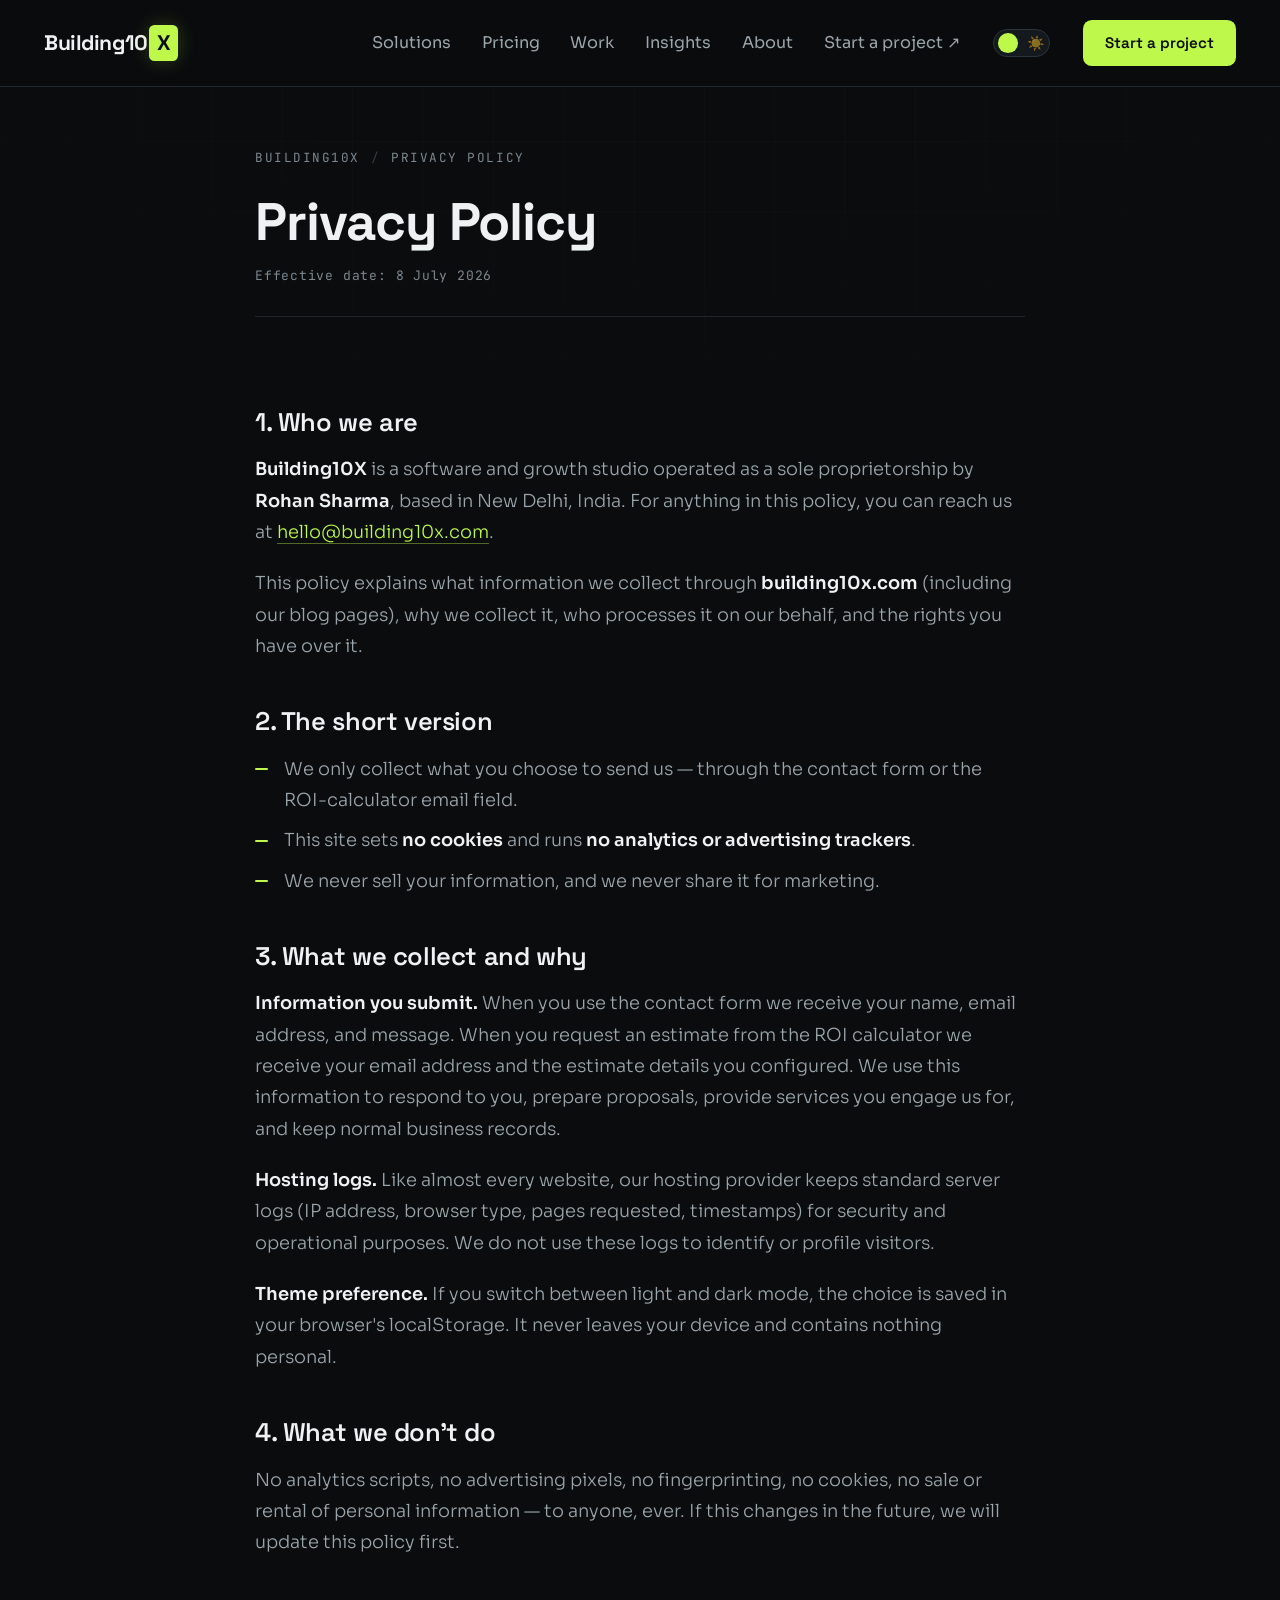
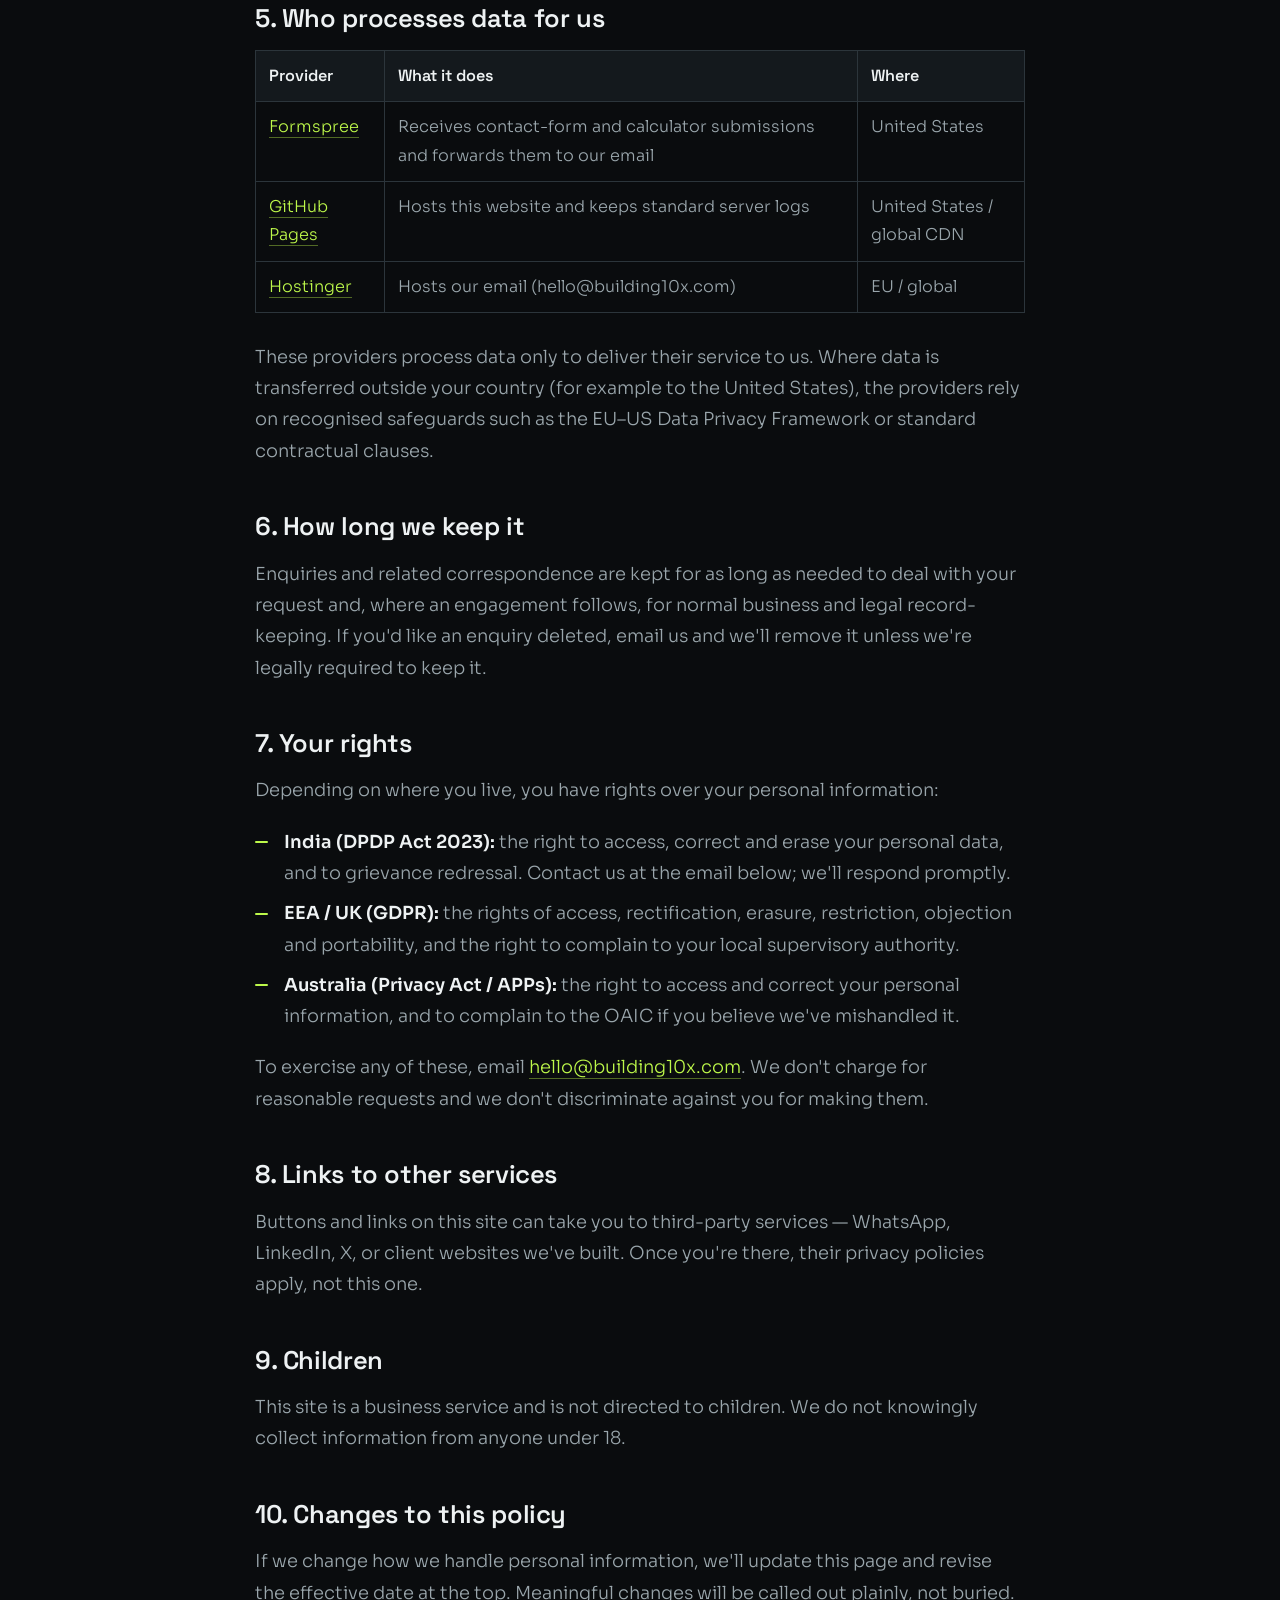
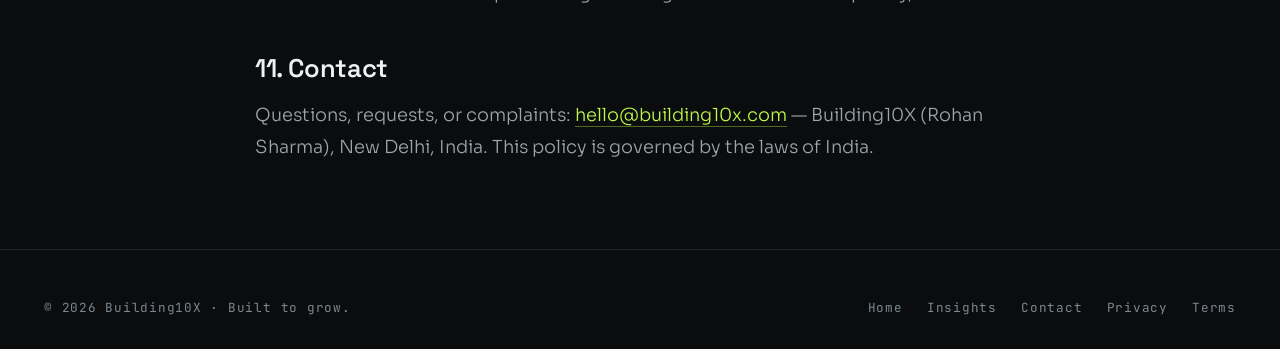
<file: privacy.html>
<!DOCTYPE html>
<html lang="en" data-theme="dark">
<head>
<meta charset="UTF-8">
<meta name="viewport" content="width=device-width, initial-scale=1.0, viewport-fit=cover">
<title>Privacy Policy — Building10X</title>
<meta name="description" content="How Building10X handles the information you share with us — what we collect, why, who processes it, and your rights.">
<meta name="theme-color" content="#0a0c0e">
<link rel="canonical" href="https://building10x.com/privacy.html">
<script>
  try{document.documentElement.dataset.theme=localStorage.getItem('theme')||'dark';}catch(e){}
</script>
<link rel="icon" href="/favicon.ico" sizes="any">
<link rel="icon" type="image/svg+xml" href="/favicon.svg">
<link rel="icon" type="image/png" sizes="96x96" href="/favicon-96x96.png">
<link rel="apple-touch-icon" href="/apple-touch-icon.png">
<link rel="stylesheet" href="/fonts/fonts.css">
<style>
  :root, html[data-theme="dark"] {
    --bg:#0a0c0e; --bg-soft:#0f1316; --panel:#14191d;
    --line:#1e262c; --line-bright:#2c353b;
    --ink:#eef2f3; --ink-dim:#9aa6ac; --ink-faint:#7c8890;
    --accent:#bdf84a; --accent-glow:rgba(189,248,74,.22); --x-text:#0a0c0e;
    --grid-rgb:255,255,255; --grid-op:.018;
  }
  html[data-theme="light"] {
    --bg:#f4f3ef; --bg-soft:#ffffff; --panel:#ffffff;
    --line:#e8e6df; --line-bright:#d8d5cc;
    --ink:#16181c; --ink-dim:#5a5d63; --ink-faint:#6b6d67;
    --accent:#1a6b3c; --accent-glow:rgba(26,107,60,.15); --x-text:#ffffff;
    --grid-rgb:120,120,120; --grid-op:.035;
  }
  *{box-sizing:border-box;margin:0;padding:0}
  html{scroll-behavior:smooth}
  body{
    background:var(--bg);color:var(--ink);
    font-family:'Sora',sans-serif;font-weight:300;line-height:1.6;
    -webkit-font-smoothing:antialiased;overflow-x:hidden;
    transition:background .55s ease,color .55s ease;
    zoom:1.10;
  }
  @media(max-width:880px){ body{ zoom:1; } }
  body::before{
    content:"";position:fixed;inset:0;z-index:0;pointer-events:none;
    background-image:
      linear-gradient(rgba(var(--grid-rgb),var(--grid-op)) 1px,transparent 1px),
      linear-gradient(90deg,rgba(var(--grid-rgb),var(--grid-op)) 1px,transparent 1px);
    background-size:64px 64px;
    mask-image:radial-gradient(ellipse 90% 70% at 50% 0%,#000 30%,transparent 80%);
  }
  .wrap{max-width:1380px;margin:0 auto;padding:0 40px;position:relative;z-index:2}

  header{
    position:sticky;top:0;z-index:50;backdrop-filter:blur(14px);
    background:color-mix(in srgb,var(--bg) 82%,transparent);
    border-bottom:1px solid var(--line);transition:all .55s
  }
  .nav{display:flex;align-items:center;justify-content:space-between;padding:18px 0}
  .brand{display:flex;align-items:center;gap:11px;text-decoration:none}
  .brand .mark{font-family:'Space Grotesk',sans-serif;font-weight:700;font-size:1.2rem;letter-spacing:-.02em;display:flex;align-items:center;color:var(--ink)}
  .brand .x{color:var(--x-text);background:var(--accent);padding:1px 7px;border-radius:5px;margin-left:1px;box-shadow:0 0 18px var(--accent-glow);font-weight:700;transition:all .55s}
  .nav-right{display:flex;align-items:center;gap:30px}
  .nav-links{display:flex;gap:28px}
  .nav-links a{color:var(--ink-dim);text-decoration:none;font-size:.92rem;font-weight:400;transition:color .25s}
  .nav-links a:hover{color:var(--ink)}
  .nav-cta{background:var(--accent);color:var(--x-text);text-decoration:none;font-family:'Space Grotesk',sans-serif;font-weight:600;font-size:.86rem;padding:10px 20px;border-radius:8px;transition:all .25s}
  .nav-cta:hover{transform:translateY(-1px);box-shadow:0 8px 30px var(--accent-glow)}
  .toggle{width:52px;height:26px;border:1px solid var(--line-bright);border-radius:100px;position:relative;cursor:pointer;display:flex;align-items:center;padding:0 4px;background:var(--panel);transition:all .55s}
  .toggle .ico{font-size:.8rem;line-height:1;opacity:.5;transition:opacity .3s}
  .toggle .moon{margin-right:auto}
  .toggle .sun{margin-left:auto}
  html[data-theme="dark"] .toggle .moon{opacity:1}
  html[data-theme="light"] .toggle .sun{opacity:1}
  .toggle::after{content:"";width:18px;height:18px;background:var(--accent);border-radius:50%;position:absolute;top:50%;transform:translateY(-50%);left:4px;transition:left .35s cubic-bezier(.5,0,.2,1),background .55s}
  html[data-theme="light"] .toggle::after{left:28px}
  .menu-btn{display:none;background:transparent;border:1px solid var(--line-bright);border-radius:9px;color:var(--ink);font-size:1.4rem;line-height:1;cursor:pointer;width:46px;height:44px;align-items:center;justify-content:center}
  @media(max-width:880px){
    .menu-btn{display:flex}
    .nav-right .nav-cta{display:none}
    .nav-right{gap:14px;margin-right:14px}
    .nav-links{
      display:flex;position:absolute;top:100%;left:0;right:0;
      flex-direction:column;align-items:stretch;gap:0;
      background:var(--bg-soft);border-bottom:1px solid var(--line);
      padding:8px 0;max-height:0;overflow:hidden;opacity:0;pointer-events:none;
      transition:max-height .35s ease,opacity .3s ease,padding .3s ease;
    }
    header.mobile-open .nav-links{max-height:520px;opacity:1;pointer-events:auto;padding:14px 0}
    .nav-links a{padding:13px 40px;font-size:1rem}
  }

  .article-wrap{max-width:780px;margin:0 auto;padding:0 40px;position:relative;z-index:2}
  @media(max-width:640px){ .article-wrap{ padding:0 22px } }
  .article-top{padding:56px 0 8px}
  .breadcrumb{
    font-family:'JetBrains Mono',monospace;
    font-size:.72rem;letter-spacing:.12em;text-transform:uppercase;
    color:var(--ink-faint);display:flex;align-items:center;gap:10px;flex-wrap:wrap;margin-bottom:22px;
  }
  .breadcrumb a{color:var(--ink-faint);text-decoration:none;transition:color .2s}
  .breadcrumb a:hover{color:var(--accent)}
  .breadcrumb .sep{opacity:.4}
  h1{
    font-family:'Space Grotesk',sans-serif;font-weight:700;
    font-size:clamp(2rem,4vw,3rem);line-height:1.1;letter-spacing:-.02em;margin-bottom:14px;
  }
  .updated{
    font-family:'JetBrains Mono',monospace;font-size:.74rem;color:var(--ink-faint);
    letter-spacing:.06em;padding-bottom:26px;border-bottom:1px solid var(--line);
  }
  .article-body{padding:34px 0 60px;font-size:1.02rem;line-height:1.75;color:var(--ink-dim)}
  .article-body p{margin-bottom:18px}
  .article-body strong{color:var(--ink);font-weight:600}
  .article-body a{color:var(--accent);text-decoration:none;border-bottom:1px solid color-mix(in srgb,var(--accent) 40%,transparent)}
  .article-body h2{
    font-family:'Space Grotesk',sans-serif;font-weight:600;
    font-size:1.45rem;line-height:1.25;letter-spacing:-.015em;
    color:var(--ink);margin:40px 0 14px;
  }
  .article-body ul{margin:0 0 18px;padding-left:0;list-style:none}
  .article-body ul li{position:relative;padding-left:26px;margin-bottom:8px}
  .article-body ul li::before{
    content:"";position:absolute;left:0;top:13px;width:12px;height:2px;
    background:var(--accent);border-radius:2px;
  }
  .article-body table{width:100%;border-collapse:collapse;margin:0 0 22px;font-size:.92rem}
  .article-body th,.article-body td{text-align:left;padding:10px 12px;border:1px solid var(--line-bright);vertical-align:top}
  .article-body th{color:var(--ink);font-family:'Space Grotesk',sans-serif;font-weight:600;background:var(--panel)}
  .tbl-scroll{overflow-x:auto;margin-bottom:4px}

  footer{border-top:1px solid var(--line);padding:44px 0 28px}
  .foot-inner{
    display:flex;justify-content:space-between;align-items:center;gap:20px;flex-wrap:wrap;
    font-family:'JetBrains Mono',monospace;font-size:.72rem;
    color:var(--ink-faint);letter-spacing:.06em;
  }
  .foot-inner a{color:var(--ink-faint);text-decoration:none;transition:color .2s}
  .foot-inner a:hover{color:var(--accent)}
  .foot-links{display:flex;gap:22px;flex-wrap:wrap}
</style>
</head>
<body>

<header>
  <div class="wrap">
    <div class="nav">
      <a href="/" class="brand"><span class="mark">Building10<span class="x">X</span></span></a>
      <div class="nav-right">
        <div class="nav-links">
          <a href="/#solutions">Solutions</a>
          <a href="/#pricing">Pricing</a>
          <a href="/#work">Work</a>
          <a href="/blog/">Insights</a>
          <a href="/#about">About</a>
          <a href="/#contact" class="nav-menu-cta">Start a project ↗</a>
        </div>
        <div class="toggle" id="toggle" role="button" tabindex="0" aria-label="Toggle theme">
          <span class="ico moon">🌙</span>
          <span class="ico sun">☀️</span>
        </div>
        <a href="/#contact" class="nav-cta">Start a project</a>
      </div>
      <button class="menu-btn" id="menuBtn" aria-label="Menu">≡</button>
    </div>
  </div>
</header>

<div class="article-wrap">
  <div class="article-top">
    <div class="breadcrumb">
      <a href="/">Building10X</a>
      <span class="sep">/</span>
      <span>Privacy Policy</span>
    </div>
    <h1>Privacy Policy</h1>
    <div class="updated">Effective date: 8 July 2026</div>
  </div>

  <div class="article-body">

    <h2>1. Who we are</h2>
    <p><strong>Building10X</strong> is a software and growth studio operated as a sole proprietorship by <strong>Rohan Sharma</strong>, based in New Delhi, India. For anything in this policy, you can reach us at <a href="mailto:hello@building10x.com">hello@building10x.com</a>.</p>
    <p>This policy explains what information we collect through <strong>building10x.com</strong> (including our blog pages), why we collect it, who processes it on our behalf, and the rights you have over it.</p>

    <h2>2. The short version</h2>
    <ul>
      <li>We only collect what you choose to send us — through the contact form or the ROI-calculator email field.</li>
      <li>This site sets <strong>no cookies</strong> and runs <strong>no analytics or advertising trackers</strong>.</li>
      <li>We never sell your information, and we never share it for marketing.</li>
    </ul>

    <h2>3. What we collect and why</h2>
    <p><strong>Information you submit.</strong> When you use the contact form we receive your name, email address, and message. When you request an estimate from the ROI calculator we receive your email address and the estimate details you configured. We use this information to respond to you, prepare proposals, provide services you engage us for, and keep normal business records.</p>
    <p><strong>Hosting logs.</strong> Like almost every website, our hosting provider keeps standard server logs (IP address, browser type, pages requested, timestamps) for security and operational purposes. We do not use these logs to identify or profile visitors.</p>
    <p><strong>Theme preference.</strong> If you switch between light and dark mode, the choice is saved in your browser's localStorage. It never leaves your device and contains nothing personal.</p>

    <h2>4. What we don't do</h2>
    <p>No analytics scripts, no advertising pixels, no fingerprinting, no cookies, no sale or rental of personal information — to anyone, ever. If this changes in the future, we will update this policy first.</p>

    <h2>5. Who processes data for us</h2>
    <div class="tbl-scroll">
    <table>
      <tr><th>Provider</th><th>What it does</th><th>Where</th></tr>
      <tr><td><a href="https://formspree.io/legal/privacy-policy/" target="_blank" rel="noopener">Formspree</a></td><td>Receives contact-form and calculator submissions and forwards them to our email</td><td>United States</td></tr>
      <tr><td><a href="https://docs.github.com/en/site-policy/privacy-policies/github-general-privacy-statement" target="_blank" rel="noopener">GitHub Pages</a></td><td>Hosts this website and keeps standard server logs</td><td>United States / global CDN</td></tr>
      <tr><td><a href="https://www.hostinger.com/legal/privacy-policy" target="_blank" rel="noopener">Hostinger</a></td><td>Hosts our email (hello@building10x.com)</td><td>EU / global</td></tr>
    </table>
    </div>
    <p>These providers process data only to deliver their service to us. Where data is transferred outside your country (for example to the United States), the providers rely on recognised safeguards such as the EU–US Data Privacy Framework or standard contractual clauses.</p>

    <h2>6. How long we keep it</h2>
    <p>Enquiries and related correspondence are kept for as long as needed to deal with your request and, where an engagement follows, for normal business and legal record-keeping. If you'd like an enquiry deleted, email us and we'll remove it unless we're legally required to keep it.</p>

    <h2>7. Your rights</h2>
    <p>Depending on where you live, you have rights over your personal information:</p>
    <ul>
      <li><strong>India (DPDP Act 2023):</strong> the right to access, correct and erase your personal data, and to grievance redressal. Contact us at the email below; we'll respond promptly.</li>
      <li><strong>EEA / UK (GDPR):</strong> the rights of access, rectification, erasure, restriction, objection and portability, and the right to complain to your local supervisory authority.</li>
      <li><strong>Australia (Privacy Act / APPs):</strong> the right to access and correct your personal information, and to complain to the OAIC if you believe we've mishandled it.</li>
    </ul>
    <p>To exercise any of these, email <a href="mailto:hello@building10x.com">hello@building10x.com</a>. We don't charge for reasonable requests and we don't discriminate against you for making them.</p>

    <h2>8. Links to other services</h2>
    <p>Buttons and links on this site can take you to third-party services — WhatsApp, LinkedIn, X, or client websites we've built. Once you're there, their privacy policies apply, not this one.</p>

    <h2>9. Children</h2>
    <p>This site is a business service and is not directed to children. We do not knowingly collect information from anyone under 18.</p>

    <h2>10. Changes to this policy</h2>
    <p>If we change how we handle personal information, we'll update this page and revise the effective date at the top. Meaningful changes will be called out plainly, not buried.</p>

    <h2>11. Contact</h2>
    <p>Questions, requests, or complaints: <a href="mailto:hello@building10x.com">hello@building10x.com</a> — Building10X (Rohan Sharma), New Delhi, India. This policy is governed by the laws of India.</p>

  </div>
</div>

<footer>
  <div class="wrap">
    <div class="foot-inner">
      <div>© 2026 Building10X · Built to grow.</div>
      <div class="foot-links">
        <a href="/">Home</a>
        <a href="/blog/">Insights</a>
        <a href="/#contact">Contact</a>
        <a href="/privacy.html">Privacy</a>
        <a href="/terms.html">Terms</a>
      </div>
    </div>
  </div>
</footer>

<script>
  const html = document.documentElement;
  const toggle = document.getElementById('toggle');
  toggle.addEventListener('click', () => {
    const next = html.getAttribute('data-theme') === 'dark' ? 'light' : 'dark';
    html.setAttribute('data-theme', next);
    try { localStorage.setItem('theme', next); } catch(e) {}
  });
  toggle.addEventListener('keydown', e => {
    if (e.key === 'Enter' || e.key === ' ') { e.preventDefault(); toggle.click(); }
  });
  const header = document.querySelector('header');
  const menuBtn = document.getElementById('menuBtn');
  if (menuBtn) menuBtn.addEventListener('click', () => {
    header.classList.toggle('mobile-open');
    menuBtn.textContent = header.classList.contains('mobile-open') ? '×' : '≡';
  });
  document.querySelectorAll('.nav-links a').forEach(a => {
    a.addEventListener('click', () => {
      header.classList.remove('mobile-open');
      if (menuBtn) menuBtn.textContent = '≡';
    });
  });
</script>

</body>
</html>
</file>
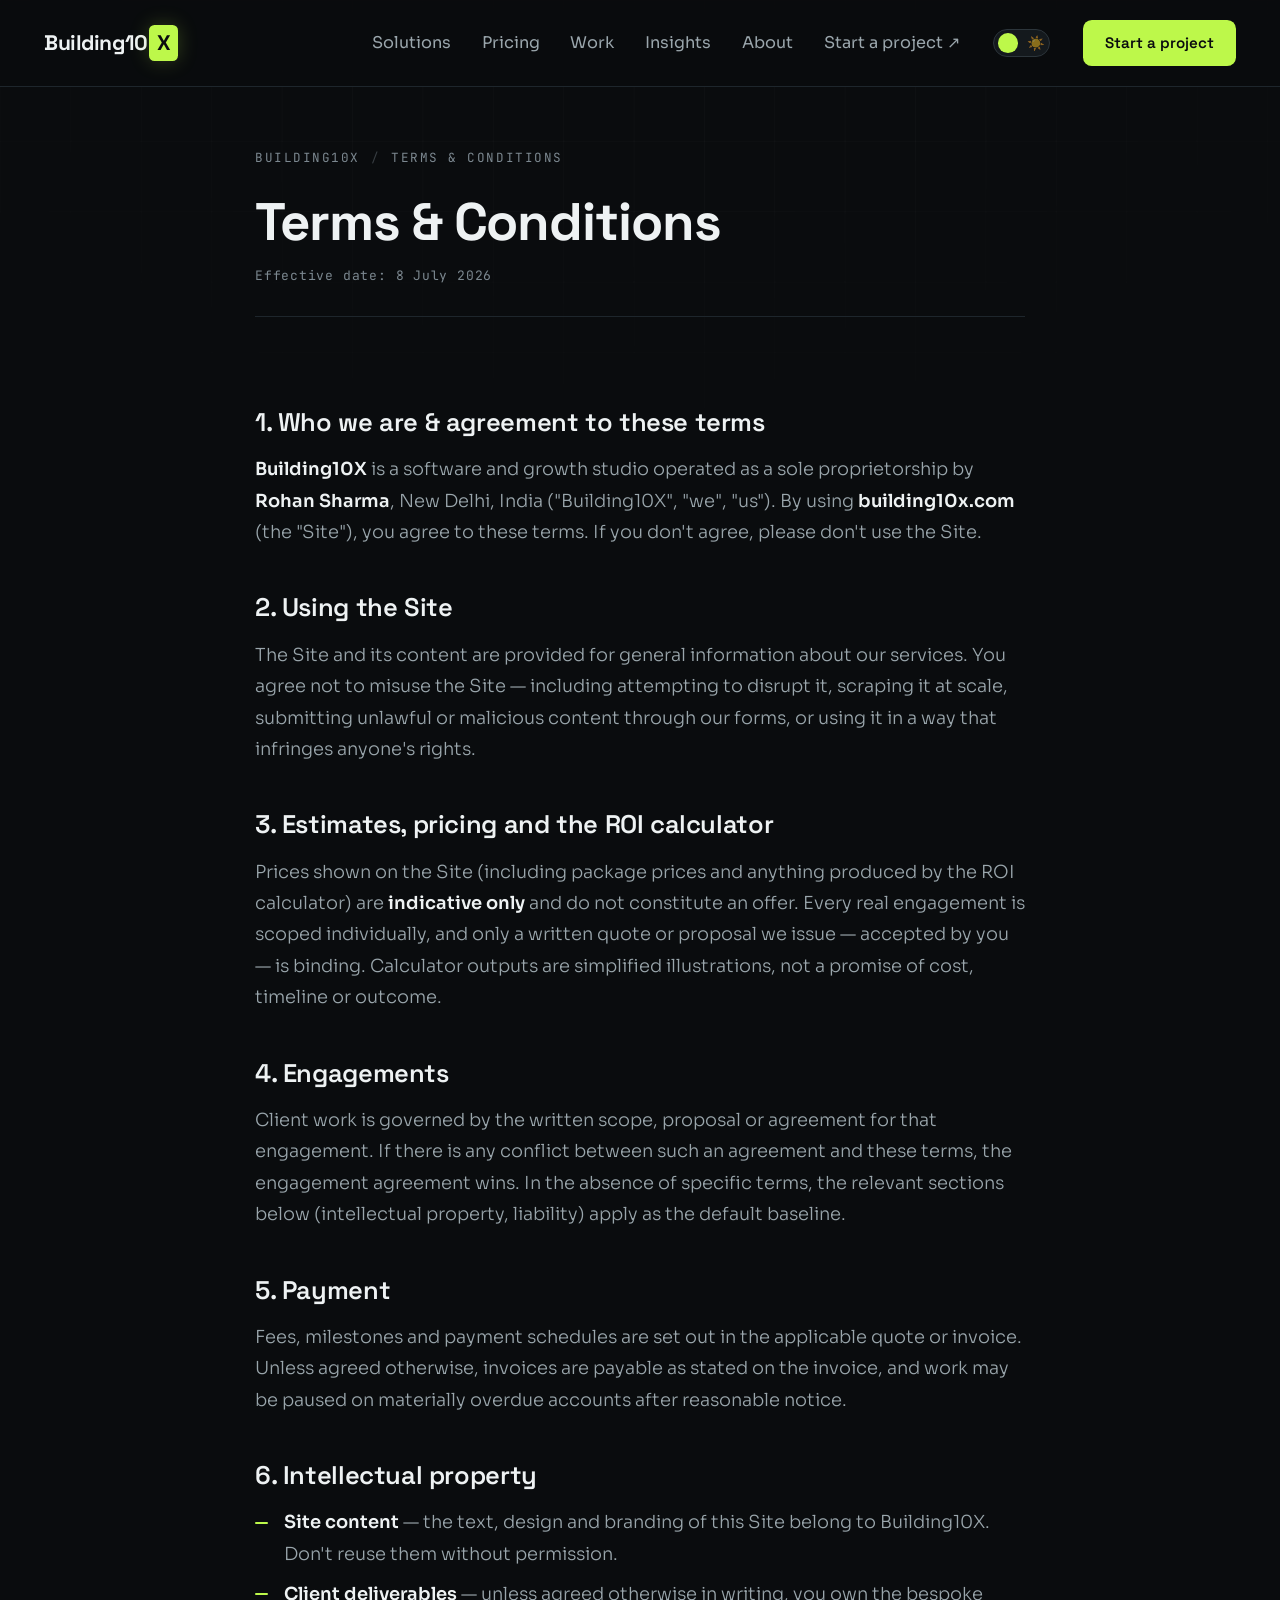
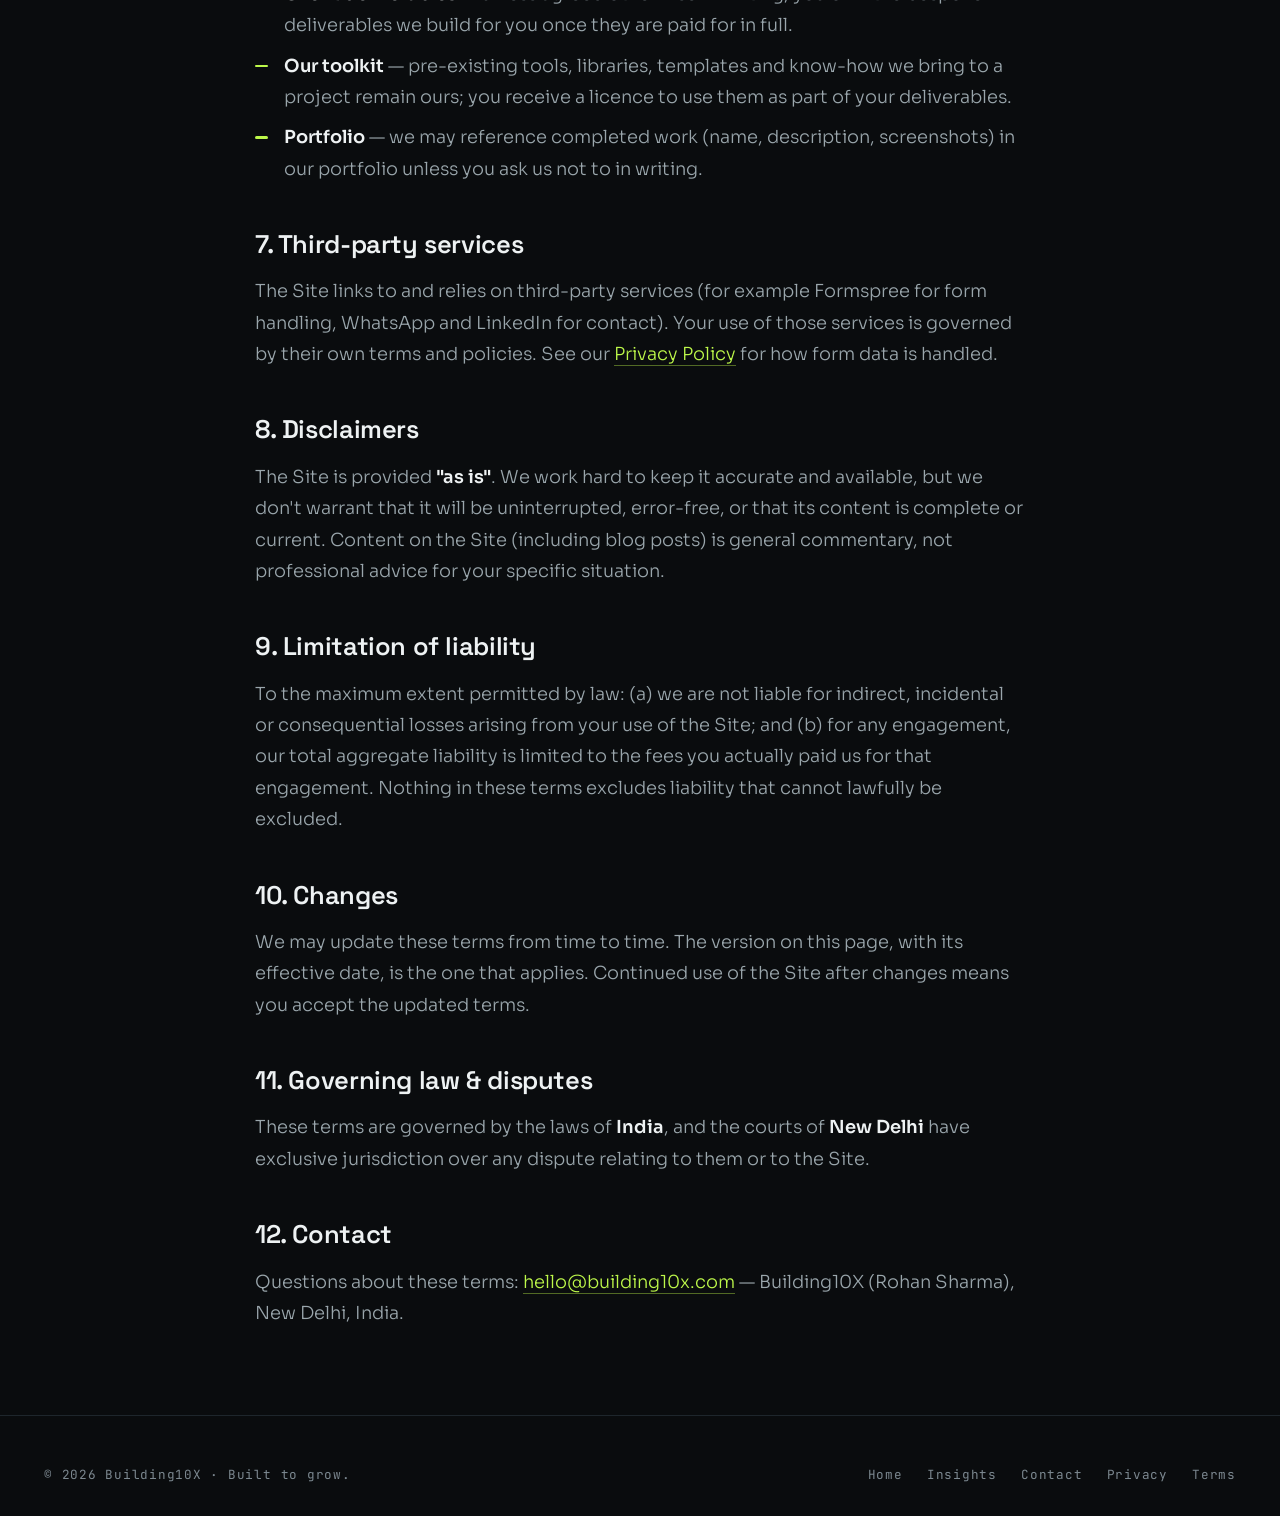
<file: terms.html>
<!DOCTYPE html>
<html lang="en" data-theme="dark">
<head>
<meta charset="UTF-8">
<meta name="viewport" content="width=device-width, initial-scale=1.0, viewport-fit=cover">
<title>Terms &amp; Conditions — Building10X</title>
<meta name="description" content="The terms that govern your use of building10x.com and the baseline terms for working with Building10X.">
<meta name="theme-color" content="#0a0c0e">
<link rel="canonical" href="https://building10x.com/terms.html">
<script>
  try{document.documentElement.dataset.theme=localStorage.getItem('theme')||'dark';}catch(e){}
</script>
<link rel="icon" href="/favicon.ico" sizes="any">
<link rel="icon" type="image/svg+xml" href="/favicon.svg">
<link rel="icon" type="image/png" sizes="96x96" href="/favicon-96x96.png">
<link rel="apple-touch-icon" href="/apple-touch-icon.png">
<link rel="stylesheet" href="/fonts/fonts.css">
<style>
  :root, html[data-theme="dark"] {
    --bg:#0a0c0e; --bg-soft:#0f1316; --panel:#14191d;
    --line:#1e262c; --line-bright:#2c353b;
    --ink:#eef2f3; --ink-dim:#9aa6ac; --ink-faint:#7c8890;
    --accent:#bdf84a; --accent-glow:rgba(189,248,74,.22); --x-text:#0a0c0e;
    --grid-rgb:255,255,255; --grid-op:.018;
  }
  html[data-theme="light"] {
    --bg:#f4f3ef; --bg-soft:#ffffff; --panel:#ffffff;
    --line:#e8e6df; --line-bright:#d8d5cc;
    --ink:#16181c; --ink-dim:#5a5d63; --ink-faint:#6b6d67;
    --accent:#1a6b3c; --accent-glow:rgba(26,107,60,.15); --x-text:#ffffff;
    --grid-rgb:120,120,120; --grid-op:.035;
  }
  *{box-sizing:border-box;margin:0;padding:0}
  html{scroll-behavior:smooth}
  body{
    background:var(--bg);color:var(--ink);
    font-family:'Sora',sans-serif;font-weight:300;line-height:1.6;
    -webkit-font-smoothing:antialiased;overflow-x:hidden;
    transition:background .55s ease,color .55s ease;
    zoom:1.10;
  }
  @media(max-width:880px){ body{ zoom:1; } }
  body::before{
    content:"";position:fixed;inset:0;z-index:0;pointer-events:none;
    background-image:
      linear-gradient(rgba(var(--grid-rgb),var(--grid-op)) 1px,transparent 1px),
      linear-gradient(90deg,rgba(var(--grid-rgb),var(--grid-op)) 1px,transparent 1px);
    background-size:64px 64px;
    mask-image:radial-gradient(ellipse 90% 70% at 50% 0%,#000 30%,transparent 80%);
  }
  .wrap{max-width:1380px;margin:0 auto;padding:0 40px;position:relative;z-index:2}

  header{
    position:sticky;top:0;z-index:50;backdrop-filter:blur(14px);
    background:color-mix(in srgb,var(--bg) 82%,transparent);
    border-bottom:1px solid var(--line);transition:all .55s
  }
  .nav{display:flex;align-items:center;justify-content:space-between;padding:18px 0}
  .brand{display:flex;align-items:center;gap:11px;text-decoration:none}
  .brand .mark{font-family:'Space Grotesk',sans-serif;font-weight:700;font-size:1.2rem;letter-spacing:-.02em;display:flex;align-items:center;color:var(--ink)}
  .brand .x{color:var(--x-text);background:var(--accent);padding:1px 7px;border-radius:5px;margin-left:1px;box-shadow:0 0 18px var(--accent-glow);font-weight:700;transition:all .55s}
  .nav-right{display:flex;align-items:center;gap:30px}
  .nav-links{display:flex;gap:28px}
  .nav-links a{color:var(--ink-dim);text-decoration:none;font-size:.92rem;font-weight:400;transition:color .25s}
  .nav-links a:hover{color:var(--ink)}
  .nav-cta{background:var(--accent);color:var(--x-text);text-decoration:none;font-family:'Space Grotesk',sans-serif;font-weight:600;font-size:.86rem;padding:10px 20px;border-radius:8px;transition:all .25s}
  .nav-cta:hover{transform:translateY(-1px);box-shadow:0 8px 30px var(--accent-glow)}
  .toggle{width:52px;height:26px;border:1px solid var(--line-bright);border-radius:100px;position:relative;cursor:pointer;display:flex;align-items:center;padding:0 4px;background:var(--panel);transition:all .55s}
  .toggle .ico{font-size:.8rem;line-height:1;opacity:.5;transition:opacity .3s}
  .toggle .moon{margin-right:auto}
  .toggle .sun{margin-left:auto}
  html[data-theme="dark"] .toggle .moon{opacity:1}
  html[data-theme="light"] .toggle .sun{opacity:1}
  .toggle::after{content:"";width:18px;height:18px;background:var(--accent);border-radius:50%;position:absolute;top:50%;transform:translateY(-50%);left:4px;transition:left .35s cubic-bezier(.5,0,.2,1),background .55s}
  html[data-theme="light"] .toggle::after{left:28px}
  .menu-btn{display:none;background:transparent;border:1px solid var(--line-bright);border-radius:9px;color:var(--ink);font-size:1.4rem;line-height:1;cursor:pointer;width:46px;height:44px;align-items:center;justify-content:center}
  @media(max-width:880px){
    .menu-btn{display:flex}
    .nav-right .nav-cta{display:none}
    .nav-right{gap:14px;margin-right:14px}
    .nav-links{
      display:flex;position:absolute;top:100%;left:0;right:0;
      flex-direction:column;align-items:stretch;gap:0;
      background:var(--bg-soft);border-bottom:1px solid var(--line);
      padding:8px 0;max-height:0;overflow:hidden;opacity:0;pointer-events:none;
      transition:max-height .35s ease,opacity .3s ease,padding .3s ease;
    }
    header.mobile-open .nav-links{max-height:520px;opacity:1;pointer-events:auto;padding:14px 0}
    .nav-links a{padding:13px 40px;font-size:1rem}
  }

  .article-wrap{max-width:780px;margin:0 auto;padding:0 40px;position:relative;z-index:2}
  @media(max-width:640px){ .article-wrap{ padding:0 22px } }
  .article-top{padding:56px 0 8px}
  .breadcrumb{
    font-family:'JetBrains Mono',monospace;
    font-size:.72rem;letter-spacing:.12em;text-transform:uppercase;
    color:var(--ink-faint);display:flex;align-items:center;gap:10px;flex-wrap:wrap;margin-bottom:22px;
  }
  .breadcrumb a{color:var(--ink-faint);text-decoration:none;transition:color .2s}
  .breadcrumb a:hover{color:var(--accent)}
  .breadcrumb .sep{opacity:.4}
  h1{
    font-family:'Space Grotesk',sans-serif;font-weight:700;
    font-size:clamp(2rem,4vw,3rem);line-height:1.1;letter-spacing:-.02em;margin-bottom:14px;
  }
  .updated{
    font-family:'JetBrains Mono',monospace;font-size:.74rem;color:var(--ink-faint);
    letter-spacing:.06em;padding-bottom:26px;border-bottom:1px solid var(--line);
  }
  .article-body{padding:34px 0 60px;font-size:1.02rem;line-height:1.75;color:var(--ink-dim)}
  .article-body p{margin-bottom:18px}
  .article-body strong{color:var(--ink);font-weight:600}
  .article-body a{color:var(--accent);text-decoration:none;border-bottom:1px solid color-mix(in srgb,var(--accent) 40%,transparent)}
  .article-body h2{
    font-family:'Space Grotesk',sans-serif;font-weight:600;
    font-size:1.45rem;line-height:1.25;letter-spacing:-.015em;
    color:var(--ink);margin:40px 0 14px;
  }
  .article-body ul{margin:0 0 18px;padding-left:0;list-style:none}
  .article-body ul li{position:relative;padding-left:26px;margin-bottom:8px}
  .article-body ul li::before{
    content:"";position:absolute;left:0;top:13px;width:12px;height:2px;
    background:var(--accent);border-radius:2px;
  }
  .article-body table{width:100%;border-collapse:collapse;margin:0 0 22px;font-size:.92rem}
  .article-body th,.article-body td{text-align:left;padding:10px 12px;border:1px solid var(--line-bright);vertical-align:top}
  .article-body th{color:var(--ink);font-family:'Space Grotesk',sans-serif;font-weight:600;background:var(--panel)}
  .tbl-scroll{overflow-x:auto;margin-bottom:4px}

  footer{border-top:1px solid var(--line);padding:44px 0 28px}
  .foot-inner{
    display:flex;justify-content:space-between;align-items:center;gap:20px;flex-wrap:wrap;
    font-family:'JetBrains Mono',monospace;font-size:.72rem;
    color:var(--ink-faint);letter-spacing:.06em;
  }
  .foot-inner a{color:var(--ink-faint);text-decoration:none;transition:color .2s}
  .foot-inner a:hover{color:var(--accent)}
  .foot-links{display:flex;gap:22px;flex-wrap:wrap}
</style>
</head>
<body>

<header>
  <div class="wrap">
    <div class="nav">
      <a href="/" class="brand"><span class="mark">Building10<span class="x">X</span></span></a>
      <div class="nav-right">
        <div class="nav-links">
          <a href="/#solutions">Solutions</a>
          <a href="/#pricing">Pricing</a>
          <a href="/#work">Work</a>
          <a href="/blog/">Insights</a>
          <a href="/#about">About</a>
          <a href="/#contact" class="nav-menu-cta">Start a project ↗</a>
        </div>
        <div class="toggle" id="toggle" role="button" tabindex="0" aria-label="Toggle theme">
          <span class="ico moon">🌙</span>
          <span class="ico sun">☀️</span>
        </div>
        <a href="/#contact" class="nav-cta">Start a project</a>
      </div>
      <button class="menu-btn" id="menuBtn" aria-label="Menu">≡</button>
    </div>
  </div>
</header>

<div class="article-wrap">
  <div class="article-top">
    <div class="breadcrumb">
      <a href="/">Building10X</a>
      <span class="sep">/</span>
      <span>Terms &amp; Conditions</span>
    </div>
    <h1>Terms &amp; Conditions</h1>
    <div class="updated">Effective date: 8 July 2026</div>
  </div>

  <div class="article-body">

    <h2>1. Who we are &amp; agreement to these terms</h2>
    <p><strong>Building10X</strong> is a software and growth studio operated as a sole proprietorship by <strong>Rohan Sharma</strong>, New Delhi, India ("Building10X", "we", "us"). By using <strong>building10x.com</strong> (the "Site"), you agree to these terms. If you don't agree, please don't use the Site.</p>

    <h2>2. Using the Site</h2>
    <p>The Site and its content are provided for general information about our services. You agree not to misuse the Site — including attempting to disrupt it, scraping it at scale, submitting unlawful or malicious content through our forms, or using it in a way that infringes anyone's rights.</p>

    <h2>3. Estimates, pricing and the ROI calculator</h2>
    <p>Prices shown on the Site (including package prices and anything produced by the ROI calculator) are <strong>indicative only</strong> and do not constitute an offer. Every real engagement is scoped individually, and only a written quote or proposal we issue — accepted by you — is binding. Calculator outputs are simplified illustrations, not a promise of cost, timeline or outcome.</p>

    <h2>4. Engagements</h2>
    <p>Client work is governed by the written scope, proposal or agreement for that engagement. If there is any conflict between such an agreement and these terms, the engagement agreement wins. In the absence of specific terms, the relevant sections below (intellectual property, liability) apply as the default baseline.</p>

    <h2>5. Payment</h2>
    <p>Fees, milestones and payment schedules are set out in the applicable quote or invoice. Unless agreed otherwise, invoices are payable as stated on the invoice, and work may be paused on materially overdue accounts after reasonable notice.</p>

    <h2>6. Intellectual property</h2>
    <ul>
      <li><strong>Site content</strong> — the text, design and branding of this Site belong to Building10X. Don't reuse them without permission.</li>
      <li><strong>Client deliverables</strong> — unless agreed otherwise in writing, you own the bespoke deliverables we build for you once they are paid for in full.</li>
      <li><strong>Our toolkit</strong> — pre-existing tools, libraries, templates and know-how we bring to a project remain ours; you receive a licence to use them as part of your deliverables.</li>
      <li><strong>Portfolio</strong> — we may reference completed work (name, description, screenshots) in our portfolio unless you ask us not to in writing.</li>
    </ul>

    <h2>7. Third-party services</h2>
    <p>The Site links to and relies on third-party services (for example Formspree for form handling, WhatsApp and LinkedIn for contact). Your use of those services is governed by their own terms and policies. See our <a href="/privacy.html">Privacy Policy</a> for how form data is handled.</p>

    <h2>8. Disclaimers</h2>
    <p>The Site is provided <strong>"as is"</strong>. We work hard to keep it accurate and available, but we don't warrant that it will be uninterrupted, error-free, or that its content is complete or current. Content on the Site (including blog posts) is general commentary, not professional advice for your specific situation.</p>

    <h2>9. Limitation of liability</h2>
    <p>To the maximum extent permitted by law: (a) we are not liable for indirect, incidental or consequential losses arising from your use of the Site; and (b) for any engagement, our total aggregate liability is limited to the fees you actually paid us for that engagement. Nothing in these terms excludes liability that cannot lawfully be excluded.</p>

    <h2>10. Changes</h2>
    <p>We may update these terms from time to time. The version on this page, with its effective date, is the one that applies. Continued use of the Site after changes means you accept the updated terms.</p>

    <h2>11. Governing law &amp; disputes</h2>
    <p>These terms are governed by the laws of <strong>India</strong>, and the courts of <strong>New Delhi</strong> have exclusive jurisdiction over any dispute relating to them or to the Site.</p>

    <h2>12. Contact</h2>
    <p>Questions about these terms: <a href="mailto:hello@building10x.com">hello@building10x.com</a> — Building10X (Rohan Sharma), New Delhi, India.</p>

  </div>
</div>

<footer>
  <div class="wrap">
    <div class="foot-inner">
      <div>© 2026 Building10X · Built to grow.</div>
      <div class="foot-links">
        <a href="/">Home</a>
        <a href="/blog/">Insights</a>
        <a href="/#contact">Contact</a>
        <a href="/privacy.html">Privacy</a>
        <a href="/terms.html">Terms</a>
      </div>
    </div>
  </div>
</footer>

<script>
  const html = document.documentElement;
  const toggle = document.getElementById('toggle');
  toggle.addEventListener('click', () => {
    const next = html.getAttribute('data-theme') === 'dark' ? 'light' : 'dark';
    html.setAttribute('data-theme', next);
    try { localStorage.setItem('theme', next); } catch(e) {}
  });
  toggle.addEventListener('keydown', e => {
    if (e.key === 'Enter' || e.key === ' ') { e.preventDefault(); toggle.click(); }
  });
  const header = document.querySelector('header');
  const menuBtn = document.getElementById('menuBtn');
  if (menuBtn) menuBtn.addEventListener('click', () => {
    header.classList.toggle('mobile-open');
    menuBtn.textContent = header.classList.contains('mobile-open') ? '×' : '≡';
  });
  document.querySelectorAll('.nav-links a').forEach(a => {
    a.addEventListener('click', () => {
      header.classList.remove('mobile-open');
      if (menuBtn) menuBtn.textContent = '≡';
    });
  });
</script>

</body>
</html>
</file>
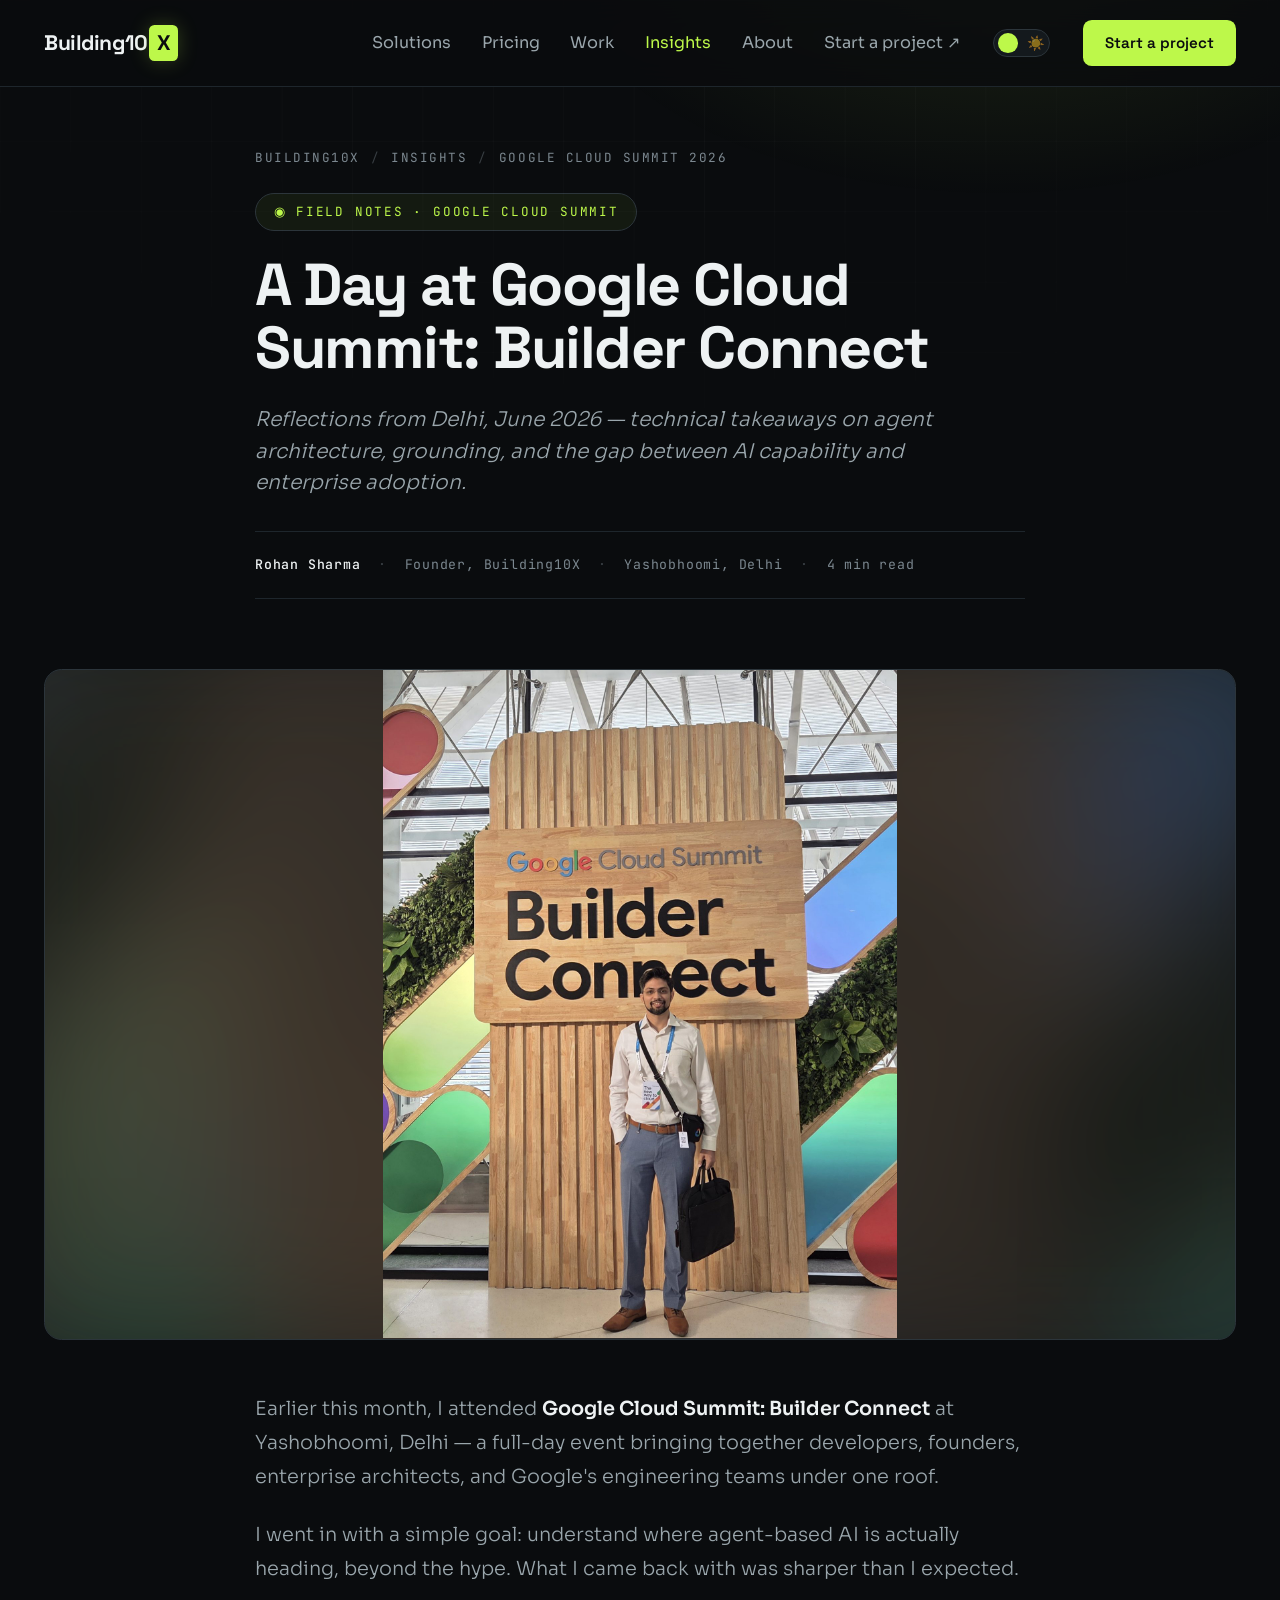
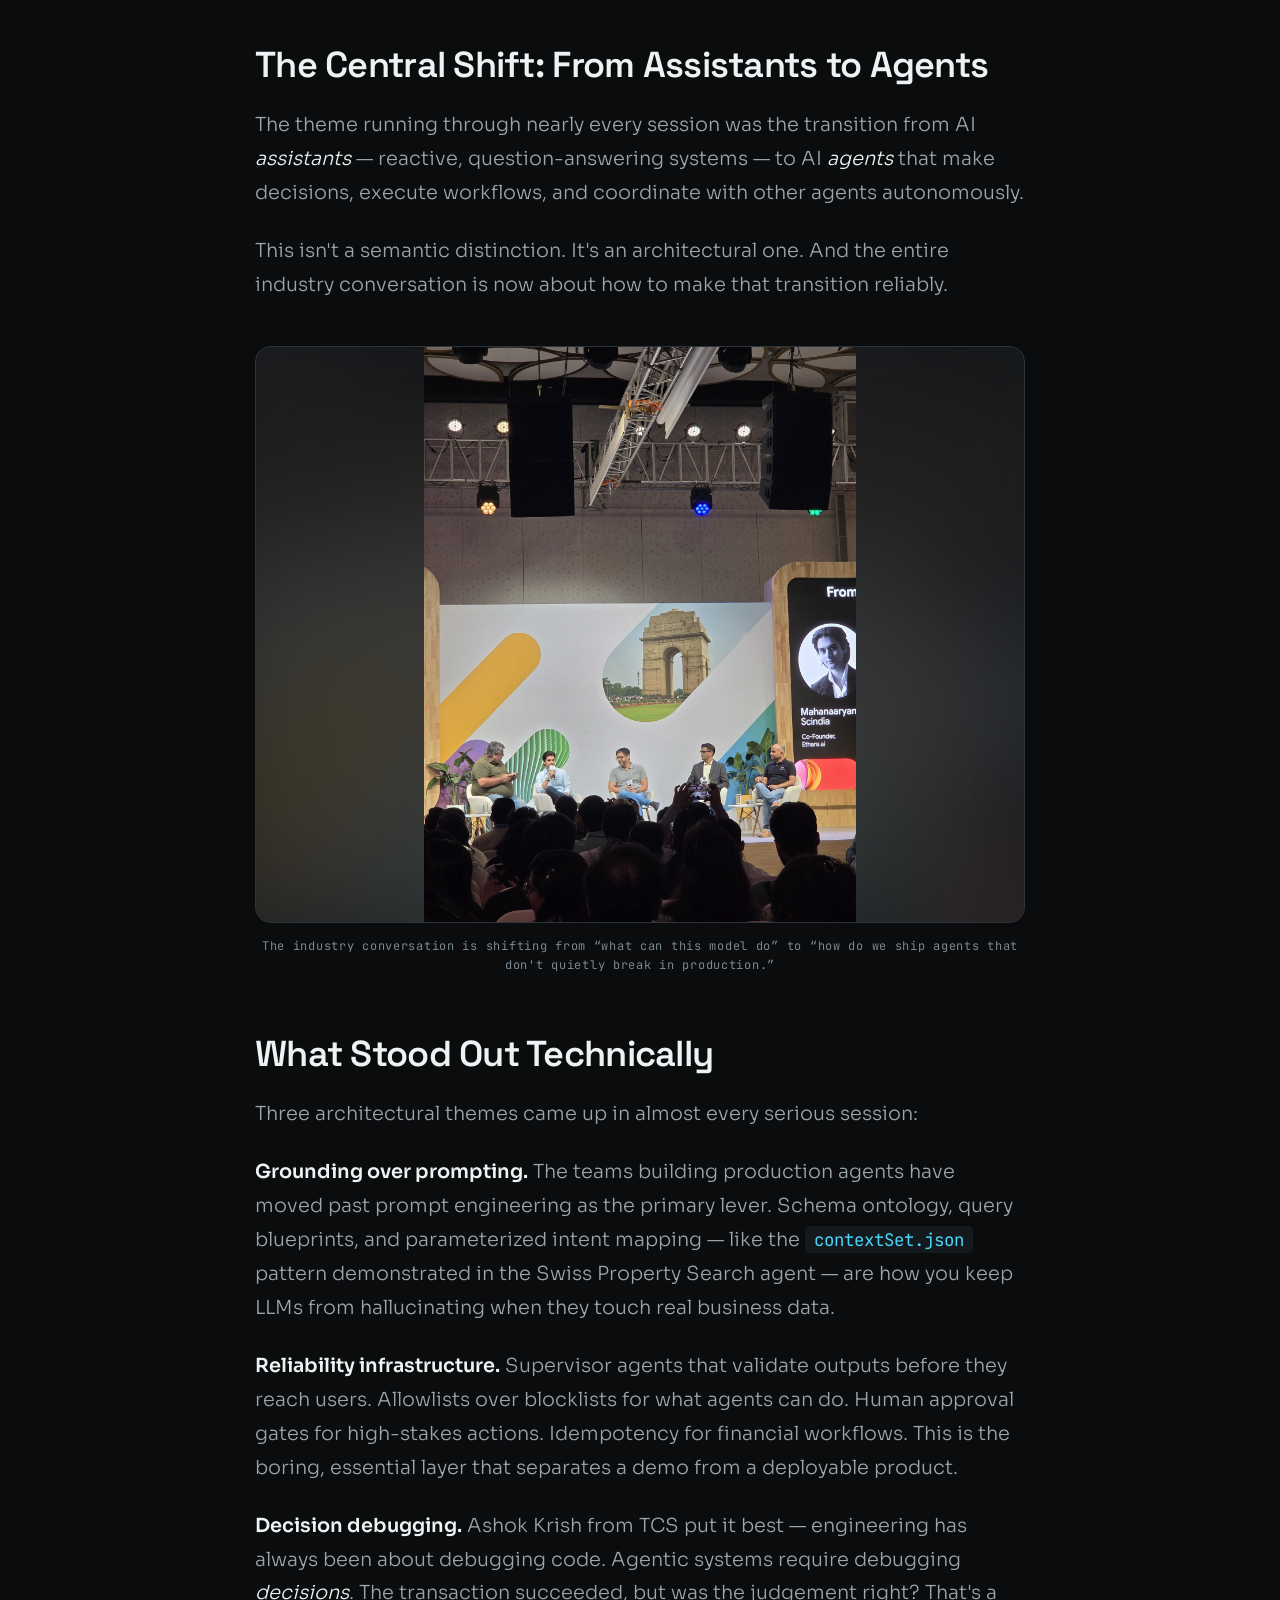
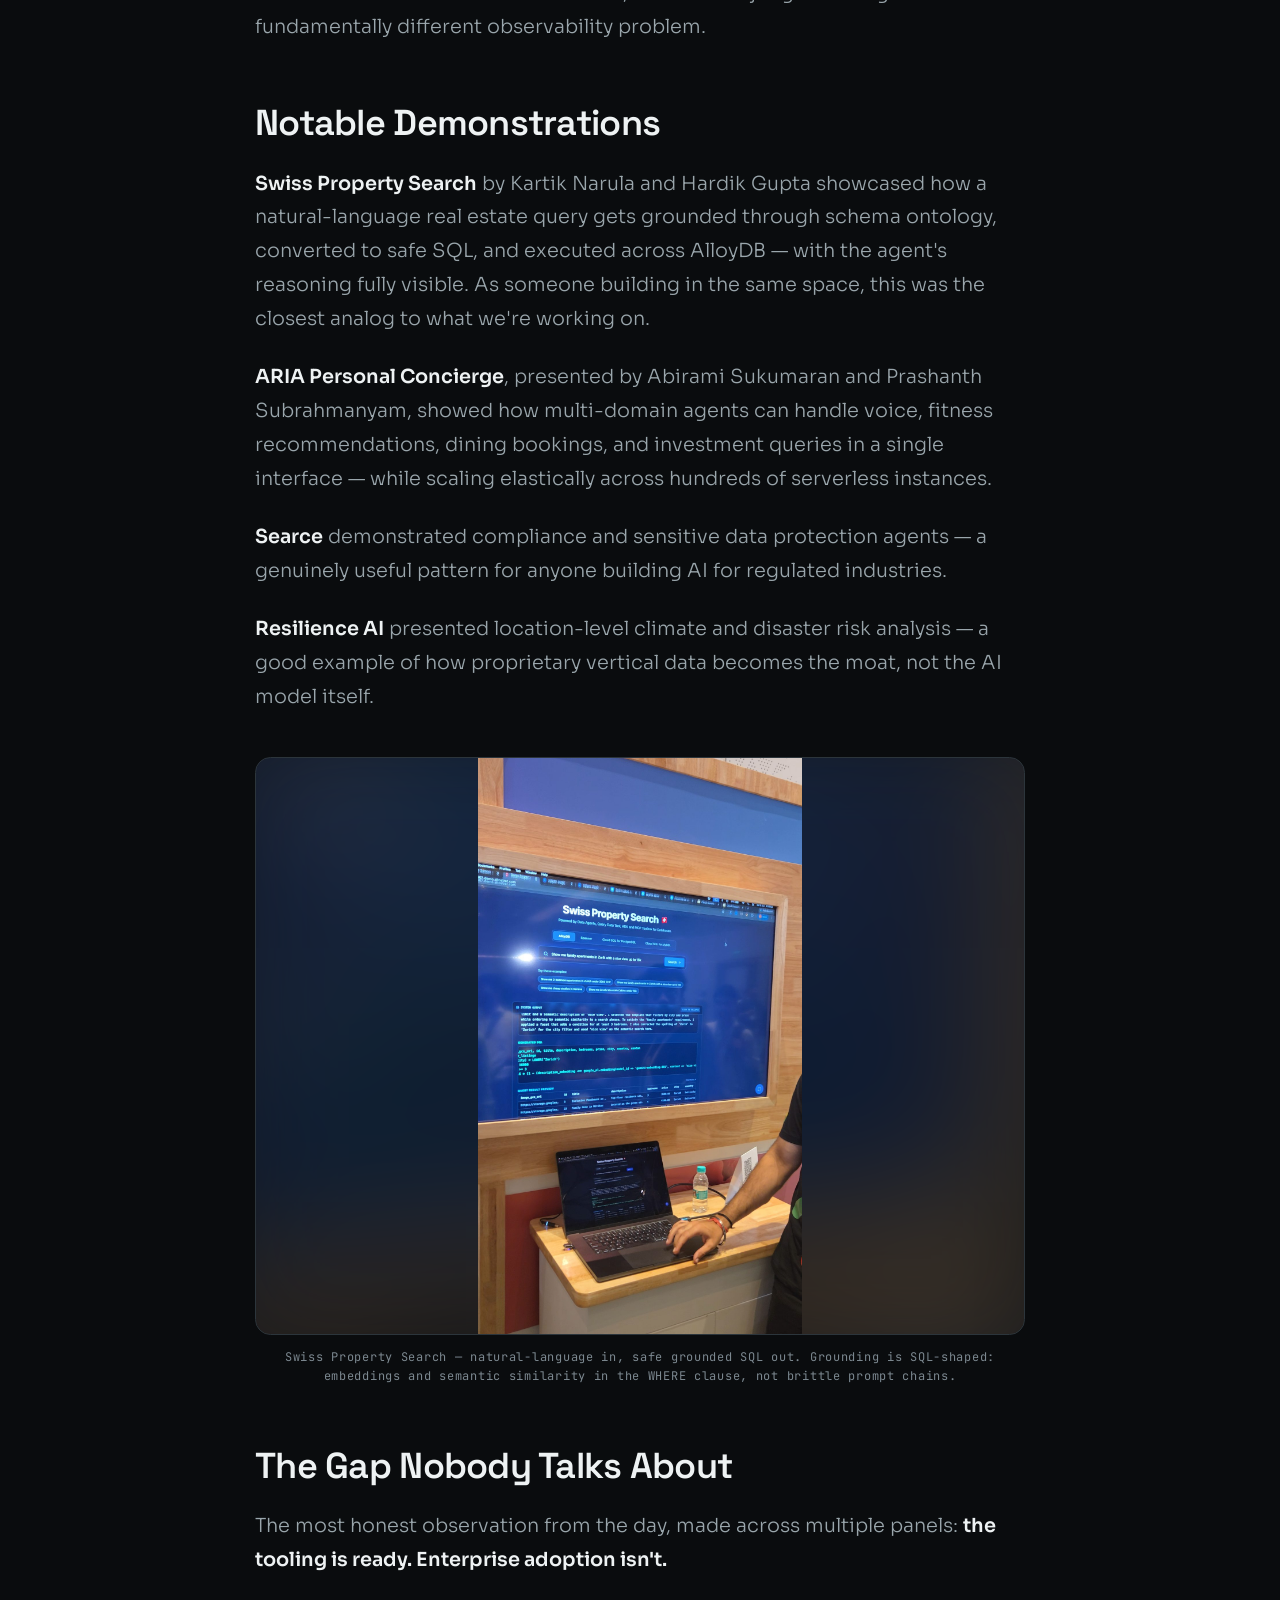
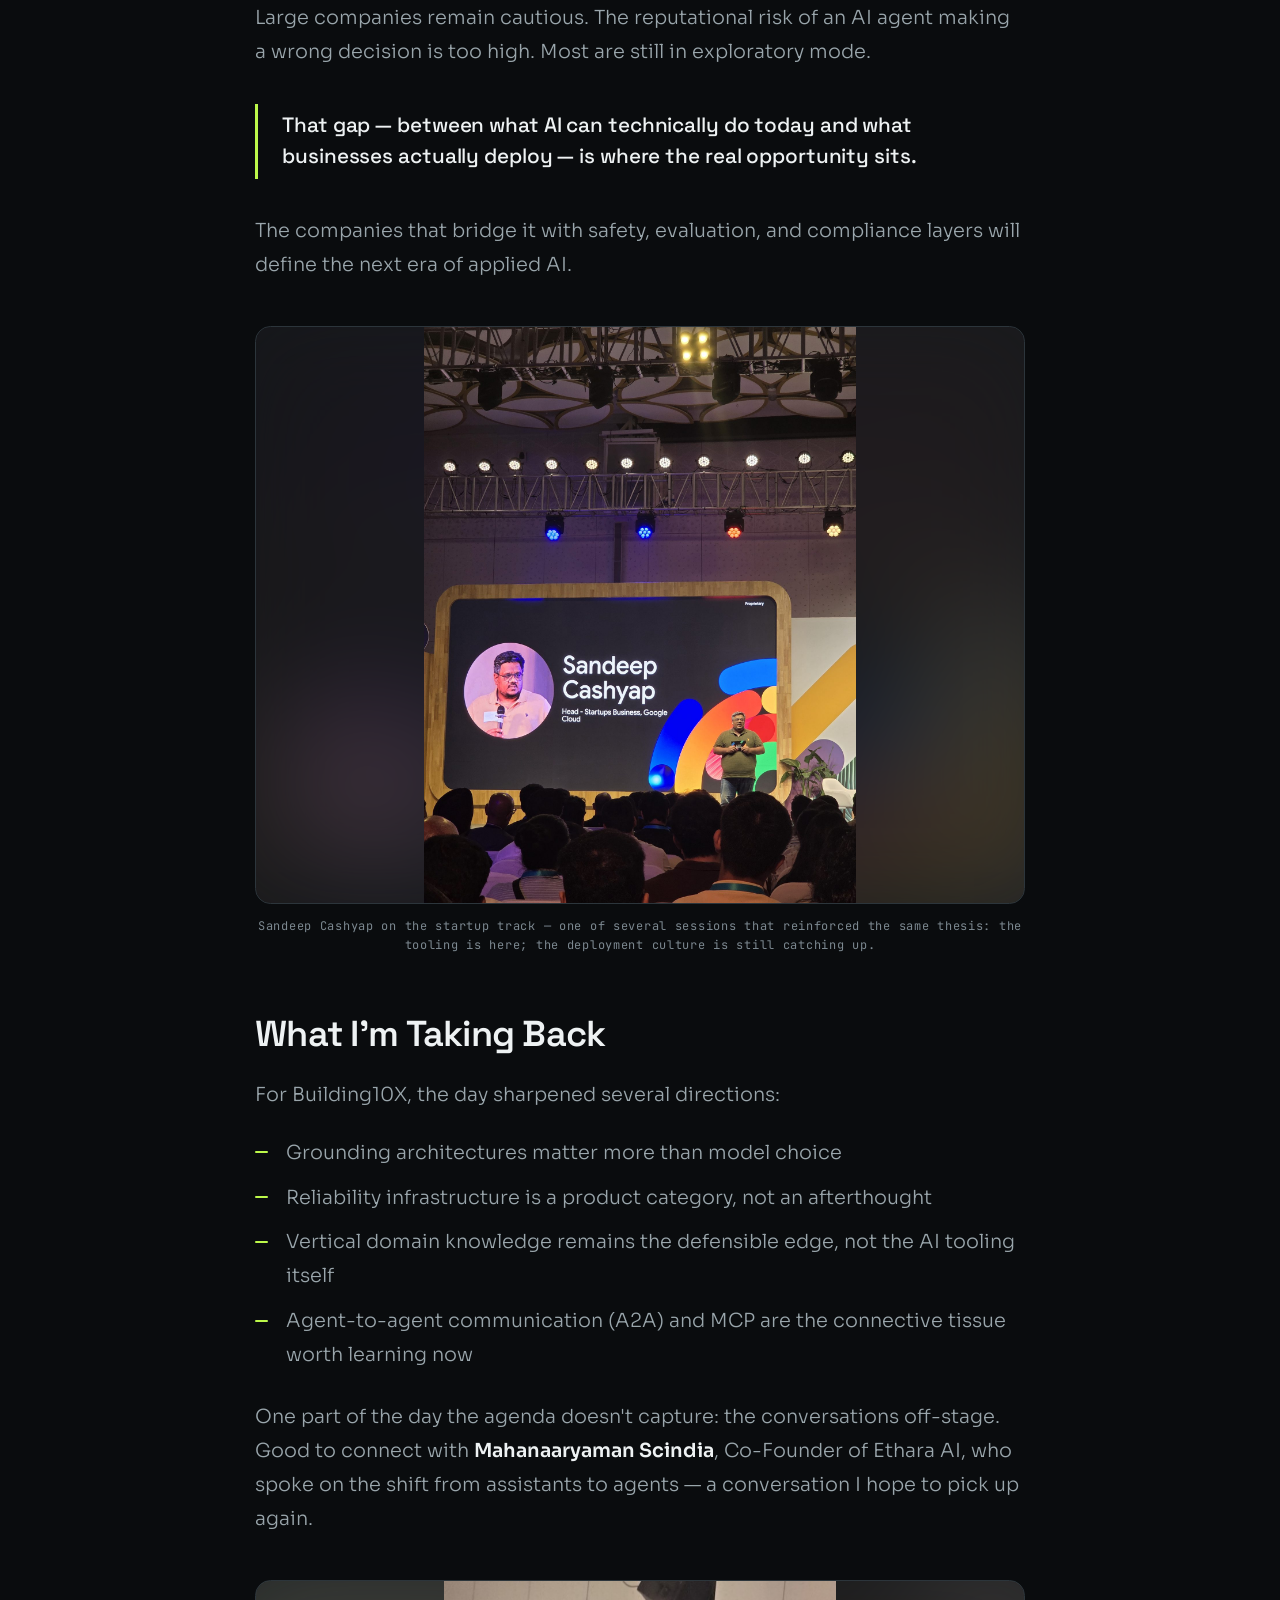
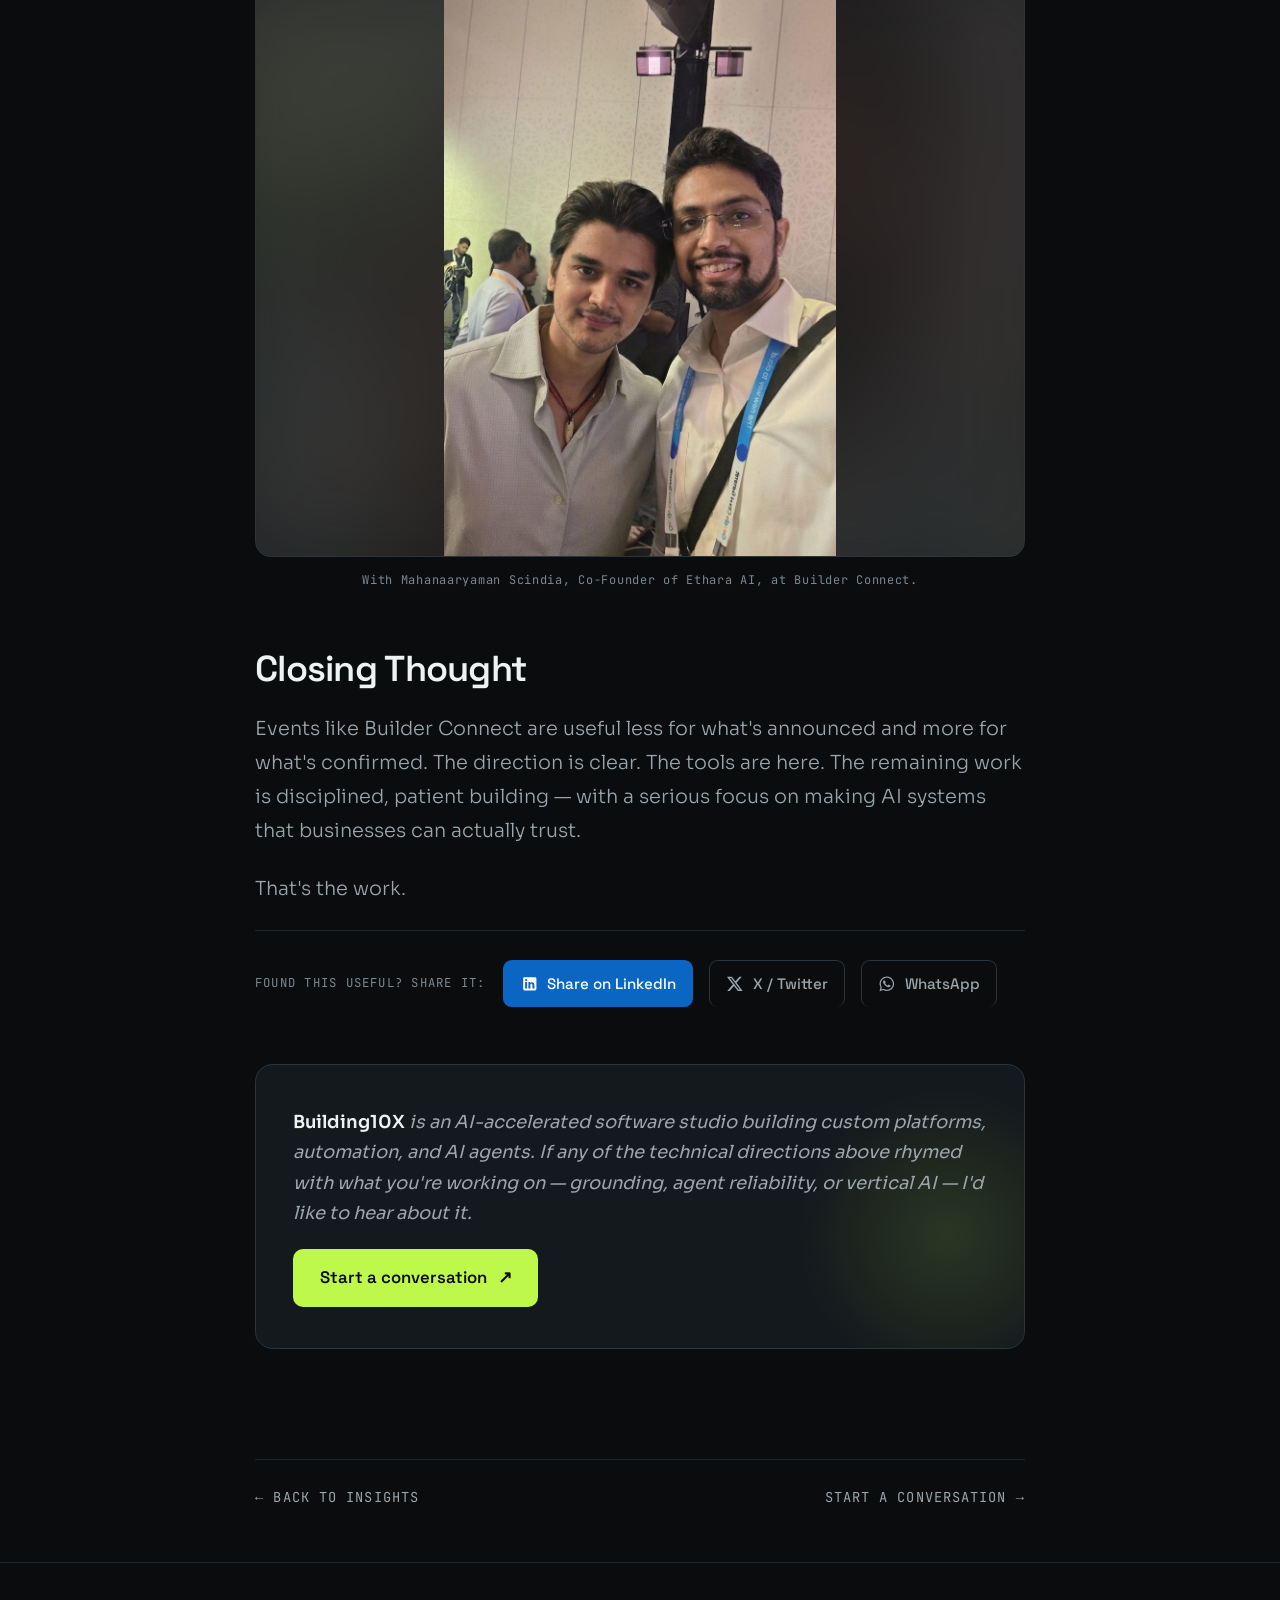
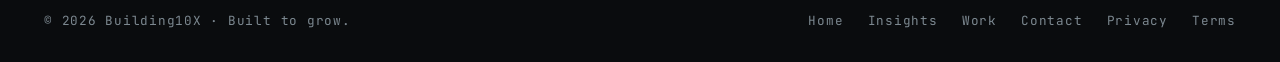
<file: blog/google-cloud-summit-builder-connect-2026.html>
<!DOCTYPE html>
<html lang="en" data-theme="dark">
<head>
<meta charset="UTF-8">
<meta name="viewport" content="width=device-width, initial-scale=1.0, viewport-fit=cover">
<title>A Day at Google Cloud Summit: Builder Connect 2026 — Notes on Agent Architecture &amp; Enterprise AI | Building10X</title>
<meta name="description" content="Reflections from Google Cloud Summit: Builder Connect 2026 in Delhi — technical takeaways on agent architecture, grounding, and the gap between AI capability and enterprise adoption.">
<meta name="author" content="Rohan Sharma, Building10X">
<meta name="theme-color" content="#0a0c0e">
<link rel="canonical" href="https://building10x.com/blog/google-cloud-summit-builder-connect-2026.html">

<!-- Favicon -->
<link rel="icon" href="/favicon.ico" sizes="any">
<link rel="icon" type="image/svg+xml" href="/favicon.svg">
<link rel="icon" type="image/png" sizes="96x96" href="/favicon-96x96.png">
<link rel="apple-touch-icon" href="/apple-touch-icon.png">

<!-- OpenGraph -->
<meta property="og:type" content="article">
<meta property="og:url" content="https://building10x.com/blog/google-cloud-summit-builder-connect-2026.html">
<meta property="og:title" content="A Day at Google Cloud Summit: Builder Connect — Notes on Agent Architecture &amp; Enterprise AI">
<meta property="og:description" content="Reflections from Delhi, June 2026 — technical takeaways on agent architecture, grounding, and the gap between AI capability and enterprise adoption.">
<meta property="og:site_name" content="Building10X">
<meta property="og:image" content="https://building10x.com/blog/blog-images-gcs/hero-rohan-builder-connect.jpg">
<meta property="og:image:alt" content="Rohan Sharma at Google Cloud Summit: Builder Connect India 2026 in Delhi.">
<meta property="article:author" content="Rohan Sharma">
<meta property="article:section" content="Insights">
<meta property="article:tag" content="Agent architecture">
<meta property="article:tag" content="Google Cloud">
<meta property="article:tag" content="Enterprise AI">

<!-- Twitter -->
<meta name="twitter:card" content="summary_large_image">
<meta name="twitter:title" content="A Day at Google Cloud Summit: Builder Connect — Notes on Agent Architecture &amp; Enterprise AI">
<meta name="twitter:description" content="Reflections from Delhi, June 2026 — technical takeaways on agent architecture, grounding, and the gap between AI capability and enterprise adoption.">
<meta name="twitter:image" content="https://building10x.com/blog/blog-images-gcs/hero-rohan-builder-connect.jpg">

<!-- BlogPosting structured data -->
<script type="application/ld+json">
{
  "@context": "https://schema.org",
  "@type": "BlogPosting",
  "headline": "A Day at Google Cloud Summit: Builder Connect",
  "description": "Reflections from Google Cloud Summit: Builder Connect 2026 in Delhi — technical takeaways on agent architecture, grounding, and the gap between AI capability and enterprise adoption.",
  "author": { "@type": "Person", "name": "Rohan Sharma", "url": "https://building10x.com" },
  "publisher": {
    "@type": "Organization",
    "name": "Building10X",
    "url": "https://building10x.com"
  },
  "image": "https://building10x.com/blog/blog-images-gcs/hero-rohan-builder-connect.jpg",
  "datePublished": "2026-06-06",
  "dateModified": "2026-07-08",
  "mainEntityOfPage": "https://building10x.com/blog/google-cloud-summit-builder-connect-2026.html"
}
</script>

<link rel="stylesheet" href="/fonts/fonts.css">

<style>
  /* Theme tokens — mirrors main site exactly */
  :root, html[data-theme="dark"] {
    --bg:#0a0c0e; --bg-soft:#0f1316; --panel:#14191d; --panel-2:#171d22;
    --line:#1e262c; --line-bright:#2c353b;
    --ink:#eef2f3; --ink-dim:#9aa6ac; --ink-faint:#7c8890;
    --accent:#bdf84a; --accent-deep:#8fd400; --accent-2:#4ad6f8;
    --accent-glow:rgba(189,248,74,.22);
    --x-text:#0a0c0e;
    --grid-rgb:255,255,255; --grid-op:.018;
  }
  html[data-theme="light"] {
    --bg:#f4f3ef; --bg-soft:#ffffff; --panel:#ffffff; --panel-2:#fbfbf8;
    --line:#e8e6df; --line-bright:#d8d5cc;
    --ink:#16181c; --ink-dim:#5a5d63; --ink-faint:#6b6d67;
    --accent:#1a6b3c; --accent-deep:#0f4f2a; --accent-2:#c2502a;
    --accent-glow:rgba(26,107,60,.15);
    --x-text:#ffffff;
    --grid-rgb:120,120,120; --grid-op:.035;
  }

  *{box-sizing:border-box;margin:0;padding:0}
  html{scroll-behavior:smooth}

  body{
    background:var(--bg); color:var(--ink);
    font-family:'Sora',sans-serif; font-weight:300; line-height:1.6;
    -webkit-font-smoothing:antialiased; overflow-x:hidden;
    transition:background .55s ease, color .55s ease;
    zoom:1.10;
  }
  @media(max-width:880px){ body{ zoom:1; } }

  body::before{
    content:"";position:fixed;inset:0;z-index:0;pointer-events:none;
    background-image:
      linear-gradient(rgba(var(--grid-rgb),var(--grid-op)) 1px,transparent 1px),
      linear-gradient(90deg,rgba(var(--grid-rgb),var(--grid-op)) 1px,transparent 1px);
    background-size:64px 64px;
    mask-image:radial-gradient(ellipse 90% 70% at 50% 0%,#000 30%,transparent 80%);
    transition:opacity .55s;
  }
  body::after{
    content:"";position:fixed;inset:0;z-index:0;pointer-events:none;opacity:.5;
    background:radial-gradient(ellipse 60% 50% at 78% -8%,var(--accent-glow),transparent 60%);
    transition:background .55s;
  }

  .wrap{max-width:1380px;margin:0 auto;padding:0 40px;position:relative;z-index:2}

  /* Nav */
  header{
    position:sticky;top:0;z-index:50;backdrop-filter:blur(14px);
    background:color-mix(in srgb,var(--bg) 82%,transparent);
    border-bottom:1px solid var(--line);transition:all .55s
  }
  .nav{display:flex;align-items:center;justify-content:space-between;padding:18px 0}
  .brand{display:flex;align-items:center;gap:11px;text-decoration:none}
  .brand .mark{font-family:'Space Grotesk',sans-serif;font-weight:700;font-size:1.2rem;letter-spacing:-.02em;display:flex;align-items:center;color:var(--ink)}
  .brand .x{color:var(--x-text);background:var(--accent);padding:1px 7px;border-radius:5px;margin-left:1px;box-shadow:0 0 18px var(--accent-glow);font-weight:700;transition:all .55s}
  .nav-right{display:flex;align-items:center;gap:30px}
  .nav-links{display:flex;gap:28px}
  .nav-links a{color:var(--ink-dim);text-decoration:none;font-size:.92rem;font-weight:400;transition:color .25s;position:relative}
  .nav-links a:hover{color:var(--ink)}
  .nav-links a.current{color:var(--accent)}
  .nav-cta{background:var(--accent);color:var(--x-text);text-decoration:none;font-family:'Space Grotesk',sans-serif;font-weight:600;font-size:.86rem;padding:10px 20px;border-radius:8px;transition:all .25s}
  .nav-cta:hover{transform:translateY(-1px);box-shadow:0 8px 30px var(--accent-glow)}
  .toggle{width:52px;height:26px;border:1px solid var(--line-bright);border-radius:100px;position:relative;cursor:pointer;display:flex;align-items:center;padding:0 4px;background:var(--panel);transition:all .55s}
  .toggle .ico{font-size:.8rem;line-height:1;opacity:.5;transition:opacity .3s}
  .toggle .moon{margin-right:auto}
  .toggle .sun{margin-left:auto}
  html[data-theme="dark"] .toggle .moon{opacity:1}
  html[data-theme="light"] .toggle .sun{opacity:1}
  .toggle::after{content:"";width:18px;height:18px;background:var(--accent);border-radius:50%;position:absolute;top:50%;transform:translateY(-50%);left:4px;transition:left .35s cubic-bezier(.5,0,.2,1),background .55s}
  html[data-theme="light"] .toggle::after{left:28px}
  .menu-btn{display:none;background:transparent;border:1px solid var(--line-bright);border-radius:9px;color:var(--ink);font-size:1.4rem;line-height:1;cursor:pointer;width:46px;height:44px;align-items:center;justify-content:center}
  .menu-btn:hover{border-color:var(--accent);color:var(--accent)}

  @media(max-width:880px){
    .menu-btn{display:flex}
    .nav-right .nav-cta{display:none}
    .nav-right{gap:14px;margin-right:14px}
    .nav{gap:10px}
    .nav-links{
      display:flex;position:absolute;top:100%;left:0;right:0;
      flex-direction:column;align-items:stretch;gap:0;
      background:var(--bg-soft);border-bottom:1px solid var(--line);
      padding:8px 0;
      max-height:0;overflow:hidden;opacity:0;pointer-events:none;
      transition:max-height .35s ease,opacity .3s ease,padding .3s ease;
    }
    header.mobile-open .nav-links{max-height:520px;opacity:1;pointer-events:auto;padding:14px 0}
    .nav-links a{padding:13px 40px;font-size:1rem}
  }

  /* Article layout */
  .article-wrap{max-width:780px;margin:0 auto;padding:0 40px;position:relative;z-index:2}
  @media(max-width:640px){ .article-wrap{ padding:0 22px } }

  .article-top{padding:56px 0 20px;max-width:780px;margin:0 auto;padding-left:40px;padding-right:40px}
  @media(max-width:640px){ .article-top{ padding-left:22px;padding-right:22px } }
  .breadcrumb{
    font-family:'JetBrains Mono',monospace;
    font-size:.72rem;letter-spacing:.12em;text-transform:uppercase;
    color:var(--ink-faint);display:flex;align-items:center;gap:10px;flex-wrap:wrap;
  }
  .breadcrumb a{color:var(--ink-faint);text-decoration:none;transition:color .2s}
  .breadcrumb a:hover{color:var(--accent)}
  .breadcrumb .sep{opacity:.4}

  .eyebrow{
    display:inline-flex;align-items:center;gap:10px;
    font-family:'JetBrains Mono',monospace;
    font-size:.72rem;letter-spacing:.14em;text-transform:uppercase;
    color:var(--accent);
    border:1px solid var(--line-bright);border-radius:100px;
    padding:7px 16px;margin:22px 0 20px;
    background:color-mix(in srgb,var(--accent) 6%,transparent);
  }

  h1.article-title{
    font-family:'Space Grotesk',sans-serif;font-weight:700;
    font-size:clamp(2.1rem,4.2vw,3.5rem);line-height:1.08;letter-spacing:-.025em;
    margin-bottom:22px;color:var(--ink);
  }
  .article-deck{
    font-family:'Sora',sans-serif;font-weight:300;font-style:italic;
    font-size:1.15rem;line-height:1.55;color:var(--ink-dim);
    margin-bottom:30px;max-width:680px;
  }

  .article-meta{
    display:flex;align-items:center;gap:16px;flex-wrap:wrap;
    padding:20px 0;border-top:1px solid var(--line);border-bottom:1px solid var(--line);
    font-family:'JetBrains Mono',monospace;font-size:.75rem;color:var(--ink-faint);letter-spacing:.06em;
  }
  .article-meta .m-author{color:var(--ink);font-weight:500}
  .article-meta .m-dot{opacity:.4}

  /* Hero image — landscape frame with blurred backdrop for portrait shots */
  .hero-img{
    margin:44px 0 12px;max-width:1200px;margin-left:auto;margin-right:auto;
    padding:0 40px;position:relative;z-index:2;
  }
  @media(max-width:640px){ .hero-img{ padding:0 22px } }
  .hero-frame{
    aspect-ratio:16/9;background:var(--panel);
    border:1px solid var(--line-bright);border-radius:16px;
    overflow:hidden;display:flex;align-items:center;justify-content:center;position:relative;
  }
  .hero-frame::before{
    content:"";position:absolute;inset:0;
    background-image:var(--hero-bg);background-size:cover;background-position:center;
    filter:blur(60px) brightness(.5);transform:scale(1.15);opacity:.55;
  }
  .hero-frame img{
    position:relative;z-index:1;max-height:100%;max-width:100%;
    height:100%;width:auto;object-fit:contain;display:block;
  }

  /* Article body */
  .article-body{
    padding:36px 0 60px;
    font-family:'Sora',sans-serif;font-weight:300;
    font-size:1.1rem;line-height:1.75;color:var(--ink-dim);
  }
  .article-body p{margin-bottom:22px}
  .article-body p em{color:var(--ink);font-style:italic}
  .article-body strong{color:var(--ink);font-weight:600}
  .article-body a{
    color:var(--accent);text-decoration:none;
    border-bottom:1px solid color-mix(in srgb,var(--accent) 40%,transparent);
    transition:border-color .2s;
  }
  .article-body a:hover{border-bottom-color:var(--accent)}
  /* Buttons inside the article body must not inherit the green text-link styling */
  .article-body a.cta-btn,.article-body a.cta-btn:hover{color:var(--x-text);border-bottom:none}
  .article-body a.share-btn{color:var(--ink-dim);border-bottom:none}
  .article-body a.share-btn:hover{color:var(--ink);border-bottom:none}
  .article-body a.share-btn.linkedin,.article-body a.share-btn.linkedin:hover{color:#fff}
  .article-body h2{
    font-family:'Space Grotesk',sans-serif;font-weight:600;
    font-size:clamp(1.6rem,2.6vw,2.05rem);line-height:1.2;letter-spacing:-.02em;
    color:var(--ink);margin:52px 0 20px;
  }
  .article-body hr{border:none;border-top:1px solid var(--line);margin:44px 0}
  .article-body ul{margin:14px 0 26px;padding-left:0;list-style:none}
  .article-body ul li{
    position:relative;padding-left:28px;margin-bottom:10px;
    color:var(--ink-dim);
  }
  .article-body ul li::before{
    content:"";position:absolute;left:0;top:14px;width:12px;height:2px;
    background:var(--accent);border-radius:2px;
  }

  /* In-body image with landscape frame + blurred backdrop */
  .body-img{margin:40px 0}
  .body-img .body-frame{
    aspect-ratio:4/3;background:var(--panel);
    border:1px solid var(--line-bright);border-radius:14px;
    overflow:hidden;display:flex;align-items:center;justify-content:center;position:relative;
  }
  .body-img .body-frame::before{
    content:"";position:absolute;inset:0;
    background-image:var(--body-bg);background-size:cover;background-position:center;
    filter:blur(50px) brightness(.5);transform:scale(1.15);opacity:.5;
  }
  .body-img .body-frame img{
    position:relative;z-index:1;max-height:100%;max-width:100%;
    height:100%;width:auto;object-fit:contain;display:block;
  }
  .body-img figcaption{
    font-family:'JetBrains Mono',monospace;font-size:.68rem;color:var(--ink-faint);
    letter-spacing:.06em;text-align:center;margin-top:12px;line-height:1.6;
  }

  /* Pull quote */
  .pull{
    border-left:3px solid var(--accent);padding:6px 0 6px 22px;margin:32px 0;
    font-family:'Space Grotesk',sans-serif;font-weight:500;
    font-size:1.18rem;line-height:1.5;color:var(--ink);letter-spacing:-.005em;
  }

  /* Share bar — sticky-ish social share, LinkedIn-primary */
  .share-bar{
    display:flex;align-items:center;gap:14px;flex-wrap:wrap;
    padding:26px 0 0;margin-top:8px;border-top:1px solid var(--line);
  }
  .share-bar .share-label{
    font-family:'JetBrains Mono',monospace;font-size:.7rem;
    letter-spacing:.1em;text-transform:uppercase;color:var(--ink-faint);
    margin-right:2px;
  }
  .share-btn{
    display:inline-flex;align-items:center;gap:8px;
    padding:9px 15px;border-radius:8px;text-decoration:none;
    font-family:'Space Grotesk',sans-serif;font-weight:500;font-size:.86rem;
    transition:transform .2s,box-shadow .3s,border-color .25s,color .25s;
    border:1px solid var(--line-bright);color:var(--ink-dim);
  }
  .share-btn:hover{transform:translateY(-2px);border-color:var(--accent);color:var(--ink)}
  .share-btn.linkedin{background:#0A66C2;border-color:#0A66C2;color:#fff}
  .share-btn.linkedin:hover{box-shadow:0 8px 24px rgba(10,102,194,.4);color:#fff}
  .share-btn svg{width:16px;height:16px;flex-shrink:0}

  /* CTA block */
  .cta-block{
    margin:52px 0 40px;padding:38px 34px;
    background:var(--panel);border:1px solid var(--line-bright);border-radius:16px;
    position:relative;overflow:hidden;
  }
  .cta-block::before{
    content:"";position:absolute;top:-40%;right:-20%;width:60%;height:200%;
    background:radial-gradient(ellipse 50% 40% at center,var(--accent-glow),transparent 65%);
    pointer-events:none;opacity:.6;
  }
  .cta-block p{
    font-family:'Sora',sans-serif;font-style:italic;font-weight:400;
    color:var(--ink-dim);font-size:1.02rem;line-height:1.7;margin-bottom:18px;
    position:relative;z-index:1;
  }
  .cta-block p strong{color:var(--ink);font-style:normal}
  .cta-btn{
    display:inline-flex;align-items:center;gap:10px;
    background:var(--accent);color:var(--x-text);text-decoration:none;
    font-family:'Space Grotesk',sans-serif;font-weight:600;font-size:.95rem;
    padding:13px 24px;border-radius:9px;
    transition:transform .2s,box-shadow .3s;position:relative;z-index:1;
  }
  .cta-btn:hover{transform:translateY(-2px);box-shadow:0 12px 32px var(--accent-glow)}

  /* Article nav */
  .article-nav{
    padding:24px 0 48px;display:flex;justify-content:space-between;
    align-items:center;gap:20px;flex-wrap:wrap;border-top:1px solid var(--line);
  }
  .article-nav a{
    color:var(--ink-dim);text-decoration:none;
    font-family:'JetBrains Mono',monospace;font-size:.78rem;
    letter-spacing:.08em;text-transform:uppercase;
    transition:color .25s;display:inline-flex;align-items:center;gap:8px;
  }
  .article-nav a:hover{color:var(--accent)}

  /* Footer */
  footer{border-top:1px solid var(--line);padding:44px 0 28px;margin-top:0}
  .foot-inner{
    display:flex;justify-content:space-between;align-items:center;gap:20px;flex-wrap:wrap;
    font-family:'JetBrains Mono',monospace;font-size:.72rem;
    color:var(--ink-faint);letter-spacing:.06em;
  }
  .foot-inner a{color:var(--ink-faint);text-decoration:none;transition:color .2s}
  .foot-inner a:hover{color:var(--accent)}
  .foot-links{display:flex;gap:22px}
</style>
</head>
<body>

<!-- ============ NAV ============ -->
<header>
  <div class="wrap">
    <div class="nav">
      <a href="/" class="brand"><span class="mark">Building10<span class="x">X</span></span></a>
      <div class="nav-right">
        <div class="nav-links">
          <a href="/#solutions">Solutions</a>
          <a href="/#pricing">Pricing</a>
          <a href="/#work">Work</a>
          <a href="/#insights" class="current">Insights</a>
          <a href="/#about">About</a>
          <a href="/#contact" class="nav-menu-cta">Start a project ↗</a>
        </div>
        <div class="toggle" id="toggle" role="button" tabindex="0" aria-label="Toggle theme">
          <span class="ico moon">🌙</span>
          <span class="ico sun">☀️</span>
        </div>
        <a href="/#contact" class="nav-cta">Start a project</a>
      </div>
      <button class="menu-btn" id="menuBtn" aria-label="Menu">≡</button>
    </div>
  </div>
</header>

<!-- ============ ARTICLE HEAD ============ -->
<div class="article-top">
  <div class="breadcrumb">
    <a href="/">Building10X</a>
    <span class="sep">/</span>
    <a href="/#insights">Insights</a>
    <span class="sep">/</span>
    <span>Google Cloud Summit 2026</span>
  </div>
  <div class="eyebrow">◉ Field notes · Google Cloud Summit</div>
  <h1 class="article-title">A Day at Google Cloud Summit: Builder Connect</h1>
  <p class="article-deck">Reflections from Delhi, June 2026 — technical takeaways on agent architecture, grounding, and the gap between AI capability and enterprise adoption.</p>
  <div class="article-meta">
    <span class="m-author">Rohan Sharma</span>
    <span class="m-dot">·</span>
    <span>Founder, Building10X</span>
    <span class="m-dot">·</span>
    <span>Yashobhoomi, Delhi</span>
    <span class="m-dot">·</span>
    <span>4 min read</span>
  </div>
</div>

<!-- ============ HERO ============ -->
<div class="hero-img">
  <div class="hero-frame" style="--hero-bg:url('./blog-images-gcs/hero-rohan-builder-connect.jpg')">
    <img src="./blog-images-gcs/hero-rohan-builder-connect.jpg" width="1536" height="2000" fetchpriority="high" decoding="async" alt="Rohan Sharma at Google Cloud Summit: Builder Connect India 2026, standing beneath the wooden Builder Connect signage at Yashobhoomi, Delhi.">
  </div>
</div>

<!-- ============ BODY ============ -->
<div class="article-wrap">
  <article class="article-body">

    <p>Earlier this month, I attended <strong>Google Cloud Summit: Builder Connect</strong> at Yashobhoomi, Delhi — a full-day event bringing together developers, founders, enterprise architects, and Google's engineering teams under one roof.</p>

    <p>I went in with a simple goal: understand where agent-based AI is actually heading, beyond the hype. What I came back with was sharper than I expected.</p>

    <h2>The Central Shift: From Assistants to Agents</h2>

    <p>The theme running through nearly every session was the transition from AI <em>assistants</em> — reactive, question-answering systems — to AI <em>agents</em> that make decisions, execute workflows, and coordinate with other agents autonomously.</p>

    <p>This isn't a semantic distinction. It's an architectural one. And the entire industry conversation is now about how to make that transition reliably.</p>

    <!-- IMAGE 2 — panel discussion -->
    <figure class="body-img">
      <div class="body-frame" style="--body-bg:url('./blog-images-gcs/panel-assistants-to-agents.jpg')">
        <img src="./blog-images-gcs/panel-assistants-to-agents.jpg" width="1500" height="2000" loading="lazy" decoding="async" alt="A panel discussion at Google Cloud Summit: Builder Connect 2026 with five industry speakers on stage, backdrop featuring India Gate imagery and Google Cloud branding.">
      </div>
      <figcaption>The industry conversation is shifting from “what can this model do” to “how do we ship agents that don't quietly break in production.”</figcaption>
    </figure>

    <h2>What Stood Out Technically</h2>

    <p>Three architectural themes came up in almost every serious session:</p>

    <p><strong>Grounding over prompting.</strong> The teams building production agents have moved past prompt engineering as the primary lever. Schema ontology, query blueprints, and parameterized intent mapping — like the <code style="background:var(--panel);padding:2px 8px;border-radius:4px;font-family:'JetBrains Mono',monospace;font-size:.9em;color:var(--accent-2)">contextSet.json</code> pattern demonstrated in the Swiss Property Search agent — are how you keep LLMs from hallucinating when they touch real business data.</p>

    <p><strong>Reliability infrastructure.</strong> Supervisor agents that validate outputs before they reach users. Allowlists over blocklists for what agents can do. Human approval gates for high-stakes actions. Idempotency for financial workflows. This is the boring, essential layer that separates a demo from a deployable product.</p>

    <p><strong>Decision debugging.</strong> Ashok Krish from TCS put it best — engineering has always been about debugging code. Agentic systems require debugging <em>decisions</em>. The transaction succeeded, but was the judgement right? That's a fundamentally different observability problem.</p>

    <h2>Notable Demonstrations</h2>

    <p><strong>Swiss Property Search</strong> by Kartik Narula and Hardik Gupta showcased how a natural-language real estate query gets grounded through schema ontology, converted to safe SQL, and executed across AlloyDB — with the agent's reasoning fully visible. As someone building in the same space, this was the closest analog to what we're working on.</p>

    <p><strong>ARIA Personal Concierge</strong>, presented by Abirami Sukumaran and Prashanth Subrahmanyam, showed how multi-domain agents can handle voice, fitness recommendations, dining bookings, and investment queries in a single interface — while scaling elastically across hundreds of serverless instances.</p>

    <p><strong>Searce</strong> demonstrated compliance and sensitive data protection agents — a genuinely useful pattern for anyone building AI for regulated industries.</p>

    <p><strong>Resilience AI</strong> presented location-level climate and disaster risk analysis — a good example of how proprietary vertical data becomes the moat, not the AI model itself.</p>

    <!-- IMAGE 4 — Swiss Property Search demo screen -->
    <figure class="body-img">
      <div class="body-frame" style="--body-bg:url('./blog-images-gcs/swiss-property-search-demo.jpg')">
        <img src="./blog-images-gcs/swiss-property-search-demo.jpg" width="1125" height="2000" loading="lazy" decoding="async" alt="Swiss Property Search demo screen at Google Cloud Summit, showing a natural-language query — 'Show me family apartments in Zurich with a nice view up to 16k' — converted into generated SQL for AlloyDB using embeddings and semantic similarity, with the agent's reasoning visible on screen.">
      </div>
      <figcaption>Swiss Property Search — natural-language in, safe grounded SQL out. Grounding is SQL-shaped: embeddings and semantic similarity in the WHERE clause, not brittle prompt chains.</figcaption>
    </figure>

    <h2>The Gap Nobody Talks About</h2>

    <p>The most honest observation from the day, made across multiple panels: <strong>the tooling is ready. Enterprise adoption isn't.</strong></p>

    <p>Large companies remain cautious. The reputational risk of an AI agent making a wrong decision is too high. Most are still in exploratory mode.</p>

    <blockquote class="pull">That gap — between what AI can technically do today and what businesses actually deploy — is where the real opportunity sits.</blockquote>

    <p>The companies that bridge it with safety, evaluation, and compliance layers will define the next era of applied AI.</p>

    <!-- IMAGE 5 — Sandeep Cashyap keynote -->
    <figure class="body-img">
      <div class="body-frame" style="--body-bg:url('./blog-images-gcs/sandeep-cashyap-keynote.jpg')">
        <img src="./blog-images-gcs/sandeep-cashyap-keynote.jpg" width="1500" height="2000" loading="lazy" decoding="async" alt="Sandeep Cashyap, Head of Startups Business at Google Cloud, on stage at the Google Cloud Summit: Builder Connect 2026 keynote, with his headshot and title projected on the main screen.">
      </div>
      <figcaption>Sandeep Cashyap on the startup track — one of several sessions that reinforced the same thesis: the tooling is here; the deployment culture is still catching up.</figcaption>
    </figure>

    <h2>What I'm Taking Back</h2>

    <p>For Building10X, the day sharpened several directions:</p>

    <ul>
      <li>Grounding architectures matter more than model choice</li>
      <li>Reliability infrastructure is a product category, not an afterthought</li>
      <li>Vertical domain knowledge remains the defensible edge, not the AI tooling itself</li>
      <li>Agent-to-agent communication (A2A) and MCP are the connective tissue worth learning now</li>
    </ul>

    <p>One part of the day the agenda doesn't capture: the conversations off-stage. Good to connect with <strong>Mahanaaryaman Scindia</strong>, Co-Founder of Ethara AI, who spoke on the shift from assistants to agents — a conversation I hope to pick up again.</p>

    <!-- IMAGE 6 — with Mahanaaryaman Scindia -->
    <figure class="body-img">
      <div class="body-frame" style="--body-bg:url('./blog-images-gcs/rohan-mahanaaryaman-scindia-builder-connect.jpg')">
        <img src="./blog-images-gcs/rohan-mahanaaryaman-scindia-builder-connect.jpg" width="815" height="1194" loading="lazy" decoding="async" alt="Rohan Sharma with Mahanaaryaman Scindia, Co-Founder of Ethara AI, at Google Cloud Summit: Builder Connect 2026 in Delhi.">
      </div>
      <figcaption>With Mahanaaryaman Scindia, Co-Founder of Ethara AI, at Builder Connect.</figcaption>
    </figure>

    <h2>Closing Thought</h2>

    <p>Events like Builder Connect are useful less for what's announced and more for what's confirmed. The direction is clear. The tools are here. The remaining work is disciplined, patient building — with a serious focus on making AI systems that businesses can actually trust.</p>

    <p>That's the work.</p>

    <!-- ============ SHARE BAR ============ -->
    <div class="share-bar">
      <span class="share-label">Found this useful? Share it:</span>
      <a class="share-btn linkedin" href="https://www.linkedin.com/shareArticle?mini=true&url=https%3A%2F%2Fbuilding10x.com%2Fblog%2Fgoogle-cloud-summit-builder-connect-2026.html&title=A%20Day%20at%20Google%20Cloud%20Summit%3A%20Builder%20Connect%20%E2%80%94%20Notes%20on%20Agent%20Architecture%20%26%20Enterprise%20AI" target="_blank" rel="noopener" aria-label="Share on LinkedIn">
        <svg viewBox="0 0 24 24" fill="currentColor"><path d="M19 3a2 2 0 0 1 2 2v14a2 2 0 0 1-2 2H5a2 2 0 0 1-2-2V5a2 2 0 0 1 2-2h14M8.339 18.337V9.669H5.667v8.668h2.672zM7.003 8.421a1.55 1.55 0 1 0 0-3.098 1.55 1.55 0 0 0 0 3.098zm11.334 9.916v-4.752c0-2.475-1.339-3.626-3.126-3.626-1.44 0-2.087.792-2.446 1.348V9.669h-2.671c.035.752 0 8.668 0 8.668h2.671v-4.842c0-.24.017-.48.088-.652.192-.48.633-.976 1.373-.976.968 0 1.356.732 1.356 1.807v4.663h2.755z"/></svg>
        Share on LinkedIn
      </a>
      <a class="share-btn" href="https://twitter.com/intent/tweet?url=https%3A%2F%2Fbuilding10x.com%2Fblog%2Fgoogle-cloud-summit-builder-connect-2026.html&text=A%20Day%20at%20Google%20Cloud%20Summit%3A%20Builder%20Connect%20%E2%80%94%20notes%20on%20agent%20architecture%2C%20grounding%2C%20and%20the%20gap%20between%20AI%20capability%20and%20enterprise%20adoption." target="_blank" rel="noopener" aria-label="Share on X">
        <svg viewBox="0 0 24 24" fill="currentColor"><path d="M18.244 2.25h3.308l-7.227 8.26 8.502 11.24H16.17l-5.214-6.817L4.99 21.75H1.68l7.73-8.835L1.254 2.25H8.08l4.713 6.231zm-1.161 17.52h1.833L7.084 4.126H5.117z"/></svg>
        X / Twitter
      </a>
      <a class="share-btn" href="https://api.whatsapp.com/send?text=A%20Day%20at%20Google%20Cloud%20Summit%3A%20Builder%20Connect%20%E2%80%94%20notes%20on%20agent%20architecture%20and%20enterprise%20AI%3A%20https%3A%2F%2Fbuilding10x.com%2Fblog%2Fgoogle-cloud-summit-builder-connect-2026.html" target="_blank" rel="noopener" aria-label="Share on WhatsApp">
        <svg viewBox="0 0 24 24" fill="currentColor"><path d="M12.04 2C6.58 2 2.13 6.45 2.13 11.91c0 1.74.45 3.42 1.32 4.92L2.05 22l5.28-1.38c1.44.78 3.06 1.2 4.71 1.2h.01c5.46 0 9.9-4.45 9.9-9.91S17.5 2 12.04 2M12.05 20.15h-.01c-1.47 0-2.92-.4-4.2-1.14l-.3-.18-3.13.82.84-3.05-.2-.32c-.82-1.31-1.26-2.83-1.26-4.37 0-4.54 3.7-8.24 8.24-8.24 2.2 0 4.27.86 5.82 2.42a8.19 8.19 0 0 1 2.41 5.82c0 4.54-3.7 8.24-8.21 8.24m4.52-6.16c-.25-.12-1.47-.72-1.69-.81-.23-.08-.4-.12-.56.12s-.64.81-.79.98c-.14.17-.29.19-.54.06-.25-.12-1.05-.39-2-1.23-.74-.66-1.24-1.47-1.38-1.72-.14-.25-.02-.38.11-.51.11-.11.25-.29.37-.43s.17-.25.25-.41c.08-.17.04-.31-.02-.43-.06-.12-.56-1.34-.76-1.84-.2-.48-.4-.42-.56-.42h-.48c-.17 0-.43.06-.66.31-.23.25-.87.85-.87 2.07 0 1.22.89 2.4 1.02 2.56.12.17 1.76 2.67 4.26 3.75.6.26 1.06.41 1.42.53.6.19 1.14.16 1.57.1.48-.07 1.47-.6 1.68-1.18.21-.58.21-1.07.14-1.18-.06-.11-.22-.16-.47-.29"/></svg>
        WhatsApp
      </a>
    </div>

    <!-- ============ CTA BLOCK ============ -->
    <div class="cta-block">
      <p>
        <strong>Building10X</strong> is an AI-accelerated software studio building custom platforms, automation, and AI agents. If any of the technical directions above rhymed with what you're working on — grounding, agent reliability, or vertical AI — I'd like to hear about it.
      </p>
      <a href="/#contact" class="cta-btn">Start a conversation <span aria-hidden="true">↗</span></a>
    </div>

  </article>

  <div class="article-nav">
    <a href="/#insights">← Back to Insights</a>
    <a href="/#contact">Start a conversation →</a>
  </div>
</div>

<!-- ============ FOOTER ============ -->
<footer>
  <div class="wrap">
    <div class="foot-inner">
      <div>© 2026 Building10X · Built to grow.</div>
      <div class="foot-links">
        <a href="/">Home</a>
        <a href="/blog/">Insights</a>
        <a href="/#work">Work</a>
        <a href="/#contact">Contact</a>
        <a href="/privacy.html">Privacy</a>
        <a href="/terms.html">Terms</a>
      </div>
    </div>
  </div>
</footer>

<script>
  const html = document.documentElement;
  const toggle = document.getElementById('toggle');
  const saved = (typeof localStorage !== 'undefined' && localStorage.getItem('theme')) || 'dark';
  html.setAttribute('data-theme', saved);
  toggle.addEventListener('click', () => {
    const next = html.getAttribute('data-theme') === 'dark' ? 'light' : 'dark';
    html.setAttribute('data-theme', next);
    try { localStorage.setItem('theme', next); } catch(e) {}
  });
  toggle.addEventListener('keydown', e => {
    if (e.key === 'Enter' || e.key === ' ') { e.preventDefault(); toggle.click(); }
  });

  const header = document.querySelector('header');
  const menuBtn = document.getElementById('menuBtn');
  if (menuBtn) menuBtn.addEventListener('click', () => {
    header.classList.toggle('mobile-open');
    menuBtn.textContent = header.classList.contains('mobile-open') ? '×' : '≡';
  });
  document.querySelectorAll('.nav-links a').forEach(a => {
    a.addEventListener('click', () => {
      header.classList.remove('mobile-open');
      if (menuBtn) menuBtn.textContent = '≡';
    });
  });
</script>

</body>
</html>
</file>
<file: fonts/fonts.css>
/* Self-hosted Google Fonts (latin + latin-ext) — Space Grotesk, Sora, JetBrains Mono */
@font-face {
  font-family: 'JetBrains Mono';
  font-style: normal;
  font-weight: 400;
  font-display: swap;
  src: url(jetbrains-mono-400-latin-ext.woff2) format('woff2');
  unicode-range: U+0100-02BA, U+02BD-02C5, U+02C7-02CC, U+02CE-02D7, U+02DD-02FF, U+0304, U+0308, U+0329, U+1D00-1DBF, U+1E00-1E9F, U+1EF2-1EFF, U+2020, U+20A0-20AB, U+20AD-20C0, U+2113, U+2C60-2C7F, U+A720-A7FF;
}
@font-face {
  font-family: 'JetBrains Mono';
  font-style: normal;
  font-weight: 400;
  font-display: swap;
  src: url(jetbrains-mono-400-latin.woff2) format('woff2');
  unicode-range: U+0000-00FF, U+0131, U+0152-0153, U+02BB-02BC, U+02C6, U+02DA, U+02DC, U+0304, U+0308, U+0329, U+2000-206F, U+20AC, U+2122, U+2191, U+2193, U+2212, U+2215, U+FEFF, U+FFFD;
}
@font-face {
  font-family: 'JetBrains Mono';
  font-style: normal;
  font-weight: 500;
  font-display: swap;
  src: url(jetbrains-mono-500-latin-ext.woff2) format('woff2');
  unicode-range: U+0100-02BA, U+02BD-02C5, U+02C7-02CC, U+02CE-02D7, U+02DD-02FF, U+0304, U+0308, U+0329, U+1D00-1DBF, U+1E00-1E9F, U+1EF2-1EFF, U+2020, U+20A0-20AB, U+20AD-20C0, U+2113, U+2C60-2C7F, U+A720-A7FF;
}
@font-face {
  font-family: 'JetBrains Mono';
  font-style: normal;
  font-weight: 500;
  font-display: swap;
  src: url(jetbrains-mono-500-latin.woff2) format('woff2');
  unicode-range: U+0000-00FF, U+0131, U+0152-0153, U+02BB-02BC, U+02C6, U+02DA, U+02DC, U+0304, U+0308, U+0329, U+2000-206F, U+20AC, U+2122, U+2191, U+2193, U+2212, U+2215, U+FEFF, U+FFFD;
}
@font-face {
  font-family: 'JetBrains Mono';
  font-style: normal;
  font-weight: 600;
  font-display: swap;
  src: url(jetbrains-mono-600-latin-ext.woff2) format('woff2');
  unicode-range: U+0100-02BA, U+02BD-02C5, U+02C7-02CC, U+02CE-02D7, U+02DD-02FF, U+0304, U+0308, U+0329, U+1D00-1DBF, U+1E00-1E9F, U+1EF2-1EFF, U+2020, U+20A0-20AB, U+20AD-20C0, U+2113, U+2C60-2C7F, U+A720-A7FF;
}
@font-face {
  font-family: 'JetBrains Mono';
  font-style: normal;
  font-weight: 600;
  font-display: swap;
  src: url(jetbrains-mono-600-latin.woff2) format('woff2');
  unicode-range: U+0000-00FF, U+0131, U+0152-0153, U+02BB-02BC, U+02C6, U+02DA, U+02DC, U+0304, U+0308, U+0329, U+2000-206F, U+20AC, U+2122, U+2191, U+2193, U+2212, U+2215, U+FEFF, U+FFFD;
}
@font-face {
  font-family: 'Sora';
  font-style: normal;
  font-weight: 300;
  font-display: swap;
  src: url(sora-300-latin-ext.woff2) format('woff2');
  unicode-range: U+0100-02BA, U+02BD-02C5, U+02C7-02CC, U+02CE-02D7, U+02DD-02FF, U+0304, U+0308, U+0329, U+1D00-1DBF, U+1E00-1E9F, U+1EF2-1EFF, U+2020, U+20A0-20AB, U+20AD-20C0, U+2113, U+2C60-2C7F, U+A720-A7FF;
}
@font-face {
  font-family: 'Sora';
  font-style: normal;
  font-weight: 300;
  font-display: swap;
  src: url(sora-300-latin.woff2) format('woff2');
  unicode-range: U+0000-00FF, U+0131, U+0152-0153, U+02BB-02BC, U+02C6, U+02DA, U+02DC, U+0304, U+0308, U+0329, U+2000-206F, U+20AC, U+2122, U+2191, U+2193, U+2212, U+2215, U+FEFF, U+FFFD;
}
@font-face {
  font-family: 'Sora';
  font-style: normal;
  font-weight: 400;
  font-display: swap;
  src: url(sora-400-latin-ext.woff2) format('woff2');
  unicode-range: U+0100-02BA, U+02BD-02C5, U+02C7-02CC, U+02CE-02D7, U+02DD-02FF, U+0304, U+0308, U+0329, U+1D00-1DBF, U+1E00-1E9F, U+1EF2-1EFF, U+2020, U+20A0-20AB, U+20AD-20C0, U+2113, U+2C60-2C7F, U+A720-A7FF;
}
@font-face {
  font-family: 'Sora';
  font-style: normal;
  font-weight: 400;
  font-display: swap;
  src: url(sora-400-latin.woff2) format('woff2');
  unicode-range: U+0000-00FF, U+0131, U+0152-0153, U+02BB-02BC, U+02C6, U+02DA, U+02DC, U+0304, U+0308, U+0329, U+2000-206F, U+20AC, U+2122, U+2191, U+2193, U+2212, U+2215, U+FEFF, U+FFFD;
}
@font-face {
  font-family: 'Sora';
  font-style: normal;
  font-weight: 500;
  font-display: swap;
  src: url(sora-500-latin-ext.woff2) format('woff2');
  unicode-range: U+0100-02BA, U+02BD-02C5, U+02C7-02CC, U+02CE-02D7, U+02DD-02FF, U+0304, U+0308, U+0329, U+1D00-1DBF, U+1E00-1E9F, U+1EF2-1EFF, U+2020, U+20A0-20AB, U+20AD-20C0, U+2113, U+2C60-2C7F, U+A720-A7FF;
}
@font-face {
  font-family: 'Sora';
  font-style: normal;
  font-weight: 500;
  font-display: swap;
  src: url(sora-500-latin.woff2) format('woff2');
  unicode-range: U+0000-00FF, U+0131, U+0152-0153, U+02BB-02BC, U+02C6, U+02DA, U+02DC, U+0304, U+0308, U+0329, U+2000-206F, U+20AC, U+2122, U+2191, U+2193, U+2212, U+2215, U+FEFF, U+FFFD;
}
@font-face {
  font-family: 'Sora';
  font-style: normal;
  font-weight: 600;
  font-display: swap;
  src: url(sora-600-latin-ext.woff2) format('woff2');
  unicode-range: U+0100-02BA, U+02BD-02C5, U+02C7-02CC, U+02CE-02D7, U+02DD-02FF, U+0304, U+0308, U+0329, U+1D00-1DBF, U+1E00-1E9F, U+1EF2-1EFF, U+2020, U+20A0-20AB, U+20AD-20C0, U+2113, U+2C60-2C7F, U+A720-A7FF;
}
@font-face {
  font-family: 'Sora';
  font-style: normal;
  font-weight: 600;
  font-display: swap;
  src: url(sora-600-latin.woff2) format('woff2');
  unicode-range: U+0000-00FF, U+0131, U+0152-0153, U+02BB-02BC, U+02C6, U+02DA, U+02DC, U+0304, U+0308, U+0329, U+2000-206F, U+20AC, U+2122, U+2191, U+2193, U+2212, U+2215, U+FEFF, U+FFFD;
}
@font-face {
  font-family: 'Sora';
  font-style: normal;
  font-weight: 700;
  font-display: swap;
  src: url(sora-700-latin-ext.woff2) format('woff2');
  unicode-range: U+0100-02BA, U+02BD-02C5, U+02C7-02CC, U+02CE-02D7, U+02DD-02FF, U+0304, U+0308, U+0329, U+1D00-1DBF, U+1E00-1E9F, U+1EF2-1EFF, U+2020, U+20A0-20AB, U+20AD-20C0, U+2113, U+2C60-2C7F, U+A720-A7FF;
}
@font-face {
  font-family: 'Sora';
  font-style: normal;
  font-weight: 700;
  font-display: swap;
  src: url(sora-700-latin.woff2) format('woff2');
  unicode-range: U+0000-00FF, U+0131, U+0152-0153, U+02BB-02BC, U+02C6, U+02DA, U+02DC, U+0304, U+0308, U+0329, U+2000-206F, U+20AC, U+2122, U+2191, U+2193, U+2212, U+2215, U+FEFF, U+FFFD;
}
@font-face {
  font-family: 'Space Grotesk';
  font-style: normal;
  font-weight: 400;
  font-display: swap;
  src: url(space-grotesk-400-latin-ext.woff2) format('woff2');
  unicode-range: U+0100-02BA, U+02BD-02C5, U+02C7-02CC, U+02CE-02D7, U+02DD-02FF, U+0304, U+0308, U+0329, U+1D00-1DBF, U+1E00-1E9F, U+1EF2-1EFF, U+2020, U+20A0-20AB, U+20AD-20C0, U+2113, U+2C60-2C7F, U+A720-A7FF;
}
@font-face {
  font-family: 'Space Grotesk';
  font-style: normal;
  font-weight: 400;
  font-display: swap;
  src: url(space-grotesk-400-latin.woff2) format('woff2');
  unicode-range: U+0000-00FF, U+0131, U+0152-0153, U+02BB-02BC, U+02C6, U+02DA, U+02DC, U+0304, U+0308, U+0329, U+2000-206F, U+20AC, U+2122, U+2191, U+2193, U+2212, U+2215, U+FEFF, U+FFFD;
}
@font-face {
  font-family: 'Space Grotesk';
  font-style: normal;
  font-weight: 500;
  font-display: swap;
  src: url(space-grotesk-500-latin-ext.woff2) format('woff2');
  unicode-range: U+0100-02BA, U+02BD-02C5, U+02C7-02CC, U+02CE-02D7, U+02DD-02FF, U+0304, U+0308, U+0329, U+1D00-1DBF, U+1E00-1E9F, U+1EF2-1EFF, U+2020, U+20A0-20AB, U+20AD-20C0, U+2113, U+2C60-2C7F, U+A720-A7FF;
}
@font-face {
  font-family: 'Space Grotesk';
  font-style: normal;
  font-weight: 500;
  font-display: swap;
  src: url(space-grotesk-500-latin.woff2) format('woff2');
  unicode-range: U+0000-00FF, U+0131, U+0152-0153, U+02BB-02BC, U+02C6, U+02DA, U+02DC, U+0304, U+0308, U+0329, U+2000-206F, U+20AC, U+2122, U+2191, U+2193, U+2212, U+2215, U+FEFF, U+FFFD;
}
@font-face {
  font-family: 'Space Grotesk';
  font-style: normal;
  font-weight: 600;
  font-display: swap;
  src: url(space-grotesk-600-latin-ext.woff2) format('woff2');
  unicode-range: U+0100-02BA, U+02BD-02C5, U+02C7-02CC, U+02CE-02D7, U+02DD-02FF, U+0304, U+0308, U+0329, U+1D00-1DBF, U+1E00-1E9F, U+1EF2-1EFF, U+2020, U+20A0-20AB, U+20AD-20C0, U+2113, U+2C60-2C7F, U+A720-A7FF;
}
@font-face {
  font-family: 'Space Grotesk';
  font-style: normal;
  font-weight: 600;
  font-display: swap;
  src: url(space-grotesk-600-latin.woff2) format('woff2');
  unicode-range: U+0000-00FF, U+0131, U+0152-0153, U+02BB-02BC, U+02C6, U+02DA, U+02DC, U+0304, U+0308, U+0329, U+2000-206F, U+20AC, U+2122, U+2191, U+2193, U+2212, U+2215, U+FEFF, U+FFFD;
}
@font-face {
  font-family: 'Space Grotesk';
  font-style: normal;
  font-weight: 700;
  font-display: swap;
  src: url(space-grotesk-700-latin-ext.woff2) format('woff2');
  unicode-range: U+0100-02BA, U+02BD-02C5, U+02C7-02CC, U+02CE-02D7, U+02DD-02FF, U+0304, U+0308, U+0329, U+1D00-1DBF, U+1E00-1E9F, U+1EF2-1EFF, U+2020, U+20A0-20AB, U+20AD-20C0, U+2113, U+2C60-2C7F, U+A720-A7FF;
}
@font-face {
  font-family: 'Space Grotesk';
  font-style: normal;
  font-weight: 700;
  font-display: swap;
  src: url(space-grotesk-700-latin.woff2) format('woff2');
  unicode-range: U+0000-00FF, U+0131, U+0152-0153, U+02BB-02BC, U+02C6, U+02DA, U+02DC, U+0304, U+0308, U+0329, U+2000-206F, U+20AC, U+2122, U+2191, U+2193, U+2212, U+2215, U+FEFF, U+FFFD;
}
</file>
